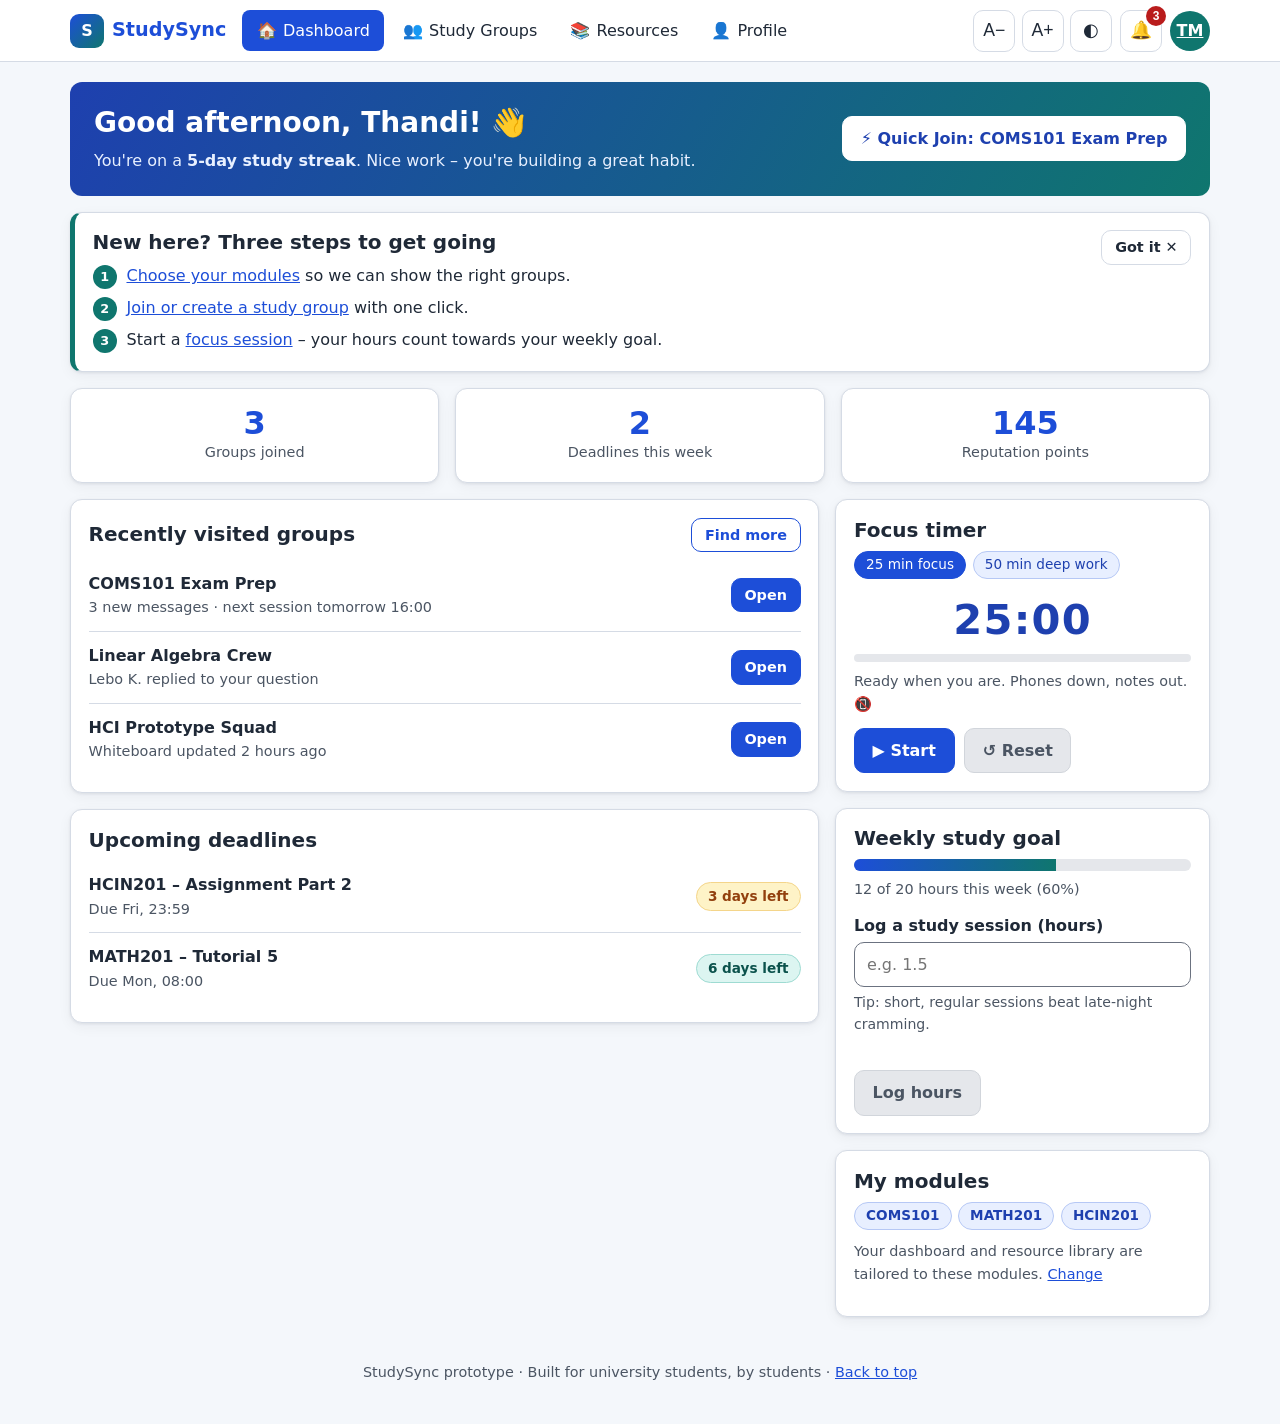
<file: index.html>
<!DOCTYPE html>
<html lang="en">
<head>
<meta charset="utf-8">
<meta name="viewport" content="width=device-width, initial-scale=1">
<title>Dashboard – StudySync</title>
<link rel="stylesheet" href="assets/styles.css">
</head>
<body>
<a class="skip-link" href="#main">Skip to main content</a>
<header class="site-header">
  <div class="header-inner">
    <a class="brand" href="index.html" aria-label="StudySync home"><span class="brand-mark" aria-hidden="true">S</span> StudySync</a>
    <button class="icon-btn menu-toggle" type="button" aria-expanded="false" aria-controls="main-nav" aria-label="Menu">☰</button>
    <nav class="main-nav" id="main-nav" aria-label="Main"><ul><li><a href="index.html" aria-current="page"><span aria-hidden="true">🏠</span> Dashboard</a></li><li><a href="groups.html"><span aria-hidden="true">👥</span> Study Groups</a></li><li><a href="resources.html"><span aria-hidden="true">📚</span> Resources</a></li><li><a href="profile.html"><span aria-hidden="true">👤</span> Profile</a></li></ul></nav>
    <div class="header-tools">
      <div class="a11y-bar" role="group" aria-label="Accessibility options">
        <button type="button" class="icon-btn" id="text-smaller" aria-label="Decrease text size" data-tip="Smaller text">A−</button>
        <button type="button" class="icon-btn" id="text-bigger" aria-label="Increase text size" data-tip="Larger text">A+</button>
        <button type="button" class="icon-btn" id="contrast" aria-pressed="false" aria-label="High contrast mode" data-tip="High contrast">◐</button>
      </div>
      <div class="tool-wrap">
        <button type="button" class="icon-btn" id="bell" aria-expanded="false" aria-controls="notif-pop" aria-label="Notifications, 3 new" data-tip="Notifications">🔔<span class="badge-dot" aria-hidden="true">3</span></button>
        <div class="popover" id="notif-pop" hidden>
          <h2>Notifications</h2>
          <ul>
            <li><b>Lebo K.</b> replied in <a href="group.html">Linear Algebra Crew</a></li>
            <li>Session tomorrow 16:00 – <b>COMS101 Exam Prep</b></li>
            <li>Your resource <b>MATH201 Past Paper 2024</b> was rated 5★ 🎉</li>
          </ul>
        </div>
      </div>
      <a href="profile.html" class="avatar" aria-label="Your profile: Thandi Mokoena">TM</a>
    </div>
  </div>
</header>
<main id="main" tabindex="-1">


<section class="welcome" aria-labelledby="welcome-h">
  <div>
    <h1 id="welcome-h">Good afternoon, Thandi! 👋</h1>
    <p>You're on a <b>5-day study streak</b>. Nice work – you're building a great habit.</p>
  </div>
  <a class="btn" href="group.html">⚡ Quick Join: COMS101 Exam Prep</a>
</section>

<section class="card onboard" id="onboard" aria-labelledby="onboard-h">
  <div>
    <h2 id="onboard-h">New here? Three steps to get going</h2>
    <ol class="steps">
      <li><span class="step-n" aria-hidden="true">1</span> <a href="profile.html">Choose your modules</a> so we can show the right groups.</li>
      <li><span class="step-n" aria-hidden="true">2</span> <a href="groups.html">Join or create a study group</a> with one click.</li>
      <li><span class="step-n" aria-hidden="true">3</span> Start a <a href="#timer-h">focus session</a> – your hours count towards your weekly goal.</li>
    </ol>
  </div>
  <button type="button" class="btn small ghost" id="onboard-close" aria-label="Dismiss getting started tips">Got it ✕</button>
</section>

<div class="grid cols-3" style="margin-bottom:1rem">
  <div class="card stat"><div class="num">3</div><div class="meta">Groups joined</div></div>
  <div class="card stat"><div class="num">2</div><div class="meta">Deadlines this week</div></div>
  <div class="card stat"><div class="num">145</div><div class="meta">Reputation points</div></div>
</div>

<div class="layout-2">
  <div class="grid">
    <section class="card" aria-labelledby="recent-h">
      <h2 id="recent-h">Recently visited groups <a class="btn small secondary" href="groups.html">Find more</a></h2>
      <ul class="list">
        <li><div><div class="item-title">COMS101 Exam Prep</div><div class="meta">3 new messages · next session tomorrow 16:00</div></div><a class="btn small" href="group.html">Open</a></li>
        <li><div><div class="item-title">Linear Algebra Crew</div><div class="meta">Lebo K. replied to your question</div></div><a class="btn small" href="group.html">Open</a></li>
        <li><div><div class="item-title">HCI Prototype Squad</div><div class="meta">Whiteboard updated 2 hours ago</div></div><a class="btn small" href="group.html">Open</a></li>
      </ul>
    </section>

    <section class="card" aria-labelledby="deadline-h">
      <h2 id="deadline-h">Upcoming deadlines</h2>
      <ul class="list">
        <li><div><div class="item-title">HCIN201 – Assignment Part 2</div><div class="meta">Due Fri, 23:59</div></div><span class="chip amber">3 days left</span></li>
        <li><div><div class="item-title">MATH201 – Tutorial 5</div><div class="meta">Due Mon, 08:00</div></div><span class="chip green">6 days left</span></li>
      </ul>
    </section>
  </div>

  <div class="grid">
    <section class="card timer-card" aria-labelledby="timer-h">
      <h2 id="timer-h">Focus timer</h2>
      <div class="timer-mode" role="group" aria-label="Session length">
        <button type="button" class="chip mode-chip" data-minutes="25" aria-pressed="true">25 min focus</button>
        <button type="button" class="chip mode-chip" data-minutes="50" aria-pressed="false">50 min deep work</button>
      </div>
      <div class="timer-face" id="timer-face" role="timer" aria-live="off" aria-label="Time remaining">25:00</div>
      <div class="progress small-bar" aria-hidden="true"><span id="timer-bar" style="width:0%"></span></div>
      <p class="meta" id="timer-status" role="status">Ready when you are. Phones down, notes out. 📵</p>
      <div class="form-actions" style="justify-content:flex-start">
        <button type="button" class="btn" id="timer-start">▶ Start</button>
        <button type="button" class="btn ghost" id="timer-reset" disabled>↺ Reset</button>
      </div>
    </section>
    <section class="card" aria-labelledby="goal-h">
      <h2 id="goal-h">Weekly study goal</h2>
      <div class="progress" id="hours-progress" role="progressbar" aria-valuemin="0" aria-valuemax="100" aria-valuenow="60" aria-labelledby="hours-text"><span id="hours-bar" style="width:60%"></span></div>
      <p id="hours-text" class="meta" style="margin-top:.4rem">12 of 20 hours this week (60%)</p>
      <form id="hours-form" novalidate>
        <div class="field">
          <label for="hours-input">Log a study session (hours)</label>
          <input type="number" id="hours-input" step="0.5" min="0.5" max="12" aria-describedby="hours-hint hours-err" placeholder="e.g. 1.5">
          <div class="hint" id="hours-hint">Tip: short, regular sessions beat late-night cramming.</div>
          <div class="error-msg" id="hours-err" role="alert"></div>
        </div>
        <button class="btn" type="submit" disabled>Log hours</button>
      </form>
    </section>
    <section class="card" aria-labelledby="mods-h">
      <h2 id="mods-h">My modules</h2>
      <div class="chips"><span class="chip">COMS101</span><span class="chip">MATH201</span><span class="chip">HCIN201</span></div>
      <p class="meta" style="margin-top:.6rem">Your dashboard and resource library are tailored to these modules. <a href="profile.html">Change</a></p>
    </section>
  </div>
</div>
</main>
<footer class="site-footer">StudySync prototype · Built for university students, by students · <a href="#main">Back to top</a></footer>
<script src="assets/app.js"></script>
</body>
</html>
</file>
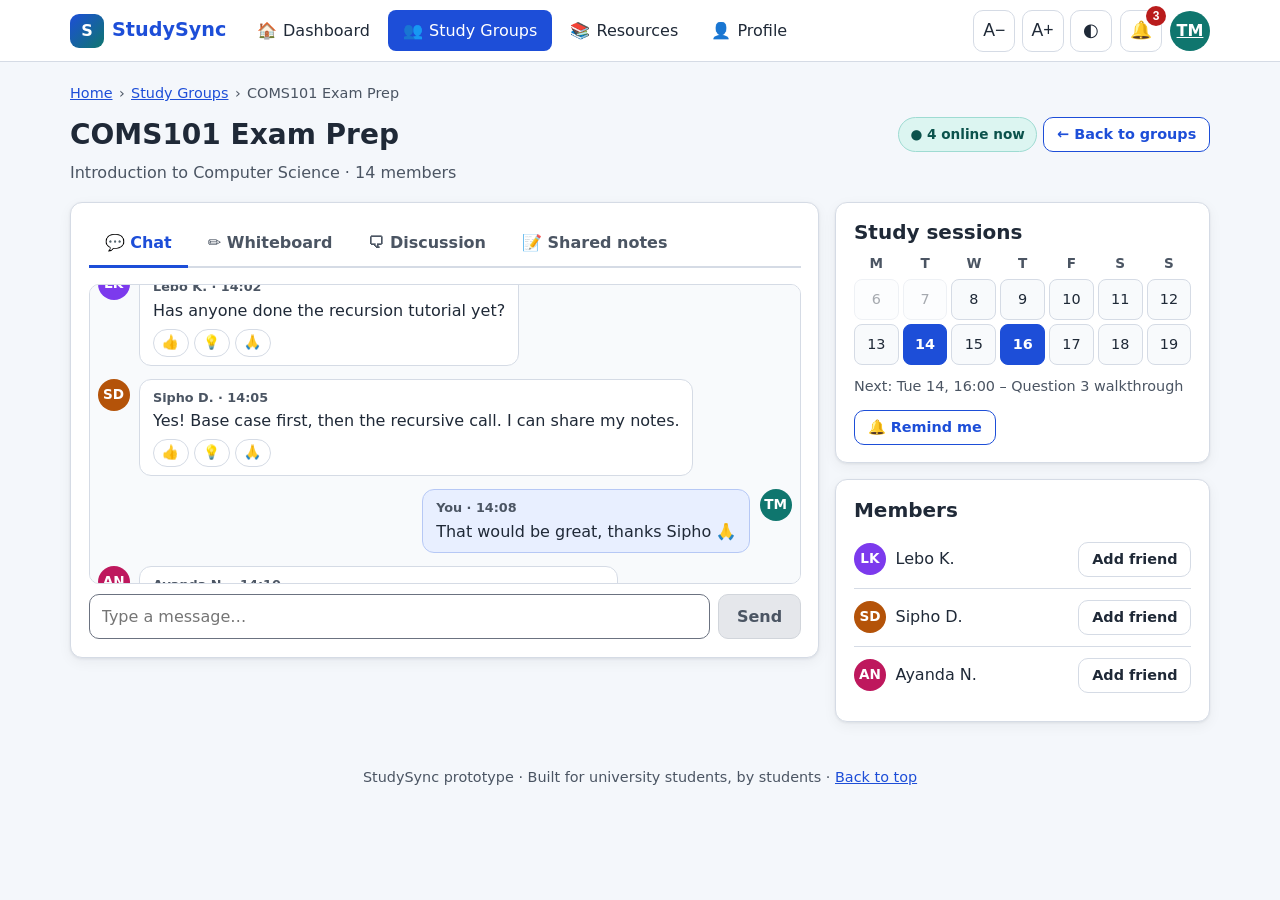
<file: group.html>
<!DOCTYPE html>
<html lang="en">
<head>
<meta charset="utf-8">
<meta name="viewport" content="width=device-width, initial-scale=1">
<title>COMS101 Exam Prep – StudySync</title>
<link rel="stylesheet" href="assets/styles.css">
</head>
<body>
<a class="skip-link" href="#main">Skip to main content</a>
<header class="site-header">
  <div class="header-inner">
    <a class="brand" href="index.html" aria-label="StudySync home"><span class="brand-mark" aria-hidden="true">S</span> StudySync</a>
    <button class="icon-btn menu-toggle" type="button" aria-expanded="false" aria-controls="main-nav" aria-label="Menu">☰</button>
    <nav class="main-nav" id="main-nav" aria-label="Main"><ul><li><a href="index.html"><span aria-hidden="true">🏠</span> Dashboard</a></li><li><a href="groups.html" aria-current="page"><span aria-hidden="true">👥</span> Study Groups</a></li><li><a href="resources.html"><span aria-hidden="true">📚</span> Resources</a></li><li><a href="profile.html"><span aria-hidden="true">👤</span> Profile</a></li></ul></nav>
    <div class="header-tools">
      <div class="a11y-bar" role="group" aria-label="Accessibility options">
        <button type="button" class="icon-btn" id="text-smaller" aria-label="Decrease text size" data-tip="Smaller text">A−</button>
        <button type="button" class="icon-btn" id="text-bigger" aria-label="Increase text size" data-tip="Larger text">A+</button>
        <button type="button" class="icon-btn" id="contrast" aria-pressed="false" aria-label="High contrast mode" data-tip="High contrast">◐</button>
      </div>
      <div class="tool-wrap">
        <button type="button" class="icon-btn" id="bell" aria-expanded="false" aria-controls="notif-pop" aria-label="Notifications, 3 new" data-tip="Notifications">🔔<span class="badge-dot" aria-hidden="true">3</span></button>
        <div class="popover" id="notif-pop" hidden>
          <h2>Notifications</h2>
          <ul>
            <li><b>Lebo K.</b> replied in <a href="group.html">Linear Algebra Crew</a></li>
            <li>Session tomorrow 16:00 – <b>COMS101 Exam Prep</b></li>
            <li>Your resource <b>MATH201 Past Paper 2024</b> was rated 5★ 🎉</li>
          </ul>
        </div>
      </div>
      <a href="profile.html" class="avatar" aria-label="Your profile: Thandi Mokoena">TM</a>
    </div>
  </div>
</header>
<main id="main" tabindex="-1">
<nav class="breadcrumb" aria-label="Breadcrumb"><ol><li><a href="index.html">Home</a></li><li><a href="groups.html">Study Groups</a></li><li aria-current="page">COMS101 Exam Prep</li></ol></nav>

<div class="page-head">
  <div><h1>COMS101 Exam Prep</h1><p>Introduction to Computer Science · 14 members</p></div>
  <div class="chips"><span class="chip green">● 4 online now</span><a class="btn secondary small" href="groups.html">← Back to groups</a></div>
</div>

<div class="layout-2">
  <section class="card" aria-label="Group workspace">
    <div class="tabs" role="tablist" aria-label="Group workspace sections">
      <button role="tab" id="t-chat" aria-selected="true" aria-controls="p-chat">💬 Chat</button>
      <button role="tab" id="t-board" aria-selected="false" tabindex="-1" aria-controls="p-board">✏️ Whiteboard</button>
      <button role="tab" id="t-disc" aria-selected="false" tabindex="-1" aria-controls="p-disc">🗨 Discussion</button>
      <button role="tab" id="t-notes" aria-selected="false" tabindex="-1" aria-controls="p-notes">📝 Shared notes</button>
    </div>

    <div role="tabpanel" id="p-chat" aria-labelledby="t-chat">
      <div class="chat-log" id="chat-log" role="log" aria-live="polite" aria-label="Group chat messages">
        <div class="msg"><span class="avatar sm c2" aria-hidden="true">LK</span><div class="bubble"><div class="who">Lebo K. · 14:02</div><div>Has anyone done the recursion tutorial yet?</div></div></div>
        <div class="msg"><span class="avatar sm c3" aria-hidden="true">SD</span><div class="bubble"><div class="who">Sipho D. · 14:05</div><div>Yes! Base case first, then the recursive call. I can share my notes.</div></div></div>
        <div class="msg me"><span class="avatar sm" aria-hidden="true">TM</span><div class="bubble"><div class="who">You · 14:08</div><div>That would be great, thanks Sipho 🙏</div></div></div>
        <div class="msg"><span class="avatar sm c4" aria-hidden="true">AN</span><div class="bubble"><div class="who">Ayanda N. · 14:10</div><div>Let's go through Question 3 on the whiteboard at 16:00.</div></div></div>
      </div>
      <form id="chat-form" class="chat-form">
        <label for="chat-input" class="sr-only">Type a message</label>
        <input type="text" id="chat-input" placeholder="Type a message…" autocomplete="off">
        <button class="btn" type="submit">Send</button>
      </form>
    </div>

    <div role="tabpanel" id="p-board" aria-labelledby="t-board" hidden>
      <div class="wb-tools" role="group" aria-label="Whiteboard tools">
        <span class="label" style="margin:0">Pen colour:</span>
        <button type="button" class="swatch" data-colour="#1d4ed8" style="background:#1d4ed8" aria-pressed="true" aria-label="Blue pen"></button>
        <button type="button" class="swatch" data-colour="#b91c1c" style="background:#b91c1c" aria-pressed="false" aria-label="Red pen"></button>
        <button type="button" class="swatch" data-colour="#0f766e" style="background:#0f766e" aria-pressed="false" aria-label="Green pen"></button>
        <button type="button" class="btn small danger" id="wb-clear" style="margin-left:auto">🗑 Clear board</button>
      </div>
      <canvas id="whiteboard" class="whiteboard" role="img" aria-label="Shared whiteboard. Current content: Question 3, show that the determinant of AB equals the product of determinants. Step 1 complete."></canvas>
      <p class="hint">Draw with your mouse or finger. Text summary of the board is also posted in the Discussion tab.</p>
    </div>

    <div role="tabpanel" id="p-disc" aria-labelledby="t-disc" hidden>
      <div class="post">
        <div class="post-head"><span><b>Ayanda N.</b> <span class="meta">· Yesterday</span></span><span class="chip">Question</span></div>
        <p>What's the difference between a compiler and an interpreter? I keep mixing them up.</p>
        <div class="post-actions">
          <button type="button" class="btn small ghost" data-report>⚑ Report</button>
        </div>
      </div>
      <div class="post">
        <div class="post-head"><span><b>You</b> <span class="meta">· 2 days ago</span></span><span class="chip green">Tip</span></div>
        <p>Past paper 2023 Section B is a great warm-up for Thursday's session.</p>
        <div class="post-actions">
          <button type="button" class="btn small ghost" data-delete-post><span aria-hidden="true">🗑</span> Delete</button>
        </div>
      </div>
    </div>
    <div role="tabpanel" id="p-notes" aria-labelledby="t-notes" hidden>
      <div class="presence" aria-label="People editing these notes">
        <span class="avatar sm" aria-hidden="true">TM</span><span class="avatar sm c3" aria-hidden="true">SD</span>
        <span class="meta" id="presence-text" role="status">You and Sipho D. are editing</span>
        <span class="save-state" id="save-state" role="status">✓ All changes saved</span>
      </div>
      <label for="notes-area" class="sr-only">Shared notes for COMS101 Exam Prep</label>
      <textarea id="notes-area" class="notes-area" aria-describedby="notes-hint">COMS101 – Recursion summary
• Every recursive function needs a BASE CASE that stops the calls.
• Each call must move closer to the base case.
</textarea>
      <p class="hint" id="notes-hint">Everyone in the group can edit these notes. Changes save automatically and show who is typing.</p>
    </div>
  </section>

  <aside class="grid" aria-label="Group details">
    <section class="card">
      <h2>Study sessions</h2>
      <div class="calendar" role="img" aria-label="Calendar: sessions on Tuesday 14 and Thursday 16">
        <div class="dow">M</div><div class="dow">T</div><div class="dow">W</div><div class="dow">T</div><div class="dow">F</div><div class="dow">S</div><div class="dow">S</div>
        <div class="day muted">6</div><div class="day muted">7</div><div class="day">8</div><div class="day">9</div><div class="day">10</div><div class="day">11</div><div class="day">12</div>
        <div class="day">13</div><div class="day event">14</div><div class="day">15</div><div class="day event">16</div><div class="day">17</div><div class="day">18</div><div class="day">19</div>
      </div>
      <p class="meta" style="margin-top:.6rem">Next: Tue 14, 16:00 – Question 3 walkthrough</p>
      <button type="button" class="btn small secondary" onclick="toast('Reminder set for 15:45. You can change it any time.', {type:'success'})">🔔 Remind me</button>
    </section>
    <section class="card">
      <h2>Members</h2>
      <ul class="list">
        <li><span style="display:flex;gap:.6rem;align-items:center"><span class="avatar sm c2" aria-hidden="true">LK</span>Lebo K.</span><button type="button" class="btn small ghost" data-friend="Lebo K." aria-pressed="false">Add friend</button></li>
        <li><span style="display:flex;gap:.6rem;align-items:center"><span class="avatar sm c3" aria-hidden="true">SD</span>Sipho D.</span><button type="button" class="btn small ghost" data-friend="Sipho D." aria-pressed="false">Add friend</button></li>
        <li><span style="display:flex;gap:.6rem;align-items:center"><span class="avatar sm c4" aria-hidden="true">AN</span>Ayanda N.</span><button type="button" class="btn small ghost" data-friend="Ayanda N." aria-pressed="false">Add friend</button></li>
      </ul>
    </section>
  </aside>
</div>

<dialog id="report-dialog" aria-labelledby="rep-h">
  <form method="dialog">
    <h2 id="rep-h">Report this content</h2>
    <div class="field">
      <label for="rep-reason">What's the problem?</label>
      <select id="rep-reason"><option>Inappropriate or disrespectful</option><option>Incorrect or misleading</option><option>Spam</option><option>Copyright concern</option></select>
    </div>
    <div class="form-actions"><button type="button" class="btn ghost" data-cancel>Cancel</button><button type="submit" class="btn">Send report</button></div>
  </form>
</dialog>
</main>
<footer class="site-footer">StudySync prototype · Built for university students, by students · <a href="#main">Back to top</a></footer>
<script src="assets/app.js"></script>
</body>
</html>
</file>
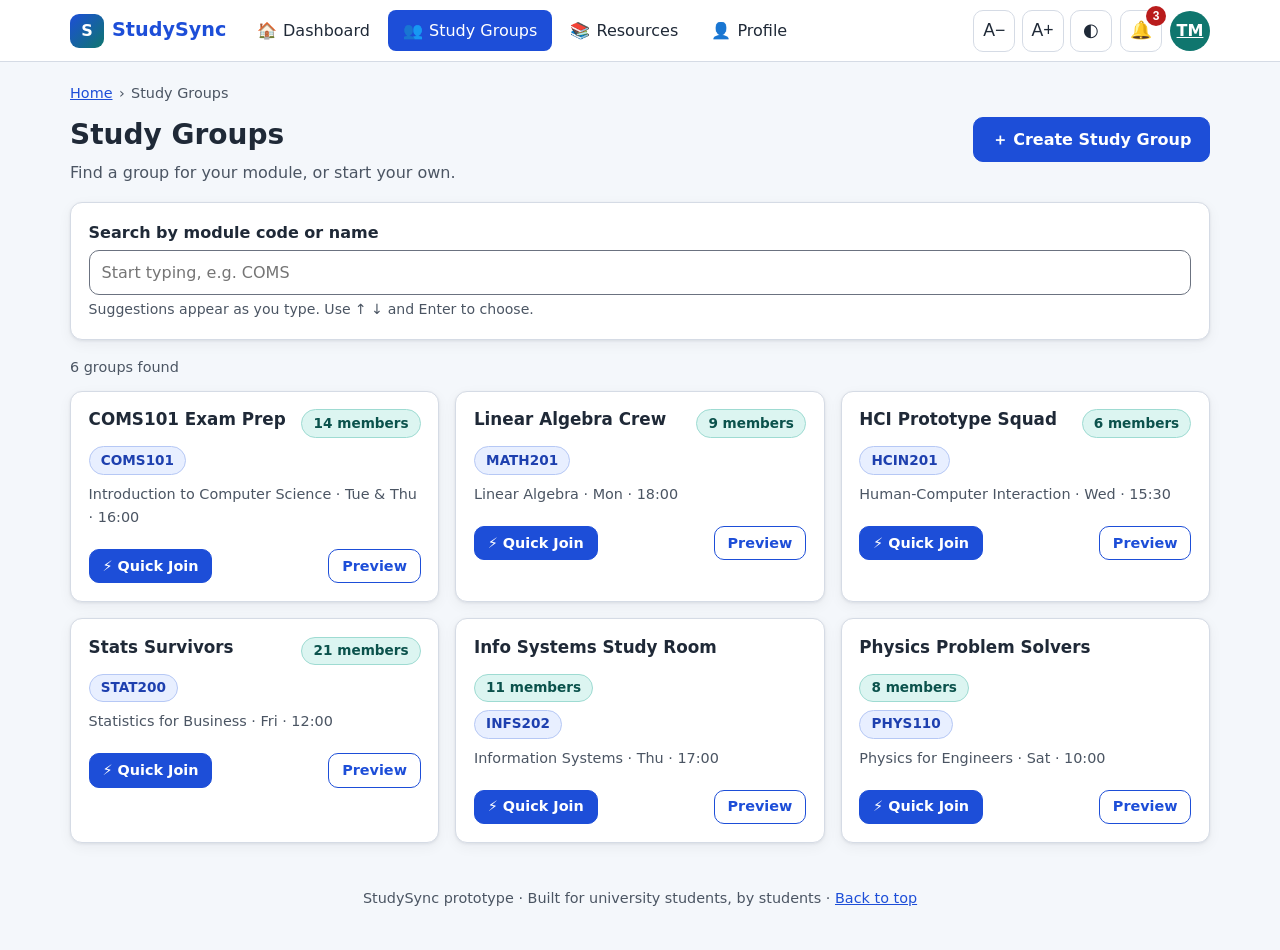
<file: groups.html>
<!DOCTYPE html>
<html lang="en">
<head>
<meta charset="utf-8">
<meta name="viewport" content="width=device-width, initial-scale=1">
<title>Study Groups – StudySync</title>
<link rel="stylesheet" href="assets/styles.css">
</head>
<body>
<a class="skip-link" href="#main">Skip to main content</a>
<header class="site-header">
  <div class="header-inner">
    <a class="brand" href="index.html" aria-label="StudySync home"><span class="brand-mark" aria-hidden="true">S</span> StudySync</a>
    <button class="icon-btn menu-toggle" type="button" aria-expanded="false" aria-controls="main-nav" aria-label="Menu">☰</button>
    <nav class="main-nav" id="main-nav" aria-label="Main"><ul><li><a href="index.html"><span aria-hidden="true">🏠</span> Dashboard</a></li><li><a href="groups.html" aria-current="page"><span aria-hidden="true">👥</span> Study Groups</a></li><li><a href="resources.html"><span aria-hidden="true">📚</span> Resources</a></li><li><a href="profile.html"><span aria-hidden="true">👤</span> Profile</a></li></ul></nav>
    <div class="header-tools">
      <div class="a11y-bar" role="group" aria-label="Accessibility options">
        <button type="button" class="icon-btn" id="text-smaller" aria-label="Decrease text size" data-tip="Smaller text">A−</button>
        <button type="button" class="icon-btn" id="text-bigger" aria-label="Increase text size" data-tip="Larger text">A+</button>
        <button type="button" class="icon-btn" id="contrast" aria-pressed="false" aria-label="High contrast mode" data-tip="High contrast">◐</button>
      </div>
      <div class="tool-wrap">
        <button type="button" class="icon-btn" id="bell" aria-expanded="false" aria-controls="notif-pop" aria-label="Notifications, 3 new" data-tip="Notifications">🔔<span class="badge-dot" aria-hidden="true">3</span></button>
        <div class="popover" id="notif-pop" hidden>
          <h2>Notifications</h2>
          <ul>
            <li><b>Lebo K.</b> replied in <a href="group.html">Linear Algebra Crew</a></li>
            <li>Session tomorrow 16:00 – <b>COMS101 Exam Prep</b></li>
            <li>Your resource <b>MATH201 Past Paper 2024</b> was rated 5★ 🎉</li>
          </ul>
        </div>
      </div>
      <a href="profile.html" class="avatar" aria-label="Your profile: Thandi Mokoena">TM</a>
    </div>
  </div>
</header>
<main id="main" tabindex="-1">
<nav class="breadcrumb" aria-label="Breadcrumb"><ol><li><a href="index.html">Home</a></li><li aria-current="page">Study Groups</li></ol></nav>

<div class="page-head">
  <div><h1>Study Groups</h1><p>Find a group for your module, or start your own.</p></div>
  <button type="button" class="btn" id="open-create">＋ Create Study Group</button>
</div>

<section class="card" style="margin-bottom:1rem" aria-label="Search study groups">
  <div class="field search-wrap" style="margin-bottom:0">
    <label for="module-search">Search by module code or name</label>
    <input type="search" id="module-search" role="combobox" aria-expanded="false" aria-controls="module-suggestions" aria-autocomplete="list" autocomplete="off" placeholder="Start typing, e.g. COMS" value="">
    <ul class="suggestions" id="module-suggestions" role="listbox" hidden></ul>
    <div class="hint">Suggestions appear as you type. Use ↑ ↓ and Enter to choose.</div>
  </div>
</section>

<p id="result-count" class="meta" role="status" aria-live="polite">6 groups found</p>
<div class="grid cols-3" id="group-grid">
<article class="card group-card" data-module="COMS101" data-title="COMS101 Exam Prep">
  <div class="row"><h3>COMS101 Exam Prep</h3><span class="chip green">14 members</span></div>
  <div class="chips"><span class="chip">COMS101</span></div>
  <p class="meta">Introduction to Computer Science · Tue & Thu · 16:00</p>
  <div class="row">
    <button type="button" class="btn small" data-join="COMS101 Exam Prep">⚡ Quick Join</button>
    <a class="btn small secondary" href="group.html">Preview</a>
  </div>
</article>
<article class="card group-card" data-module="MATH201" data-title="Linear Algebra Crew">
  <div class="row"><h3>Linear Algebra Crew</h3><span class="chip green">9 members</span></div>
  <div class="chips"><span class="chip">MATH201</span></div>
  <p class="meta">Linear Algebra · Mon · 18:00</p>
  <div class="row">
    <button type="button" class="btn small" data-join="Linear Algebra Crew">⚡ Quick Join</button>
    <a class="btn small secondary" href="group.html">Preview</a>
  </div>
</article>
<article class="card group-card" data-module="HCIN201" data-title="HCI Prototype Squad">
  <div class="row"><h3>HCI Prototype Squad</h3><span class="chip green">6 members</span></div>
  <div class="chips"><span class="chip">HCIN201</span></div>
  <p class="meta">Human-Computer Interaction · Wed · 15:30</p>
  <div class="row">
    <button type="button" class="btn small" data-join="HCI Prototype Squad">⚡ Quick Join</button>
    <a class="btn small secondary" href="group.html">Preview</a>
  </div>
</article>
<article class="card group-card" data-module="STAT200" data-title="Stats Survivors">
  <div class="row"><h3>Stats Survivors</h3><span class="chip green">21 members</span></div>
  <div class="chips"><span class="chip">STAT200</span></div>
  <p class="meta">Statistics for Business · Fri · 12:00</p>
  <div class="row">
    <button type="button" class="btn small" data-join="Stats Survivors">⚡ Quick Join</button>
    <a class="btn small secondary" href="group.html">Preview</a>
  </div>
</article>
<article class="card group-card" data-module="INFS202" data-title="Info Systems Study Room">
  <div class="row"><h3>Info Systems Study Room</h3><span class="chip green">11 members</span></div>
  <div class="chips"><span class="chip">INFS202</span></div>
  <p class="meta">Information Systems · Thu · 17:00</p>
  <div class="row">
    <button type="button" class="btn small" data-join="Info Systems Study Room">⚡ Quick Join</button>
    <a class="btn small secondary" href="group.html">Preview</a>
  </div>
</article>
<article class="card group-card" data-module="PHYS110" data-title="Physics Problem Solvers">
  <div class="row"><h3>Physics Problem Solvers</h3><span class="chip green">8 members</span></div>
  <div class="chips"><span class="chip">PHYS110</span></div>
  <p class="meta">Physics for Engineers · Sat · 10:00</p>
  <div class="row">
    <button type="button" class="btn small" data-join="Physics Problem Solvers">⚡ Quick Join</button>
    <a class="btn small secondary" href="group.html">Preview</a>
  </div>
</article></div>

<dialog id="create-dialog" aria-labelledby="create-h">
  <form method="dialog" novalidate>
    <h2 id="create-h">Create a study group</h2>
    <div class="field">
      <label for="g-name">Group name <span aria-hidden="true">*</span></label>
      <input type="text" id="g-name" required aria-describedby="g-name-err" placeholder="e.g. Databases Night Owls">
      <div class="error-msg" id="g-name-err" role="alert"></div>
    </div>
    <div class="field">
      <label for="g-module">Module <span aria-hidden="true">*</span></label>
      <select id="g-module" required>
        <option value="">Choose a module…</option>
        <option>COMS101</option><option>MATH201</option><option>HCIN201</option><option>INFS202</option><option>STAT200</option>
      </select>
    </div>
    <div class="hint" style="margin-bottom:1rem">The Create button unlocks once the required fields are complete.</div>
    <div class="form-actions">
      <button type="button" class="btn ghost" data-cancel>Cancel</button>
      <button type="submit" class="btn" disabled>Create Study Group</button>
    </div>
  </form>
</dialog>
</main>
<footer class="site-footer">StudySync prototype · Built for university students, by students · <a href="#main">Back to top</a></footer>
<script src="assets/app.js"></script>
</body>
</html>
</file>
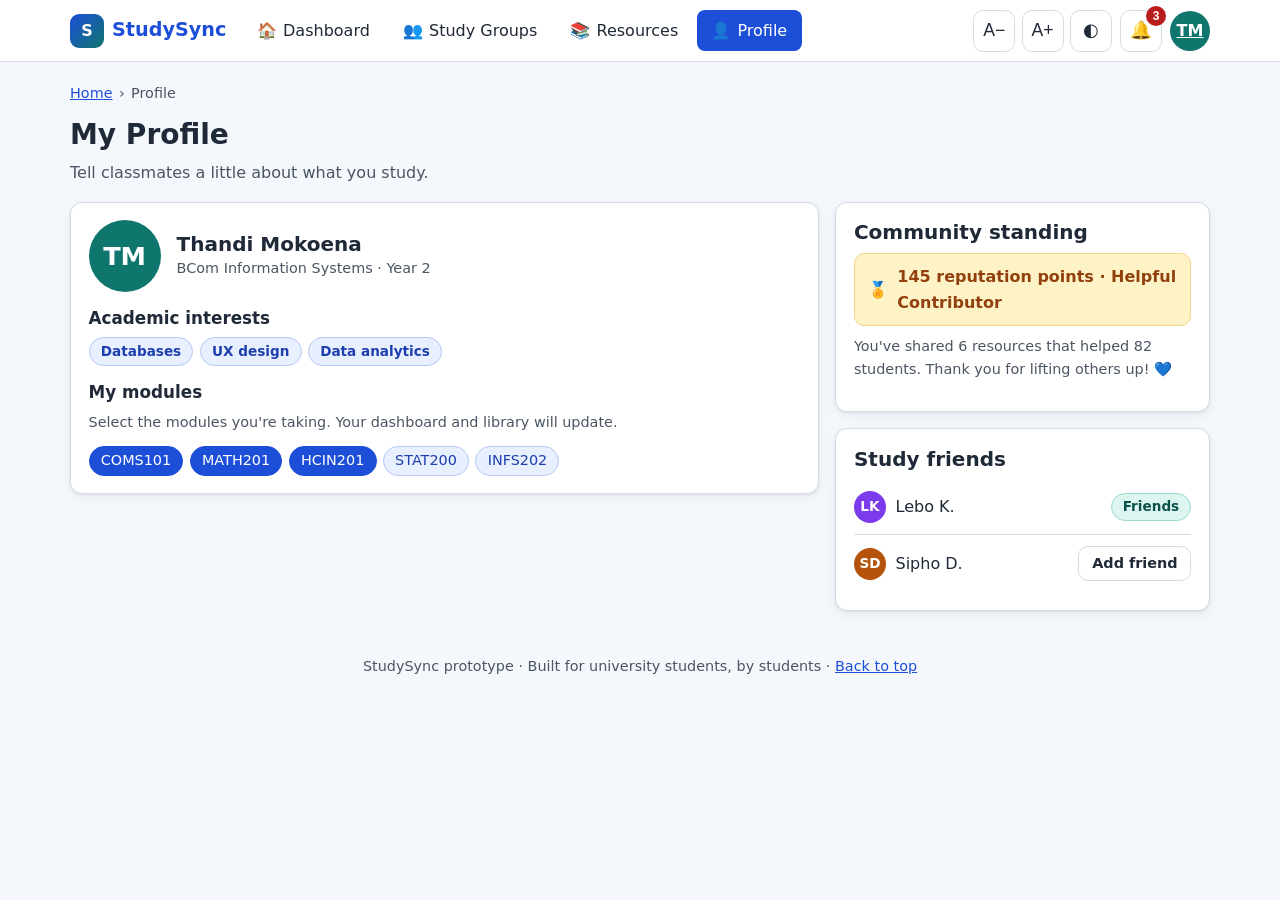
<file: profile.html>
<!DOCTYPE html>
<html lang="en">
<head>
<meta charset="utf-8">
<meta name="viewport" content="width=device-width, initial-scale=1">
<title>My Profile – StudySync</title>
<link rel="stylesheet" href="assets/styles.css">
</head>
<body>
<a class="skip-link" href="#main">Skip to main content</a>
<header class="site-header">
  <div class="header-inner">
    <a class="brand" href="index.html" aria-label="StudySync home"><span class="brand-mark" aria-hidden="true">S</span> StudySync</a>
    <button class="icon-btn menu-toggle" type="button" aria-expanded="false" aria-controls="main-nav" aria-label="Menu">☰</button>
    <nav class="main-nav" id="main-nav" aria-label="Main"><ul><li><a href="index.html"><span aria-hidden="true">🏠</span> Dashboard</a></li><li><a href="groups.html"><span aria-hidden="true">👥</span> Study Groups</a></li><li><a href="resources.html"><span aria-hidden="true">📚</span> Resources</a></li><li><a href="profile.html" aria-current="page"><span aria-hidden="true">👤</span> Profile</a></li></ul></nav>
    <div class="header-tools">
      <div class="a11y-bar" role="group" aria-label="Accessibility options">
        <button type="button" class="icon-btn" id="text-smaller" aria-label="Decrease text size" data-tip="Smaller text">A−</button>
        <button type="button" class="icon-btn" id="text-bigger" aria-label="Increase text size" data-tip="Larger text">A+</button>
        <button type="button" class="icon-btn" id="contrast" aria-pressed="false" aria-label="High contrast mode" data-tip="High contrast">◐</button>
      </div>
      <div class="tool-wrap">
        <button type="button" class="icon-btn" id="bell" aria-expanded="false" aria-controls="notif-pop" aria-label="Notifications, 3 new" data-tip="Notifications">🔔<span class="badge-dot" aria-hidden="true">3</span></button>
        <div class="popover" id="notif-pop" hidden>
          <h2>Notifications</h2>
          <ul>
            <li><b>Lebo K.</b> replied in <a href="group.html">Linear Algebra Crew</a></li>
            <li>Session tomorrow 16:00 – <b>COMS101 Exam Prep</b></li>
            <li>Your resource <b>MATH201 Past Paper 2024</b> was rated 5★ 🎉</li>
          </ul>
        </div>
      </div>
      <a href="profile.html" class="avatar" aria-label="Your profile: Thandi Mokoena">TM</a>
    </div>
  </div>
</header>
<main id="main" tabindex="-1">
<nav class="breadcrumb" aria-label="Breadcrumb"><ol><li><a href="index.html">Home</a></li><li aria-current="page">Profile</li></ol></nav>

<div class="page-head"><div><h1>My Profile</h1><p>Tell classmates a little about what you study.</p></div></div>
<div class="layout-2">
  <section class="card" aria-labelledby="me-h">
    <div style="display:flex;gap:1rem;align-items:center;margin-bottom:1rem">
      <span class="avatar" style="width:72px;height:72px;font-size:1.6rem" aria-hidden="true">TM</span>
      <div><h2 id="me-h" style="margin:0">Thandi Mokoena</h2><p class="meta" style="margin:0">BCom Information Systems · Year 2</p></div>
    </div>
    <h3>Academic interests</h3>
    <div class="chips" style="margin-bottom:1rem"><span class="chip">Databases</span><span class="chip">UX design</span><span class="chip">Data analytics</span></div>
    <h3>My modules</h3>
    <p class="meta">Select the modules you're taking. Your dashboard and library will update.</p>
    <div class="chips" role="group" aria-label="My modules">
      <button type="button" class="chip filter-chip" data-module-toggle="COMS101" aria-pressed="true">COMS101</button>
      <button type="button" class="chip filter-chip" data-module-toggle="MATH201" aria-pressed="true">MATH201</button>
      <button type="button" class="chip filter-chip" data-module-toggle="HCIN201" aria-pressed="true">HCIN201</button>
      <button type="button" class="chip filter-chip" data-module-toggle="STAT200" aria-pressed="false">STAT200</button>
      <button type="button" class="chip filter-chip" data-module-toggle="INFS202" aria-pressed="false">INFS202</button>
    </div>
  </section>
  <aside class="grid">
    <section class="card">
      <h2>Community standing</h2>
      <div class="reputation"><span aria-hidden="true">🏅</span> 145 reputation points · Helpful Contributor</div>
      <p class="meta" style="margin-top:.6rem">You've shared 6 resources that helped 82 students. Thank you for lifting others up! 💙</p>
    </section>
    <section class="card">
      <h2>Study friends</h2>
      <ul class="list">
        <li><span style="display:flex;gap:.6rem;align-items:center"><span class="avatar sm c2" aria-hidden="true">LK</span>Lebo K.</span><span class="chip green">Friends</span></li>
        <li><span style="display:flex;gap:.6rem;align-items:center"><span class="avatar sm c3" aria-hidden="true">SD</span>Sipho D.</span><button type="button" class="btn small ghost" data-friend="Sipho D." aria-pressed="false">Add friend</button></li>
      </ul>
    </section>
  </aside>
</div>
</main>
<footer class="site-footer">StudySync prototype · Built for university students, by students · <a href="#main">Back to top</a></footer>
<script src="assets/app.js"></script>
</body>
</html>
</file>
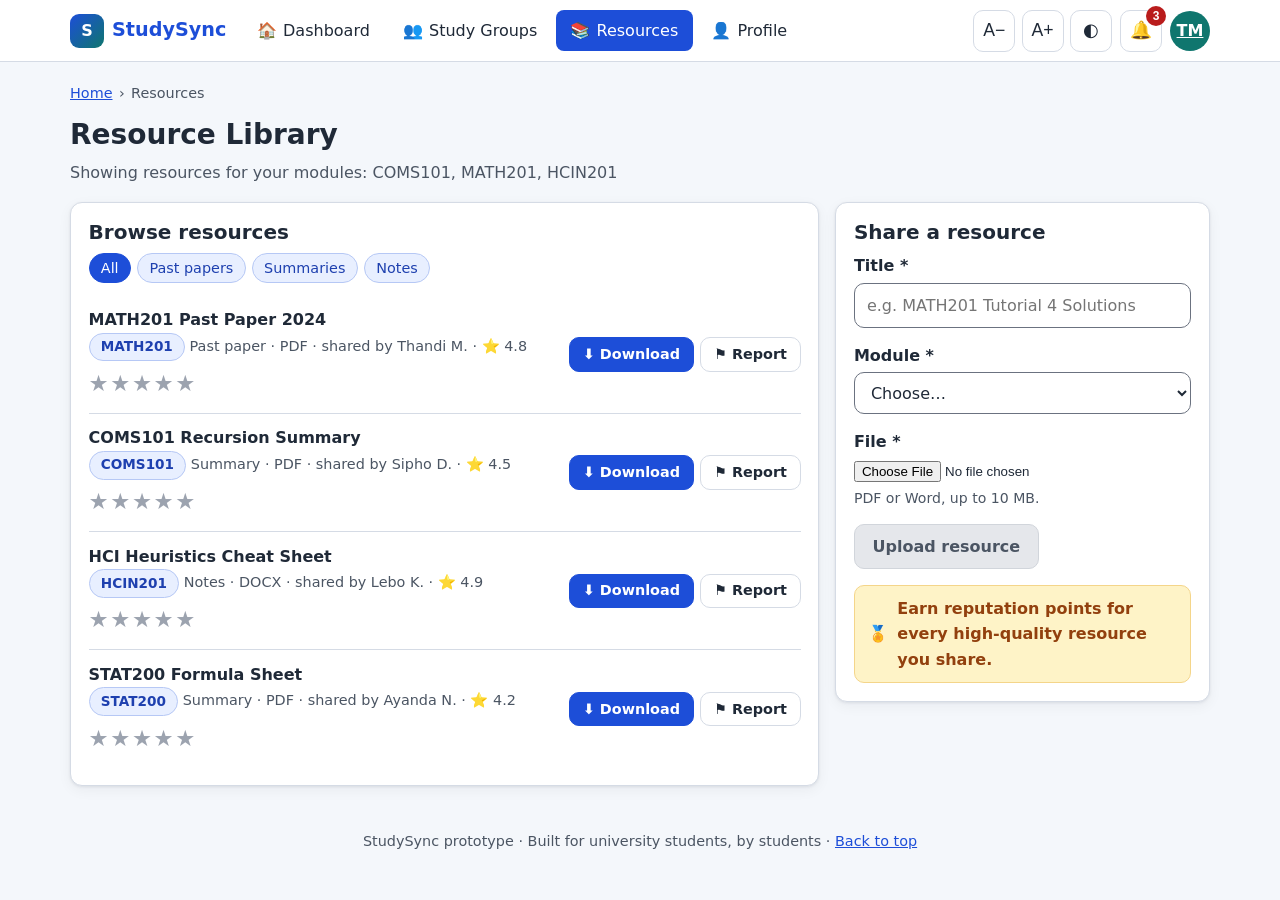
<file: resources.html>
<!DOCTYPE html>
<html lang="en">
<head>
<meta charset="utf-8">
<meta name="viewport" content="width=device-width, initial-scale=1">
<title>Resource Library – StudySync</title>
<link rel="stylesheet" href="assets/styles.css">
</head>
<body>
<a class="skip-link" href="#main">Skip to main content</a>
<header class="site-header">
  <div class="header-inner">
    <a class="brand" href="index.html" aria-label="StudySync home"><span class="brand-mark" aria-hidden="true">S</span> StudySync</a>
    <button class="icon-btn menu-toggle" type="button" aria-expanded="false" aria-controls="main-nav" aria-label="Menu">☰</button>
    <nav class="main-nav" id="main-nav" aria-label="Main"><ul><li><a href="index.html"><span aria-hidden="true">🏠</span> Dashboard</a></li><li><a href="groups.html"><span aria-hidden="true">👥</span> Study Groups</a></li><li><a href="resources.html" aria-current="page"><span aria-hidden="true">📚</span> Resources</a></li><li><a href="profile.html"><span aria-hidden="true">👤</span> Profile</a></li></ul></nav>
    <div class="header-tools">
      <div class="a11y-bar" role="group" aria-label="Accessibility options">
        <button type="button" class="icon-btn" id="text-smaller" aria-label="Decrease text size" data-tip="Smaller text">A−</button>
        <button type="button" class="icon-btn" id="text-bigger" aria-label="Increase text size" data-tip="Larger text">A+</button>
        <button type="button" class="icon-btn" id="contrast" aria-pressed="false" aria-label="High contrast mode" data-tip="High contrast">◐</button>
      </div>
      <div class="tool-wrap">
        <button type="button" class="icon-btn" id="bell" aria-expanded="false" aria-controls="notif-pop" aria-label="Notifications, 3 new" data-tip="Notifications">🔔<span class="badge-dot" aria-hidden="true">3</span></button>
        <div class="popover" id="notif-pop" hidden>
          <h2>Notifications</h2>
          <ul>
            <li><b>Lebo K.</b> replied in <a href="group.html">Linear Algebra Crew</a></li>
            <li>Session tomorrow 16:00 – <b>COMS101 Exam Prep</b></li>
            <li>Your resource <b>MATH201 Past Paper 2024</b> was rated 5★ 🎉</li>
          </ul>
        </div>
      </div>
      <a href="profile.html" class="avatar" aria-label="Your profile: Thandi Mokoena">TM</a>
    </div>
  </div>
</header>
<main id="main" tabindex="-1">
<nav class="breadcrumb" aria-label="Breadcrumb"><ol><li><a href="index.html">Home</a></li><li aria-current="page">Resources</li></ol></nav>

<div class="page-head"><div><h1>Resource Library</h1><p>Showing resources for your modules: COMS101, MATH201, HCIN201</p></div></div>
<div class="layout-2">
  <section class="card" aria-labelledby="lib-h">
    <h2 id="lib-h">Browse resources</h2>
    <div class="chips" role="group" aria-label="Filter by type" data-filter-group style="margin-bottom:.8rem">
      <button type="button" class="chip filter-chip" data-filter="all" aria-pressed="true">All</button>
      <button type="button" class="chip filter-chip" data-filter="Past paper" aria-pressed="false">Past papers</button>
      <button type="button" class="chip filter-chip" data-filter="Summary" aria-pressed="false">Summaries</button>
      <button type="button" class="chip filter-chip" data-filter="Notes" aria-pressed="false">Notes</button>
    </div>
    <p id="filter-status" class="sr-only" role="status" aria-live="polite"></p>
    <ul class="list">
<li data-type="Past paper">
  <div style="flex:1">
    <div class="item-title">MATH201 Past Paper 2024</div>
    <div class="meta"><span class="chip">MATH201</span> Past paper · PDF · shared by Thandi M. · ⭐ 4.8</div>
    <fieldset style="border:0;padding:0;margin:.3rem 0 0">
      <legend class="sr-only">Rate MATH201 Past Paper 2024</legend>
      <div class="stars">
        <input type="radio" name="rate0" id="r0-5" value="5"><label for="r0-5" aria-label="5 stars">★</label><input type="radio" name="rate0" id="r0-4" value="4"><label for="r0-4" aria-label="4 stars">★</label><input type="radio" name="rate0" id="r0-3" value="3"><label for="r0-3" aria-label="3 stars">★</label><input type="radio" name="rate0" id="r0-2" value="2"><label for="r0-2" aria-label="2 stars">★</label><input type="radio" name="rate0" id="r0-1" value="1"><label for="r0-1" aria-label="1 star">★</label>
      </div>
    </fieldset>
  </div>
  <div style="display:flex;gap:.4rem;flex-wrap:wrap">
    <button type="button" class="btn small" onclick="toast('Downloading MATH201 Past Paper 2024…')">⬇ Download</button>
    <button type="button" class="btn small ghost" data-report>⚑ Report</button>
  </div>
</li>
<li data-type="Summary">
  <div style="flex:1">
    <div class="item-title">COMS101 Recursion Summary</div>
    <div class="meta"><span class="chip">COMS101</span> Summary · PDF · shared by Sipho D. · ⭐ 4.5</div>
    <fieldset style="border:0;padding:0;margin:.3rem 0 0">
      <legend class="sr-only">Rate COMS101 Recursion Summary</legend>
      <div class="stars">
        <input type="radio" name="rate1" id="r1-5" value="5"><label for="r1-5" aria-label="5 stars">★</label><input type="radio" name="rate1" id="r1-4" value="4"><label for="r1-4" aria-label="4 stars">★</label><input type="radio" name="rate1" id="r1-3" value="3"><label for="r1-3" aria-label="3 stars">★</label><input type="radio" name="rate1" id="r1-2" value="2"><label for="r1-2" aria-label="2 stars">★</label><input type="radio" name="rate1" id="r1-1" value="1"><label for="r1-1" aria-label="1 star">★</label>
      </div>
    </fieldset>
  </div>
  <div style="display:flex;gap:.4rem;flex-wrap:wrap">
    <button type="button" class="btn small" onclick="toast('Downloading COMS101 Recursion Summary…')">⬇ Download</button>
    <button type="button" class="btn small ghost" data-report>⚑ Report</button>
  </div>
</li>
<li data-type="Notes">
  <div style="flex:1">
    <div class="item-title">HCI Heuristics Cheat Sheet</div>
    <div class="meta"><span class="chip">HCIN201</span> Notes · DOCX · shared by Lebo K. · ⭐ 4.9</div>
    <fieldset style="border:0;padding:0;margin:.3rem 0 0">
      <legend class="sr-only">Rate HCI Heuristics Cheat Sheet</legend>
      <div class="stars">
        <input type="radio" name="rate2" id="r2-5" value="5"><label for="r2-5" aria-label="5 stars">★</label><input type="radio" name="rate2" id="r2-4" value="4"><label for="r2-4" aria-label="4 stars">★</label><input type="radio" name="rate2" id="r2-3" value="3"><label for="r2-3" aria-label="3 stars">★</label><input type="radio" name="rate2" id="r2-2" value="2"><label for="r2-2" aria-label="2 stars">★</label><input type="radio" name="rate2" id="r2-1" value="1"><label for="r2-1" aria-label="1 star">★</label>
      </div>
    </fieldset>
  </div>
  <div style="display:flex;gap:.4rem;flex-wrap:wrap">
    <button type="button" class="btn small" onclick="toast('Downloading HCI Heuristics Cheat Sheet…')">⬇ Download</button>
    <button type="button" class="btn small ghost" data-report>⚑ Report</button>
  </div>
</li>
<li data-type="Summary">
  <div style="flex:1">
    <div class="item-title">STAT200 Formula Sheet</div>
    <div class="meta"><span class="chip">STAT200</span> Summary · PDF · shared by Ayanda N. · ⭐ 4.2</div>
    <fieldset style="border:0;padding:0;margin:.3rem 0 0">
      <legend class="sr-only">Rate STAT200 Formula Sheet</legend>
      <div class="stars">
        <input type="radio" name="rate3" id="r3-5" value="5"><label for="r3-5" aria-label="5 stars">★</label><input type="radio" name="rate3" id="r3-4" value="4"><label for="r3-4" aria-label="4 stars">★</label><input type="radio" name="rate3" id="r3-3" value="3"><label for="r3-3" aria-label="3 stars">★</label><input type="radio" name="rate3" id="r3-2" value="2"><label for="r3-2" aria-label="2 stars">★</label><input type="radio" name="rate3" id="r3-1" value="1"><label for="r3-1" aria-label="1 star">★</label>
      </div>
    </fieldset>
  </div>
  <div style="display:flex;gap:.4rem;flex-wrap:wrap">
    <button type="button" class="btn small" onclick="toast('Downloading STAT200 Formula Sheet…')">⬇ Download</button>
    <button type="button" class="btn small ghost" data-report>⚑ Report</button>
  </div>
</li></ul>
  </section>

  <section class="card" aria-labelledby="up-h">
    <h2 id="up-h">Share a resource</h2>
    <form id="upload-form" novalidate>
      <div class="field"><label for="u-title">Title <span aria-hidden="true">*</span></label><input type="text" id="u-title" placeholder="e.g. MATH201 Tutorial 4 Solutions"></div>
      <div class="field"><label for="u-module">Module <span aria-hidden="true">*</span></label>
        <select id="u-module"><option value="">Choose…</option><option>COMS101</option><option>MATH201</option><option>HCIN201</option></select></div>
      <div class="field"><label for="u-file">File <span aria-hidden="true">*</span></label><input type="file" id="u-file" accept=".pdf,.doc,.docx"><div class="hint">PDF or Word, up to 10 MB.</div></div>
      <div class="progress" id="upload-progress" role="progressbar" aria-valuemin="0" aria-valuemax="100" aria-valuenow="0" aria-label="Upload progress" hidden><span id="upload-bar" style="width:0"></span></div>
      <p id="upload-status" class="ok-msg" role="status" aria-live="polite"></p>
      <button class="btn" type="submit" disabled>Upload resource</button>
    </form>
    <div class="reputation" style="margin-top:1rem"><span aria-hidden="true">🏅</span> Earn reputation points for every high-quality resource you share.</div>
  </section>
</div>
<dialog id="report-dialog" aria-labelledby="rep-h">
  <form method="dialog">
    <h2 id="rep-h">Report this content</h2>
    <div class="field"><label for="rep-reason">What's the problem?</label>
      <select id="rep-reason"><option>Inappropriate or disrespectful</option><option>Incorrect or misleading</option><option>Spam</option><option>Copyright concern</option></select></div>
    <div class="form-actions"><button type="button" class="btn ghost" data-cancel>Cancel</button><button type="submit" class="btn">Send report</button></div>
  </form>
</dialog>
</main>
<footer class="site-footer">StudySync prototype · Built for university students, by students · <a href="#main">Back to top</a></footer>
<script src="assets/app.js"></script>
</body>
</html>
</file>
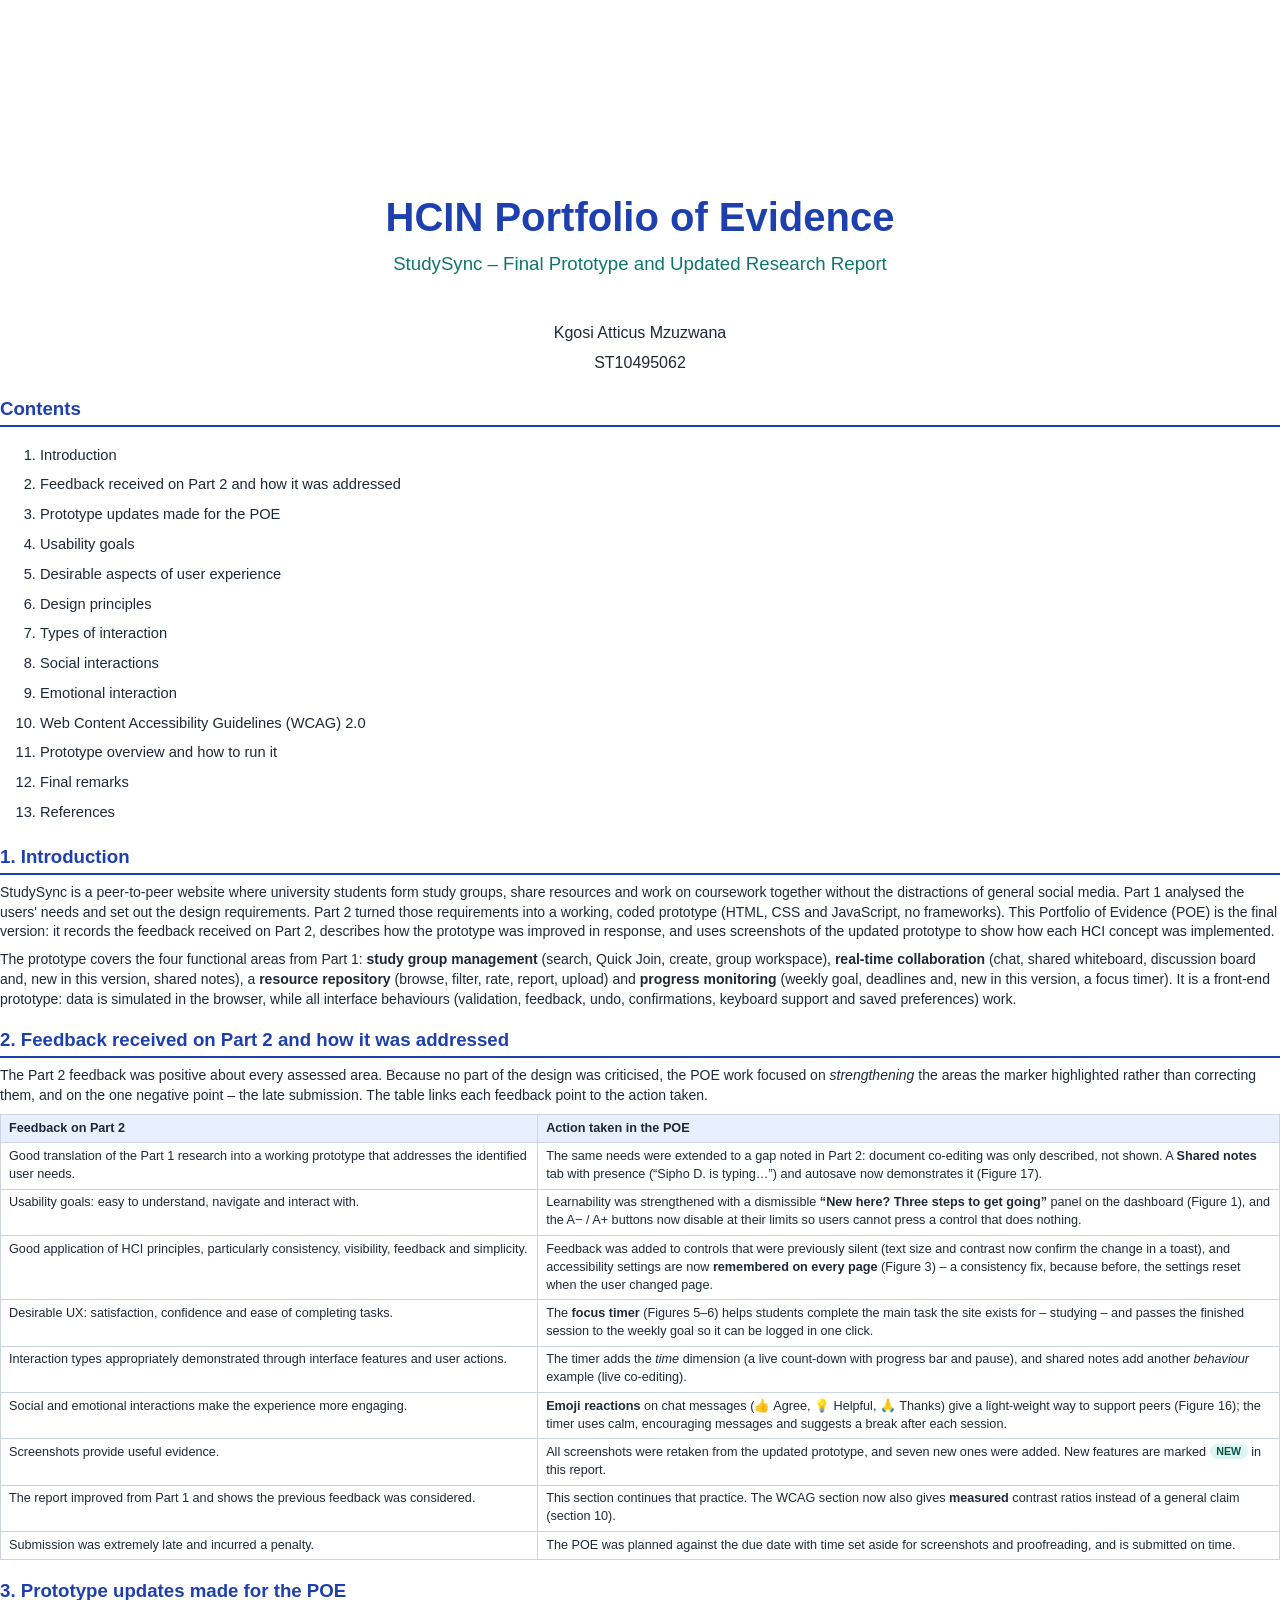
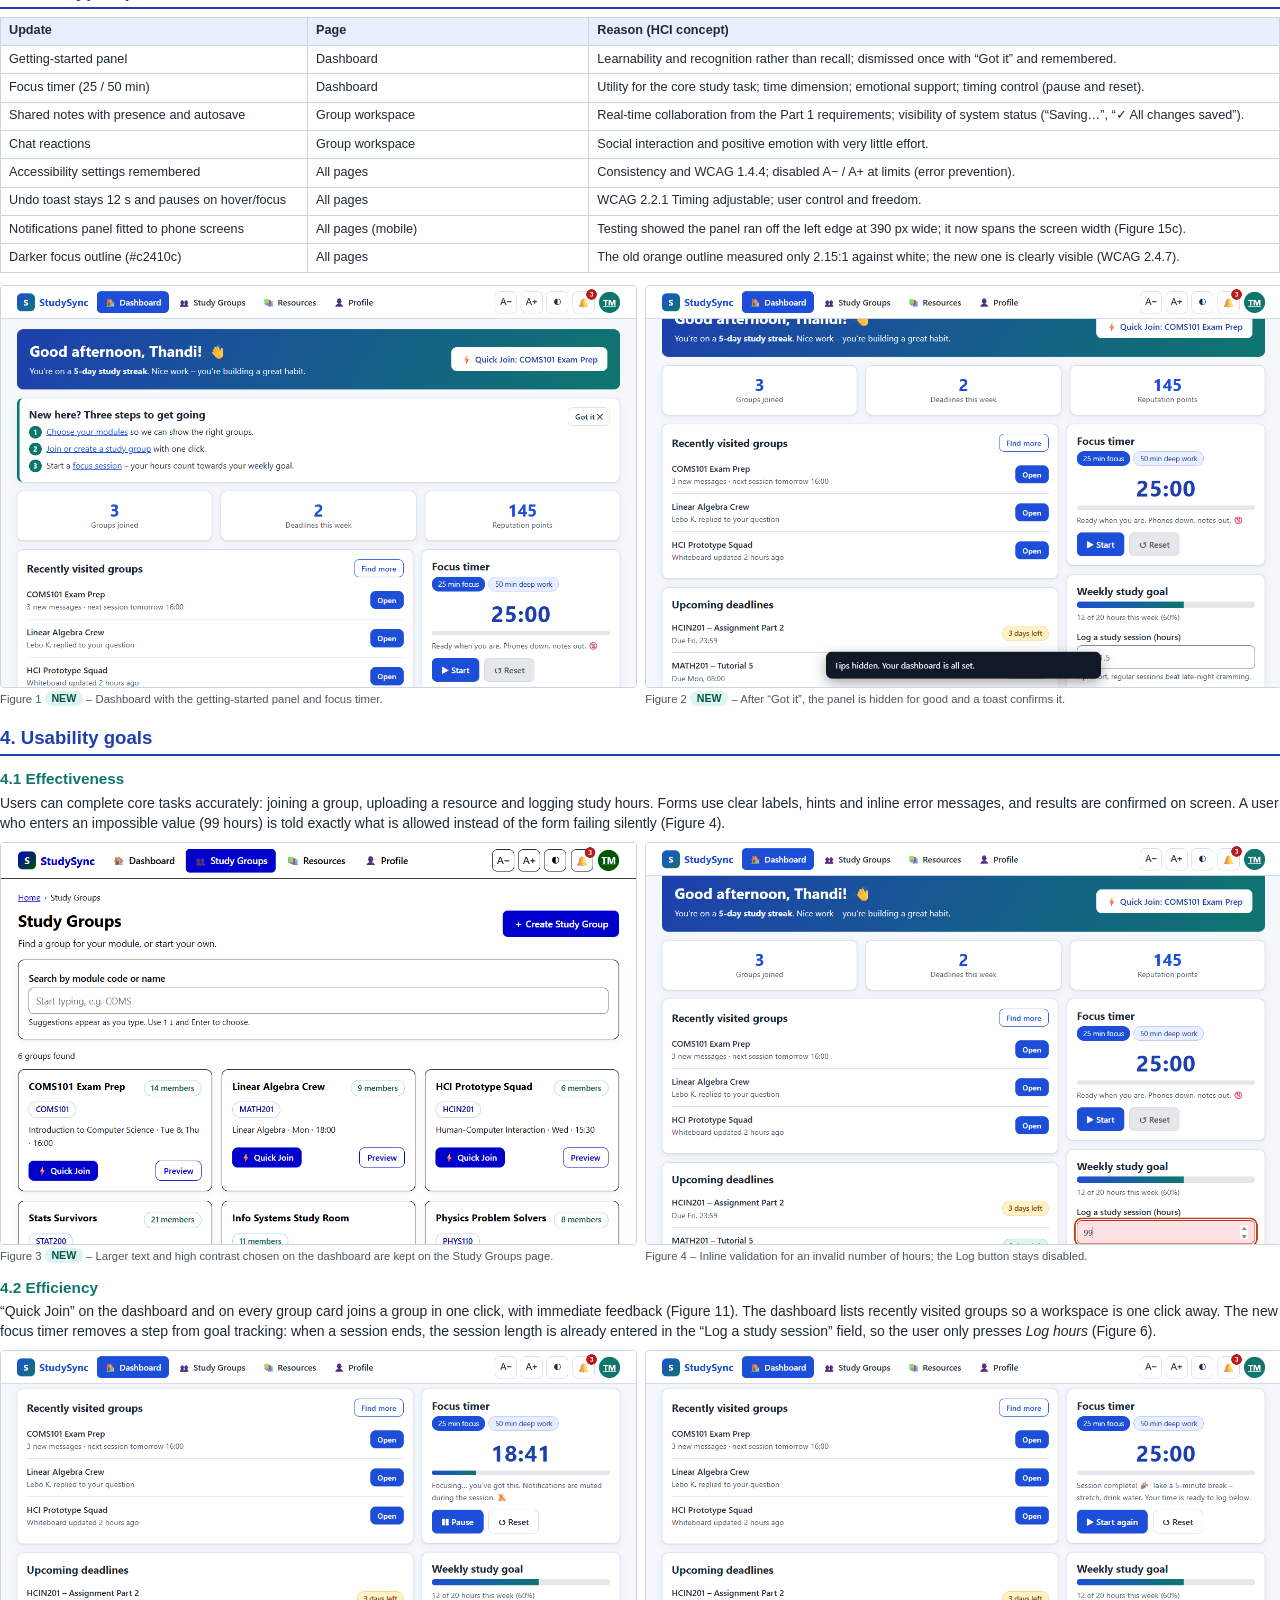
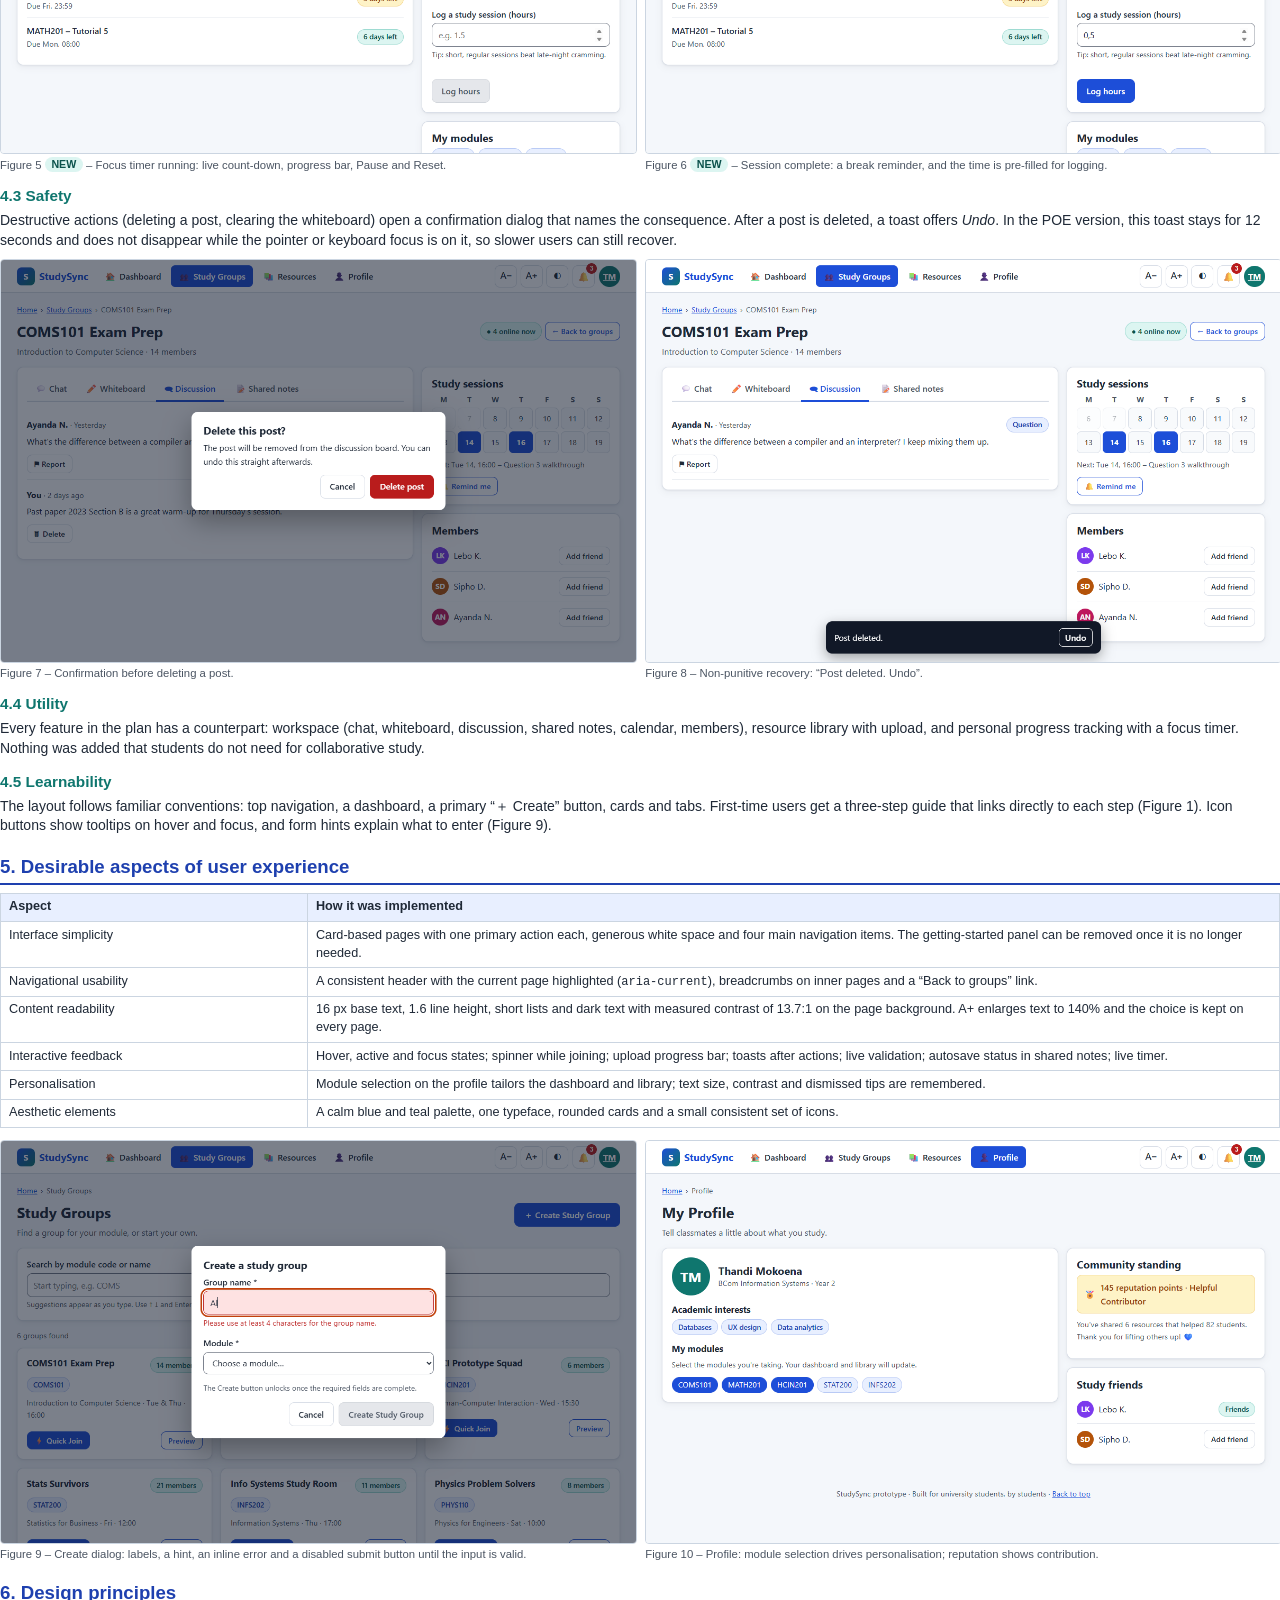
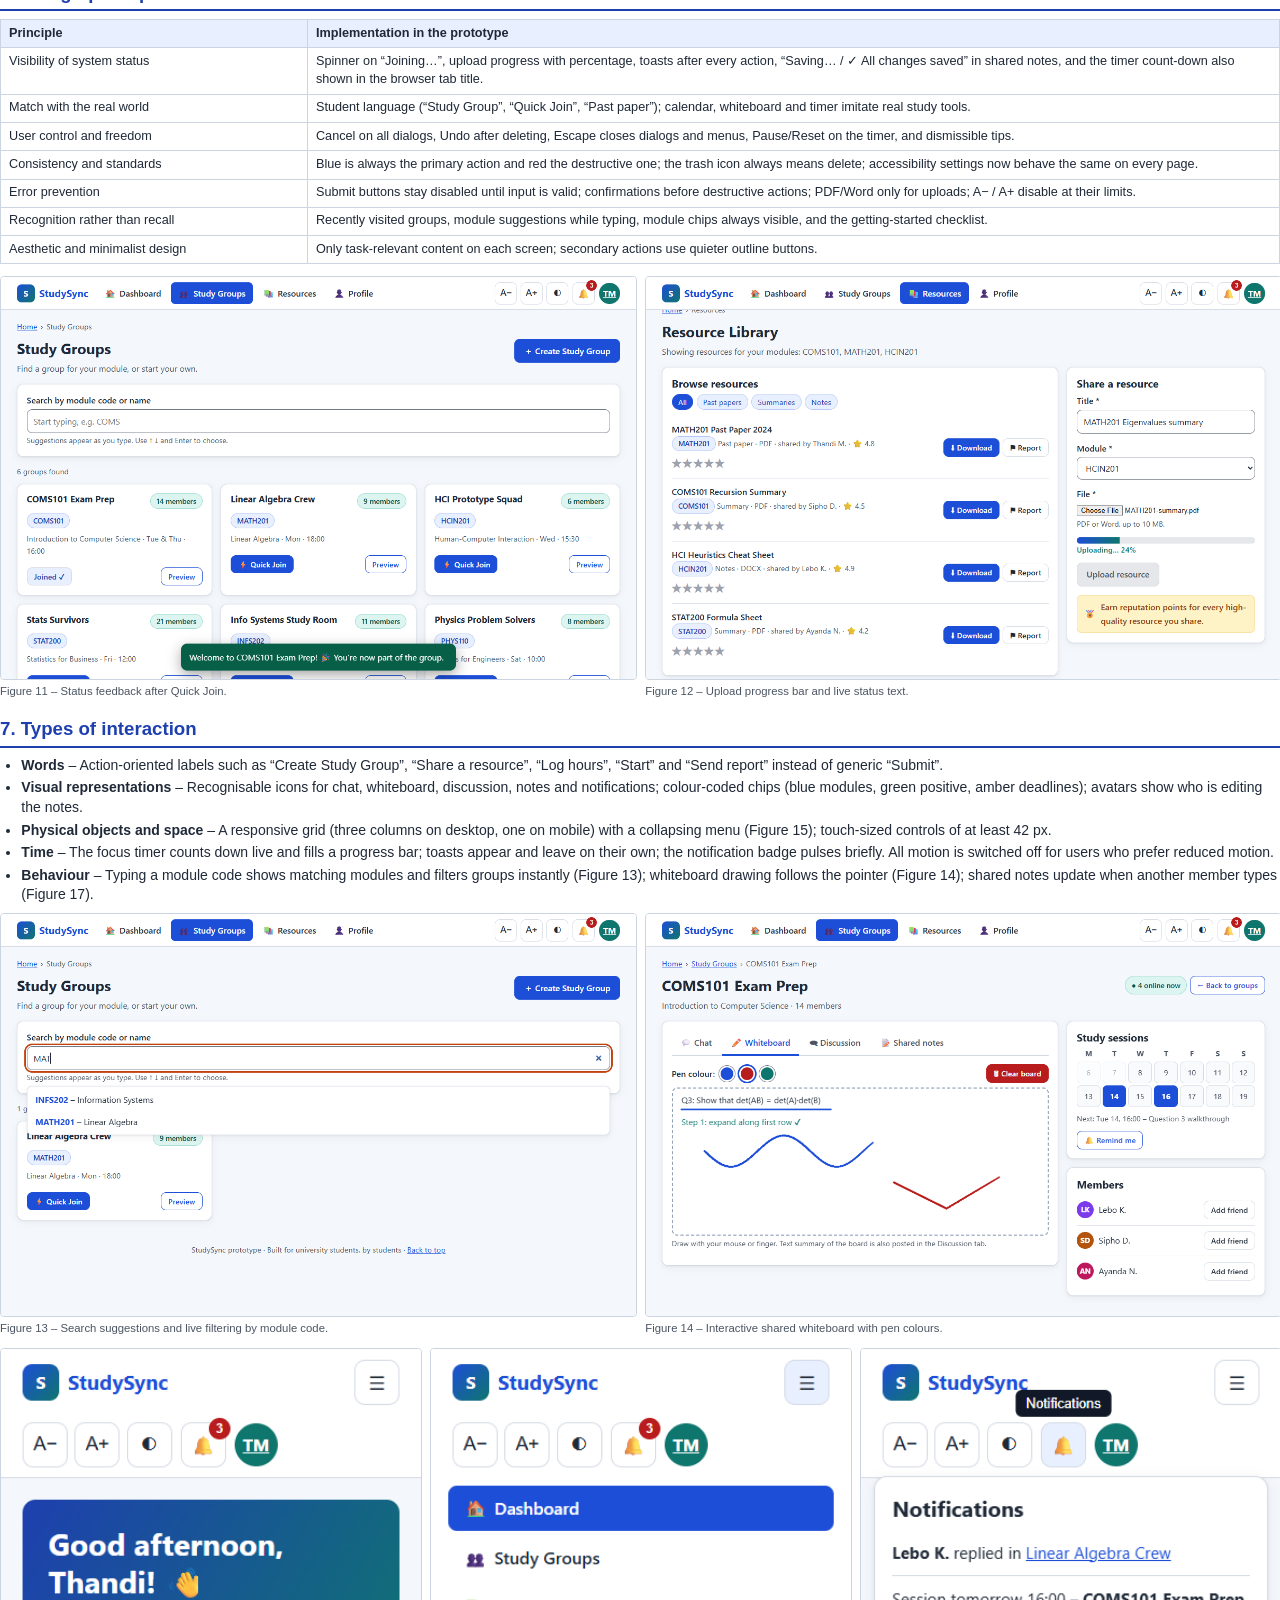
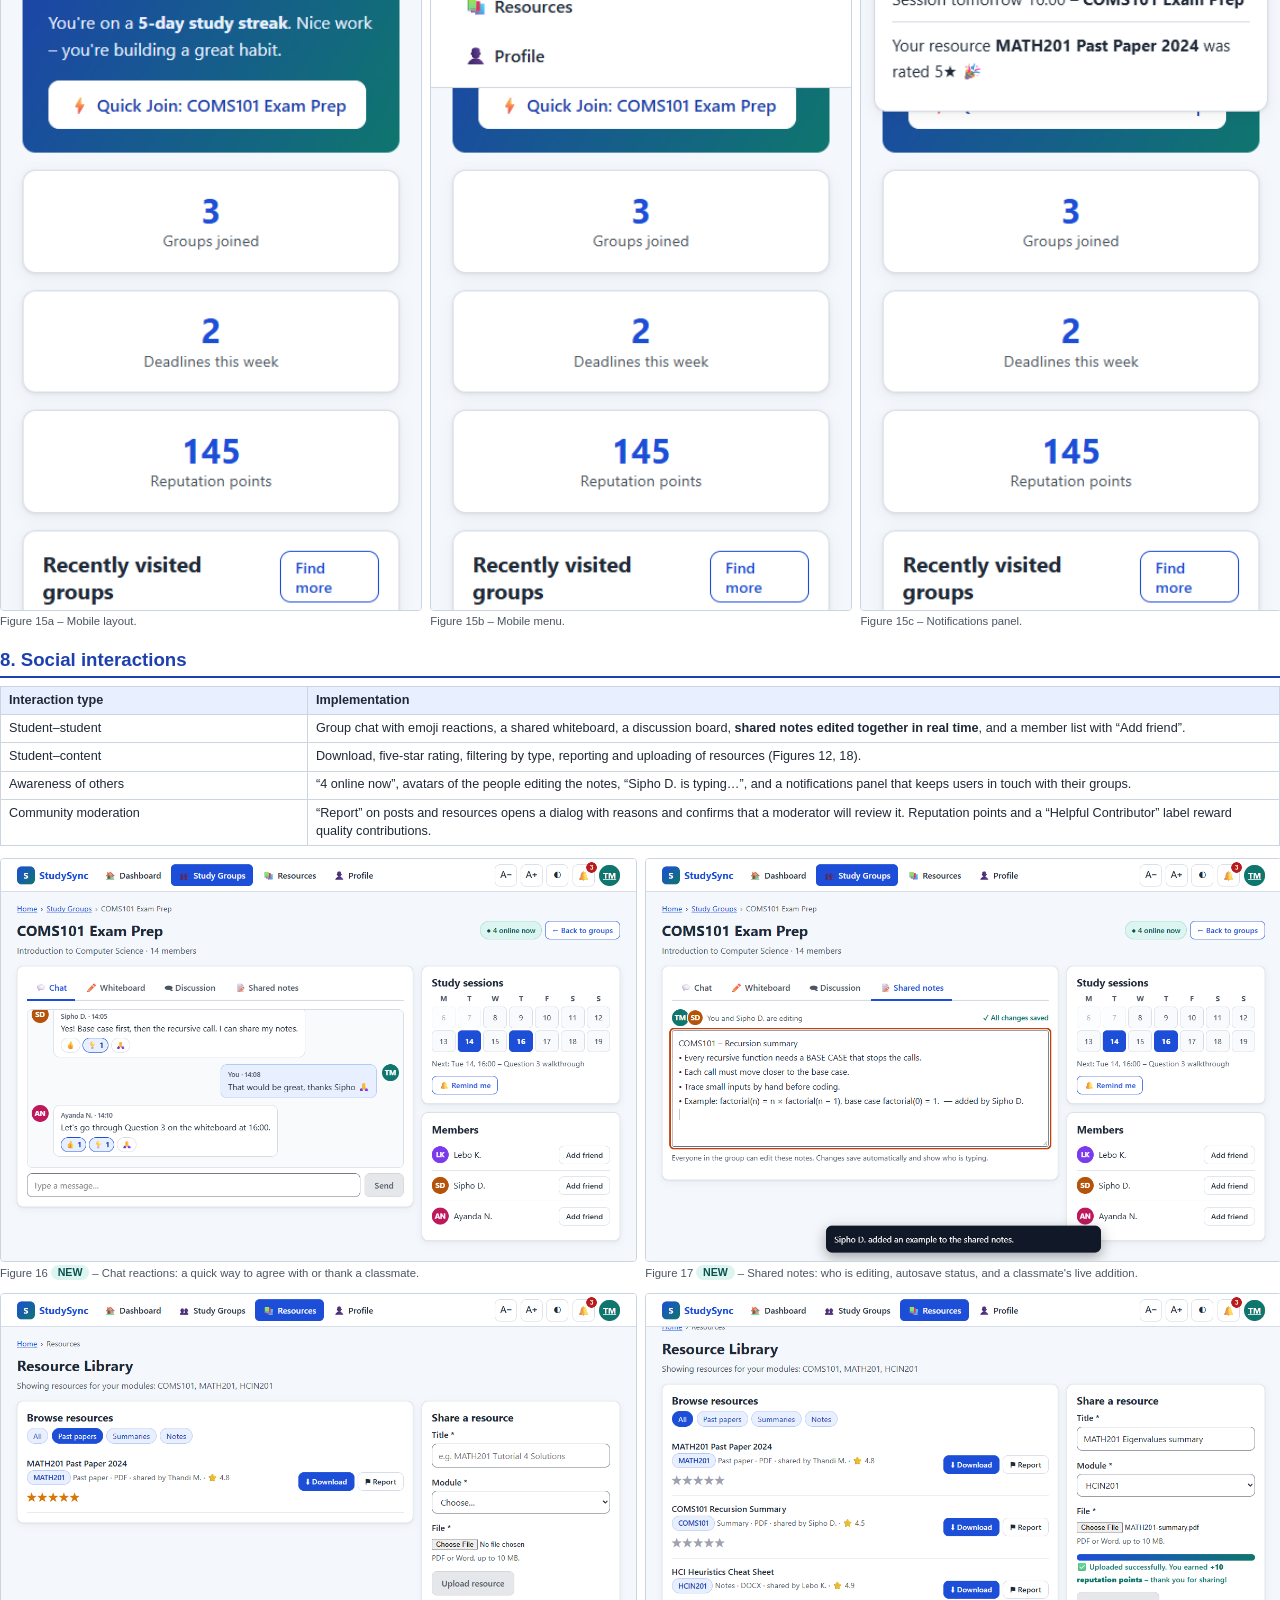
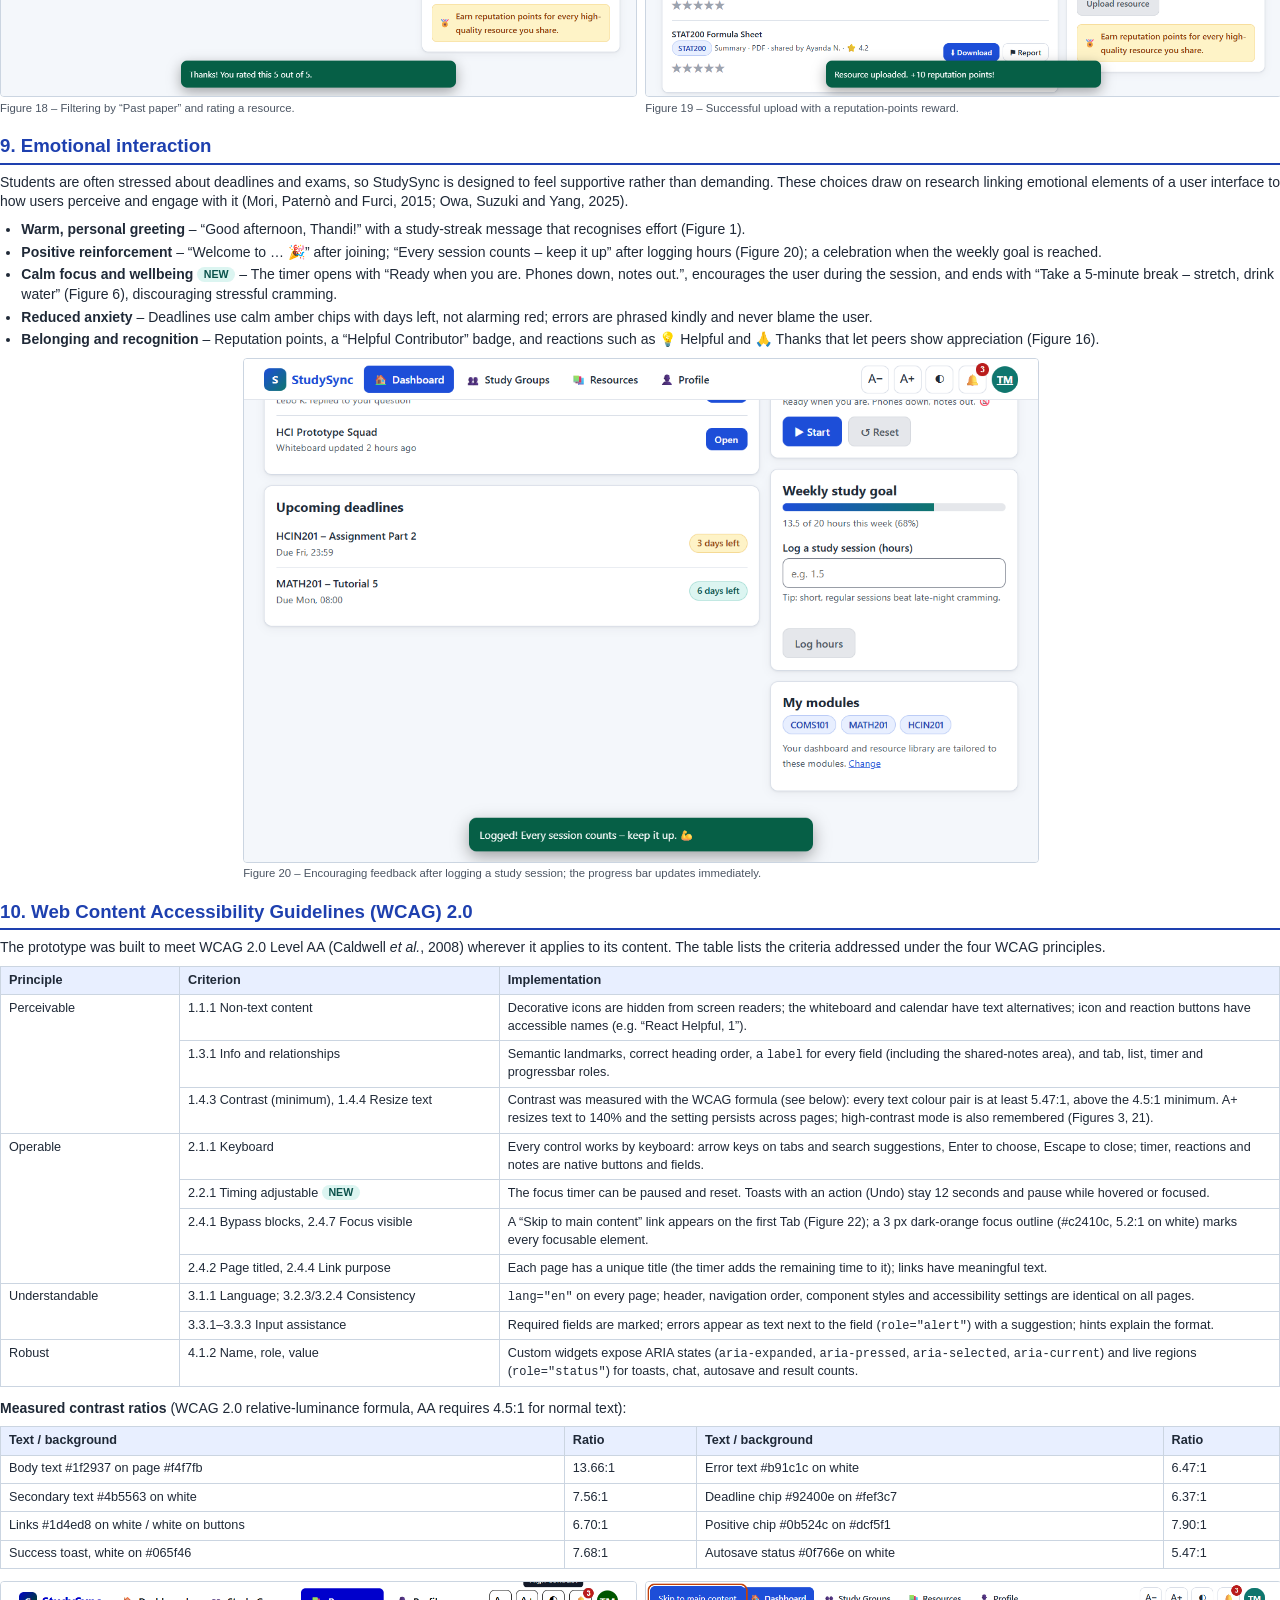
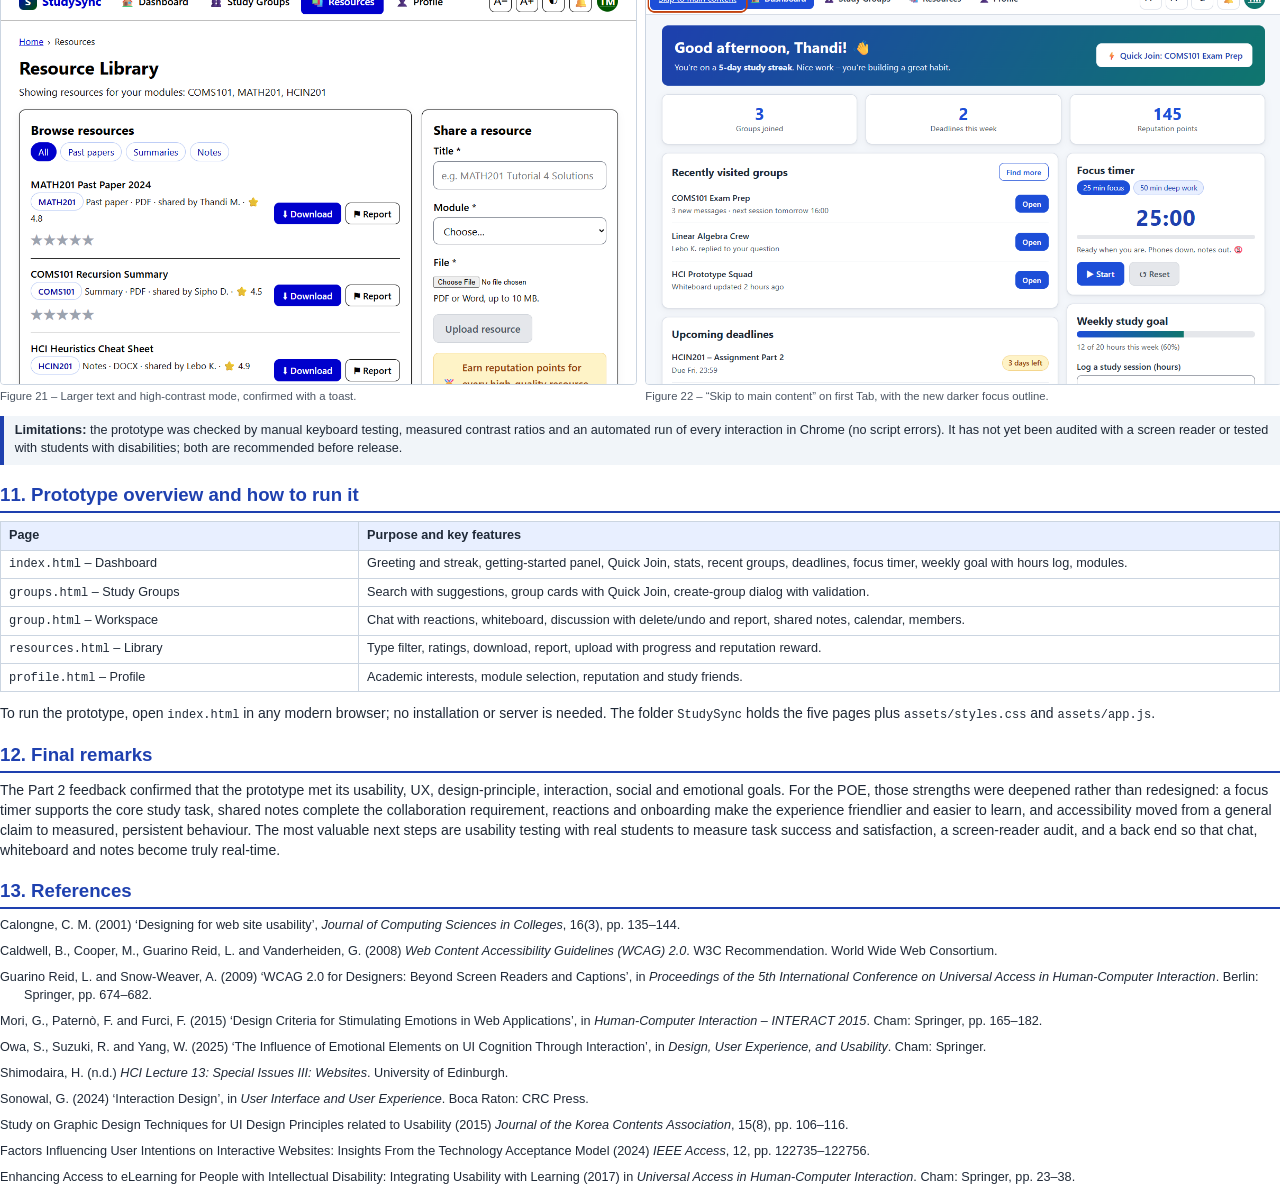
<file: report/report.html>
<!DOCTYPE html>
<html lang="en">
<head>
<meta charset="utf-8">
<title>HCIN POE – StudySync Final Prototype and Research Report</title>
<style>
  @page { size: A4; margin: 16mm 15mm 16mm 15mm; }
  body { font-family: "Segoe UI", Arial, sans-serif; font-size: 10.5pt; line-height: 1.42; color: #1f2937; margin: 0; }
  h1 { font-size: 20pt; color: #1e40af; margin: 0 0 4pt; }
  h2 { font-size: 14pt; color: #1e40af; border-bottom: 2px solid #1e40af; padding-bottom: 2pt; margin: 13pt 0 6pt; break-after: avoid; }
  h3 { font-size: 11.5pt; color: #0f766e; margin: 9pt 0 3pt; break-after: avoid; }
  p { margin: 0 0 6pt; }
  .cover { text-align: center; padding-top: 50mm; break-after: page; }
  .cover h1 { font-size: 30pt; }
  .cover .sub { font-size: 14pt; color: #0f766e; margin-bottom: 30pt; }
  .cover .who { font-size: 12pt; line-height: 1.9; }
  .toc { break-after: page; }
  .toc ol { line-height: 1.85; font-size: 11pt; }
  figure { margin: 5pt 0 9pt; break-inside: avoid; }
  figure img { width: 100%; border: 1px solid #cbd5e1; border-radius: 4px; display: block; }
  figcaption { font-size: 8.5pt; color: #4b5563; margin-top: 2pt; }
  .pair { display: grid; grid-template-columns: 1fr 1fr; gap: 8pt; break-inside: avoid; margin: 5pt 0 9pt; }
  .pair figure { margin: 0; }
  .pair.three { grid-template-columns: 1fr 1fr 1fr; }
  .single { width: 62%; margin-left: auto; margin-right: auto; }
  table { border-collapse: collapse; width: 100%; font-size: 9.5pt; margin: 5pt 0 9pt; }
  th, td { border: 1px solid #cbd5e1; padding: 3.5pt 6pt; vertical-align: top; text-align: left; }
  th { background: #e8efff; }
  tr { break-inside: avoid; }
  ul { margin: 2pt 0 6pt 16pt; padding: 0; }
  li { margin-bottom: 2pt; }
  .new { display: inline-block; background: #dcf5f1; color: #0b524c; border-radius: 8pt; padding: 0 5pt; font-size: 8pt; font-weight: 700; vertical-align: 1pt; }
  .note { background: #f1f5f9; border-left: 4px solid #1e40af; padding: 5pt 8pt; margin: 6pt 0 10pt; font-size: 9.5pt; }
  .refs p { padding-left: 18pt; text-indent: -18pt; font-size: 9.5pt; }
  code { font-size: 9pt; }
</style>
</head>
<body>

<section class="cover">
  <h1>HCIN Portfolio of Evidence</h1>
  <div class="sub">StudySync – Final Prototype and Updated Research Report</div>
  <div class="who">Kgosi Atticus Mzuzwana<br>ST10495062</div>
</section>

<section class="toc">
  <h2>Contents</h2>
  <ol>
    <li>Introduction</li>
    <li>Feedback received on Part 2 and how it was addressed</li>
    <li>Prototype updates made for the POE</li>
    <li>Usability goals</li>
    <li>Desirable aspects of user experience</li>
    <li>Design principles</li>
    <li>Types of interaction</li>
    <li>Social interactions</li>
    <li>Emotional interaction</li>
    <li>Web Content Accessibility Guidelines (WCAG) 2.0</li>
    <li>Prototype overview and how to run it</li>
    <li>Final remarks</li>
    <li>References</li>
  </ol>
</section>

<h2>1. Introduction</h2>
<p>StudySync is a peer-to-peer website where university students form study groups, share resources and work on coursework together without the distractions of general social media. Part 1 analysed the users' needs and set out the design requirements. Part 2 turned those requirements into a working, coded prototype (HTML, CSS and JavaScript, no frameworks). This Portfolio of Evidence (POE) is the final version: it records the feedback received on Part 2, describes how the prototype was improved in response, and uses screenshots of the updated prototype to show how each HCI concept was implemented.</p>
<p>The prototype covers the four functional areas from Part 1: <b>study group management</b> (search, Quick Join, create, group workspace), <b>real-time collaboration</b> (chat, shared whiteboard, discussion board and, new in this version, shared notes), a <b>resource repository</b> (browse, filter, rate, report, upload) and <b>progress monitoring</b> (weekly goal, deadlines and, new in this version, a focus timer). It is a front-end prototype: data is simulated in the browser, while all interface behaviours (validation, feedback, undo, confirmations, keyboard support and saved preferences) work.</p>

<h2>2. Feedback received on Part 2 and how it was addressed</h2>
<p>The Part 2 feedback was positive about every assessed area. Because no part of the design was criticised, the POE work focused on <i>strengthening</i> the areas the marker highlighted rather than correcting them, and on the one negative point – the late submission. The table links each feedback point to the action taken.</p>
<table>
  <tr><th style="width:42%">Feedback on Part 2</th><th>Action taken in the POE</th></tr>
  <tr><td>Good translation of the Part 1 research into a working prototype that addresses the identified user needs.</td><td>The same needs were extended to a gap noted in Part 2: document co-editing was only described, not shown. A <b>Shared notes</b> tab with presence (“Sipho D. is typing…”) and autosave now demonstrates it (Figure 17).</td></tr>
  <tr><td>Usability goals: easy to understand, navigate and interact with.</td><td>Learnability was strengthened with a dismissible <b>“New here? Three steps to get going”</b> panel on the dashboard (Figure 1), and the A− / A+ buttons now disable at their limits so users cannot press a control that does nothing.</td></tr>
  <tr><td>Good application of HCI principles, particularly consistency, visibility, feedback and simplicity.</td><td>Feedback was added to controls that were previously silent (text size and contrast now confirm the change in a toast), and accessibility settings are now <b>remembered on every page</b> (Figure 3) – a consistency fix, because before, the settings reset when the user changed page.</td></tr>
  <tr><td>Desirable UX: satisfaction, confidence and ease of completing tasks.</td><td>The <b>focus timer</b> (Figures 5–6) helps students complete the main task the site exists for – studying – and passes the finished session to the weekly goal so it can be logged in one click.</td></tr>
  <tr><td>Interaction types appropriately demonstrated through interface features and user actions.</td><td>The timer adds the <i>time</i> dimension (a live count-down with progress bar and pause), and shared notes add another <i>behaviour</i> example (live co-editing).</td></tr>
  <tr><td>Social and emotional interactions make the experience more engaging.</td><td><b>Emoji reactions</b> on chat messages (👍 Agree, 💡 Helpful, 🙏 Thanks) give a light-weight way to support peers (Figure 16); the timer uses calm, encouraging messages and suggests a break after each session.</td></tr>
  <tr><td>Screenshots provide useful evidence.</td><td>All screenshots were retaken from the updated prototype, and seven new ones were added. New features are marked <span class="new">NEW</span> in this report.</td></tr>
  <tr><td>The report improved from Part 1 and shows the previous feedback was considered.</td><td>This section continues that practice. The WCAG section now also gives <b>measured</b> contrast ratios instead of a general claim (section 10).</td></tr>
  <tr><td>Submission was extremely late and incurred a penalty.</td><td>The POE was planned against the due date with time set aside for screenshots and proofreading, and is submitted on time.</td></tr>
</table>

<h2>3. Prototype updates made for the POE</h2>
<table>
  <tr><th style="width:24%">Update</th><th style="width:22%">Page</th><th>Reason (HCI concept)</th></tr>
  <tr><td>Getting-started panel</td><td>Dashboard</td><td>Learnability and recognition rather than recall; dismissed once with “Got it” and remembered.</td></tr>
  <tr><td>Focus timer (25 / 50 min)</td><td>Dashboard</td><td>Utility for the core study task; time dimension; emotional support; timing control (pause and reset).</td></tr>
  <tr><td>Shared notes with presence and autosave</td><td>Group workspace</td><td>Real-time collaboration from the Part 1 requirements; visibility of system status (“Saving…”, “✓ All changes saved”).</td></tr>
  <tr><td>Chat reactions</td><td>Group workspace</td><td>Social interaction and positive emotion with very little effort.</td></tr>
  <tr><td>Accessibility settings remembered</td><td>All pages</td><td>Consistency and WCAG 1.4.4; disabled A− / A+ at limits (error prevention).</td></tr>
  <tr><td>Undo toast stays 12 s and pauses on hover/focus</td><td>All pages</td><td>WCAG 2.2.1 Timing adjustable; user control and freedom.</td></tr>
  <tr><td>Notifications panel fitted to phone screens</td><td>All pages (mobile)</td><td>Testing showed the panel ran off the left edge at 390 px wide; it now spans the screen width (Figure 15c).</td></tr>
  <tr><td>Darker focus outline (#c2410c)</td><td>All pages</td><td>The old orange outline measured only 2.15:1 against white; the new one is clearly visible (WCAG 2.4.7).</td></tr>
</table>
<div class="pair">
  <figure><img src="../screens/01-dashboard.png" alt="Dashboard with getting-started panel and focus timer"><figcaption>Figure 1 <span class="new">NEW</span> – Dashboard with the getting-started panel and focus timer.</figcaption></figure>
  <figure><img src="../screens/26-onboarding-dismissed.png" alt="Dashboard after dismissing the tips"><figcaption>Figure 2 <span class="new">NEW</span> – After “Got it”, the panel is hidden for good and a toast confirms it.</figcaption></figure>
</div>

<h2>4. Usability goals</h2>
<h3>4.1 Effectiveness</h3>
<p>Users can complete core tasks accurately: joining a group, uploading a resource and logging study hours. Forms use clear labels, hints and inline error messages, and results are confirmed on screen. A user who enters an impossible value (99 hours) is told exactly what is allowed instead of the form failing silently (Figure 4).</p>
<div class="pair">
  <figure><img src="../screens/25-settings-remembered.png" alt="Study groups page with larger text and high contrast carried over"><figcaption>Figure 3 <span class="new">NEW</span> – Larger text and high contrast chosen on the dashboard are kept on the Study Groups page.</figcaption></figure>
  <figure><img src="../screens/03-dashboard-validation.png" alt="Inline validation message"><figcaption>Figure 4 – Inline validation for an invalid number of hours; the Log button stays disabled.</figcaption></figure>
</div>
<h3>4.2 Efficiency</h3>
<p>“Quick Join” on the dashboard and on every group card joins a group in one click, with immediate feedback (Figure 11). The dashboard lists recently visited groups so a workspace is one click away. The new focus timer removes a step from goal tracking: when a session ends, the session length is already entered in the “Log a study session” field, so the user only presses <i>Log hours</i> (Figure 6).</p>
<div class="pair">
  <figure><img src="../screens/21-timer-running.png" alt="Focus timer counting down"><figcaption>Figure 5 <span class="new">NEW</span> – Focus timer running: live count-down, progress bar, Pause and Reset.</figcaption></figure>
  <figure><img src="../screens/22-timer-complete.png" alt="Focus session complete"><figcaption>Figure 6 <span class="new">NEW</span> – Session complete: a break reminder, and the time is pre-filled for logging.</figcaption></figure>
</div>
<h3>4.3 Safety</h3>
<p>Destructive actions (deleting a post, clearing the whiteboard) open a confirmation dialog that names the consequence. After a post is deleted, a toast offers <i>Undo</i>. In the POE version, this toast stays for 12 seconds and does not disappear while the pointer or keyboard focus is on it, so slower users can still recover.</p>
<div class="pair">
  <figure><img src="../screens/10-confirm-delete.png" alt="Delete confirmation"><figcaption>Figure 7 – Confirmation before deleting a post.</figcaption></figure>
  <figure><img src="../screens/11-undo-toast.png" alt="Undo toast"><figcaption>Figure 8 – Non-punitive recovery: “Post deleted. Undo”.</figcaption></figure>
</div>
<h3>4.4 Utility</h3>
<p>Every feature in the plan has a counterpart: workspace (chat, whiteboard, discussion, shared notes, calendar, members), resource library with upload, and personal progress tracking with a focus timer. Nothing was added that students do not need for collaborative study.</p>
<h3>4.5 Learnability</h3>
<p>The layout follows familiar conventions: top navigation, a dashboard, a primary “＋ Create” button, cards and tabs. First-time users get a three-step guide that links directly to each step (Figure 1). Icon buttons show tooltips on hover and focus, and form hints explain what to enter (Figure 9).</p>

<h2>5. Desirable aspects of user experience</h2>
<table>
  <tr><th style="width:24%">Aspect</th><th>How it was implemented</th></tr>
  <tr><td>Interface simplicity</td><td>Card-based pages with one primary action each, generous white space and four main navigation items. The getting-started panel can be removed once it is no longer needed.</td></tr>
  <tr><td>Navigational usability</td><td>A consistent header with the current page highlighted (<code>aria-current</code>), breadcrumbs on inner pages and a “Back to groups” link.</td></tr>
  <tr><td>Content readability</td><td>16 px base text, 1.6 line height, short lists and dark text with measured contrast of 13.7:1 on the page background. A+ enlarges text to 140% and the choice is kept on every page.</td></tr>
  <tr><td>Interactive feedback</td><td>Hover, active and focus states; spinner while joining; upload progress bar; toasts after actions; live validation; autosave status in shared notes; live timer.</td></tr>
  <tr><td>Personalisation</td><td>Module selection on the profile tailors the dashboard and library; text size, contrast and dismissed tips are remembered.</td></tr>
  <tr><td>Aesthetic elements</td><td>A calm blue and teal palette, one typeface, rounded cards and a small consistent set of icons.</td></tr>
</table>
<div class="pair">
  <figure><img src="../screens/07-create-dialog.png" alt="Create group dialog"><figcaption>Figure 9 – Create dialog: labels, a hint, an inline error and a disabled submit button until the input is valid.</figcaption></figure>
  <figure><img src="../screens/16-profile.png" alt="Profile page"><figcaption>Figure 10 – Profile: module selection drives personalisation; reputation shows contribution.</figcaption></figure>
</div>

<h2>6. Design principles</h2>
<table>
  <tr><th style="width:24%">Principle</th><th>Implementation in the prototype</th></tr>
  <tr><td>Visibility of system status</td><td>Spinner on “Joining…”, upload progress with percentage, toasts after every action, “Saving… / ✓ All changes saved” in shared notes, and the timer count-down also shown in the browser tab title.</td></tr>
  <tr><td>Match with the real world</td><td>Student language (“Study Group”, “Quick Join”, “Past paper”); calendar, whiteboard and timer imitate real study tools.</td></tr>
  <tr><td>User control and freedom</td><td>Cancel on all dialogs, Undo after deleting, Escape closes dialogs and menus, Pause/Reset on the timer, and dismissible tips.</td></tr>
  <tr><td>Consistency and standards</td><td>Blue is always the primary action and red the destructive one; the trash icon always means delete; accessibility settings now behave the same on every page.</td></tr>
  <tr><td>Error prevention</td><td>Submit buttons stay disabled until input is valid; confirmations before destructive actions; PDF/Word only for uploads; A− / A+ disable at their limits.</td></tr>
  <tr><td>Recognition rather than recall</td><td>Recently visited groups, module suggestions while typing, module chips always visible, and the getting-started checklist.</td></tr>
  <tr><td>Aesthetic and minimalist design</td><td>Only task-relevant content on each screen; secondary actions use quieter outline buttons.</td></tr>
</table>
<div class="pair">
  <figure><img src="../screens/06-quick-join.png" alt="Quick join feedback"><figcaption>Figure 11 – Status feedback after Quick Join.</figcaption></figure>
  <figure><img src="../screens/14-upload-progress.png" alt="Upload progress"><figcaption>Figure 12 – Upload progress bar and live status text.</figcaption></figure>
</div>

<h2>7. Types of interaction</h2>
<ul>
  <li><b>Words</b> – Action-oriented labels such as “Create Study Group”, “Share a resource”, “Log hours”, “Start” and “Send report” instead of generic “Submit”.</li>
  <li><b>Visual representations</b> – Recognisable icons for chat, whiteboard, discussion, notes and notifications; colour-coded chips (blue modules, green positive, amber deadlines); avatars show who is editing the notes.</li>
  <li><b>Physical objects and space</b> – A responsive grid (three columns on desktop, one on mobile) with a collapsing menu (Figure 15); touch-sized controls of at least 42 px.</li>
  <li><b>Time</b> – The focus timer counts down live and fills a progress bar; toasts appear and leave on their own; the notification badge pulses briefly. All motion is switched off for users who prefer reduced motion.</li>
  <li><b>Behaviour</b> – Typing a module code shows matching modules and filters groups instantly (Figure 13); whiteboard drawing follows the pointer (Figure 14); shared notes update when another member types (Figure 17).</li>
</ul>
<div class="pair">
  <figure><img src="../screens/05-groups-search.png" alt="Search suggestions"><figcaption>Figure 13 – Search suggestions and live filtering by module code.</figcaption></figure>
  <figure><img src="../screens/09-whiteboard.png" alt="Whiteboard"><figcaption>Figure 14 – Interactive shared whiteboard with pen colours.</figcaption></figure>
</div>
<div class="pair three">
  <figure><img src="../screens/18-mobile.png" alt="Mobile layout"><figcaption>Figure 15a – Mobile layout.</figcaption></figure>
  <figure><img src="../screens/19-mobile-menu.png" alt="Mobile menu"><figcaption>Figure 15b – Mobile menu.</figcaption></figure>
  <figure><img src="../screens/27-mobile-notifications.png" alt="Notifications panel on mobile"><figcaption>Figure 15c – Notifications panel.</figcaption></figure>
</div>

<h2>8. Social interactions</h2>
<table>
  <tr><th style="width:24%">Interaction type</th><th>Implementation</th></tr>
  <tr><td>Student–student</td><td>Group chat with emoji reactions, a shared whiteboard, a discussion board, <b>shared notes edited together in real time</b>, and a member list with “Add friend”.</td></tr>
  <tr><td>Student–content</td><td>Download, five-star rating, filtering by type, reporting and uploading of resources (Figures 12, 18).</td></tr>
  <tr><td>Awareness of others</td><td>“4 online now”, avatars of the people editing the notes, “Sipho D. is typing…”, and a notifications panel that keeps users in touch with their groups.</td></tr>
  <tr><td>Community moderation</td><td>“Report” on posts and resources opens a dialog with reasons and confirms that a moderator will review it. Reputation points and a “Helpful Contributor” label reward quality contributions.</td></tr>
</table>
<div class="pair">
  <figure><img src="../screens/24-chat-reactions.png" alt="Chat with reactions"><figcaption>Figure 16 <span class="new">NEW</span> – Chat reactions: a quick way to agree with or thank a classmate.</figcaption></figure>
  <figure><img src="../screens/23-shared-notes.png" alt="Shared notes"><figcaption>Figure 17 <span class="new">NEW</span> – Shared notes: who is editing, autosave status, and a classmate's live addition.</figcaption></figure>
</div>
<div class="pair">
  <figure><img src="../screens/13-resource-filter-rating.png" alt="Filter and rating"><figcaption>Figure 18 – Filtering by “Past paper” and rating a resource.</figcaption></figure>
  <figure><img src="../screens/15-upload-done.png" alt="Upload complete"><figcaption>Figure 19 – Successful upload with a reputation-points reward.</figcaption></figure>
</div>

<h2>9. Emotional interaction</h2>
<p>Students are often stressed about deadlines and exams, so StudySync is designed to feel supportive rather than demanding. These choices draw on research linking emotional elements of a user interface to how users perceive and engage with it (Mori, Paternò and Furci, 2015; Owa, Suzuki and Yang, 2025).</p>
<ul>
  <li><b>Warm, personal greeting</b> – “Good afternoon, Thandi!” with a study-streak message that recognises effort (Figure 1).</li>
  <li><b>Positive reinforcement</b> – “Welcome to … 🎉” after joining; “Every session counts – keep it up” after logging hours (Figure 20); a celebration when the weekly goal is reached.</li>
  <li><b>Calm focus and wellbeing</b> <span class="new">NEW</span> – The timer opens with “Ready when you are. Phones down, notes out.”, encourages the user during the session, and ends with “Take a 5-minute break – stretch, drink water” (Figure 6), discouraging stressful cramming.</li>
  <li><b>Reduced anxiety</b> – Deadlines use calm amber chips with days left, not alarming red; errors are phrased kindly and never blame the user.</li>
  <li><b>Belonging and recognition</b> – Reputation points, a “Helpful Contributor” badge, and reactions such as 💡 Helpful and 🙏 Thanks that let peers show appreciation (Figure 16).</li>
</ul>
<figure class="single"><img src="../screens/02-dashboard-logged.png" alt="Encouraging feedback after logging"><figcaption>Figure 20 – Encouraging feedback after logging a study session; the progress bar updates immediately.</figcaption></figure>

<h2>10. Web Content Accessibility Guidelines (WCAG) 2.0</h2>
<p>The prototype was built to meet WCAG 2.0 Level AA (Caldwell <i>et al.</i>, 2008) wherever it applies to its content. The table lists the criteria addressed under the four WCAG principles.</p>
<table>
  <tr><th style="width:14%">Principle</th><th style="width:25%">Criterion</th><th>Implementation</th></tr>
  <tr><td rowspan="3">Perceivable</td><td>1.1.1 Non-text content</td><td>Decorative icons are hidden from screen readers; the whiteboard and calendar have text alternatives; icon and reaction buttons have accessible names (e.g. “React Helpful, 1”).</td></tr>
  <tr><td>1.3.1 Info and relationships</td><td>Semantic landmarks, correct heading order, a <code>label</code> for every field (including the shared-notes area), and tab, list, timer and progressbar roles.</td></tr>
  <tr><td>1.4.3 Contrast (minimum), 1.4.4 Resize text</td><td>Contrast was measured with the WCAG formula (see below): every text colour pair is at least 5.47:1, above the 4.5:1 minimum. A+ resizes text to 140% and the setting persists across pages; high-contrast mode is also remembered (Figures 3, 21).</td></tr>
  <tr><td rowspan="4">Operable</td><td>2.1.1 Keyboard</td><td>Every control works by keyboard: arrow keys on tabs and search suggestions, Enter to choose, Escape to close; timer, reactions and notes are native buttons and fields.</td></tr>
  <tr><td>2.2.1 Timing adjustable <span class="new">NEW</span></td><td>The focus timer can be paused and reset. Toasts with an action (Undo) stay 12 seconds and pause while hovered or focused.</td></tr>
  <tr><td>2.4.1 Bypass blocks, 2.4.7 Focus visible</td><td>A “Skip to main content” link appears on the first Tab (Figure 22); a 3 px dark-orange focus outline (#c2410c, 5.2:1 on white) marks every focusable element.</td></tr>
  <tr><td>2.4.2 Page titled, 2.4.4 Link purpose</td><td>Each page has a unique title (the timer adds the remaining time to it); links have meaningful text.</td></tr>
  <tr><td rowspan="2">Understandable</td><td>3.1.1 Language; 3.2.3/3.2.4 Consistency</td><td><code>lang="en"</code> on every page; header, navigation order, component styles and accessibility settings are identical on all pages.</td></tr>
  <tr><td>3.3.1–3.3.3 Input assistance</td><td>Required fields are marked; errors appear as text next to the field (<code>role="alert"</code>) with a suggestion; hints explain the format.</td></tr>
  <tr><td>Robust</td><td>4.1.2 Name, role, value</td><td>Custom widgets expose ARIA states (<code>aria-expanded</code>, <code>aria-pressed</code>, <code>aria-selected</code>, <code>aria-current</code>) and live regions (<code>role="status"</code>) for toasts, chat, autosave and result counts.</td></tr>
</table>
<p><b>Measured contrast ratios</b> (WCAG 2.0 relative-luminance formula, AA requires 4.5:1 for normal text):</p>
<table>
  <tr><th>Text / background</th><th>Ratio</th><th>Text / background</th><th>Ratio</th></tr>
  <tr><td>Body text #1f2937 on page #f4f7fb</td><td>13.66:1</td><td>Error text #b91c1c on white</td><td>6.47:1</td></tr>
  <tr><td>Secondary text #4b5563 on white</td><td>7.56:1</td><td>Deadline chip #92400e on #fef3c7</td><td>6.37:1</td></tr>
  <tr><td>Links #1d4ed8 on white / white on buttons</td><td>6.70:1</td><td>Positive chip #0b524c on #dcf5f1</td><td>7.90:1</td></tr>
  <tr><td>Success toast, white on #065f46</td><td>7.68:1</td><td>Autosave status #0f766e on white</td><td>5.47:1</td></tr>
</table>
<div class="pair">
  <figure><img src="../screens/17-accessibility.png" alt="Accessibility mode"><figcaption>Figure 21 – Larger text and high-contrast mode, confirmed with a toast.</figcaption></figure>
  <figure><img src="../screens/20-skip-link-focus.png" alt="Skip link"><figcaption>Figure 22 – “Skip to main content” on first Tab, with the new darker focus outline.</figcaption></figure>
</div>
<p class="note"><b>Limitations:</b> the prototype was checked by manual keyboard testing, measured contrast ratios and an automated run of every interaction in Chrome (no script errors). It has not yet been audited with a screen reader or tested with students with disabilities; both are recommended before release.</p>

<h2>11. Prototype overview and how to run it</h2>
<table>
  <tr><th style="width:28%">Page</th><th>Purpose and key features</th></tr>
  <tr><td><code>index.html</code> – Dashboard</td><td>Greeting and streak, getting-started panel, Quick Join, stats, recent groups, deadlines, focus timer, weekly goal with hours log, modules.</td></tr>
  <tr><td><code>groups.html</code> – Study Groups</td><td>Search with suggestions, group cards with Quick Join, create-group dialog with validation.</td></tr>
  <tr><td><code>group.html</code> – Workspace</td><td>Chat with reactions, whiteboard, discussion with delete/undo and report, shared notes, calendar, members.</td></tr>
  <tr><td><code>resources.html</code> – Library</td><td>Type filter, ratings, download, report, upload with progress and reputation reward.</td></tr>
  <tr><td><code>profile.html</code> – Profile</td><td>Academic interests, module selection, reputation and study friends.</td></tr>
</table>
<p>To run the prototype, open <code>index.html</code> in any modern browser; no installation or server is needed. The folder <code>StudySync</code> holds the five pages plus <code>assets/styles.css</code> and <code>assets/app.js</code>.</p>

<h2>12. Final remarks</h2>
<p>The Part 2 feedback confirmed that the prototype met its usability, UX, design-principle, interaction, social and emotional goals. For the POE, those strengths were deepened rather than redesigned: a focus timer supports the core study task, shared notes complete the collaboration requirement, reactions and onboarding make the experience friendlier and easier to learn, and accessibility moved from a general claim to measured, persistent behaviour. The most valuable next steps are usability testing with real students to measure task success and satisfaction, a screen-reader audit, and a back end so that chat, whiteboard and notes become truly real-time.</p>

<h2>13. References</h2>
<div class="refs">
<p>Calongne, C. M. (2001) ‘Designing for web site usability’, <i>Journal of Computing Sciences in Colleges</i>, 16(3), pp. 135–144.</p>
<p>Caldwell, B., Cooper, M., Guarino Reid, L. and Vanderheiden, G. (2008) <i>Web Content Accessibility Guidelines (WCAG) 2.0</i>. W3C Recommendation. World Wide Web Consortium.</p>
<p>Guarino Reid, L. and Snow-Weaver, A. (2009) ‘WCAG 2.0 for Designers: Beyond Screen Readers and Captions’, in <i>Proceedings of the 5th International Conference on Universal Access in Human-Computer Interaction</i>. Berlin: Springer, pp. 674–682.</p>
<p>Mori, G., Paternò, F. and Furci, F. (2015) ‘Design Criteria for Stimulating Emotions in Web Applications’, in <i>Human-Computer Interaction – INTERACT 2015</i>. Cham: Springer, pp. 165–182.</p>
<p>Owa, S., Suzuki, R. and Yang, W. (2025) ‘The Influence of Emotional Elements on UI Cognition Through Interaction’, in <i>Design, User Experience, and Usability</i>. Cham: Springer.</p>
<p>Shimodaira, H. (n.d.) <i>HCI Lecture 13: Special Issues III: Websites</i>. University of Edinburgh.</p>
<p>Sonowal, G. (2024) ‘Interaction Design’, in <i>User Interface and User Experience</i>. Boca Raton: CRC Press.</p>
<p>Study on Graphic Design Techniques for UI Design Principles related to Usability (2015) <i>Journal of the Korea Contents Association</i>, 15(8), pp. 106–116.</p>
<p>Factors Influencing User Intentions on Interactive Websites: Insights From the Technology Acceptance Model (2024) <i>IEEE Access</i>, 12, pp. 122735–122756.</p>
<p>Enhancing Access to eLearning for People with Intellectual Disability: Integrating Usability with Learning (2017) in <i>Universal Access in Human-Computer Interaction</i>. Cham: Springer, pp. 23–38.</p>
</div>
</body>
</html>
</file>
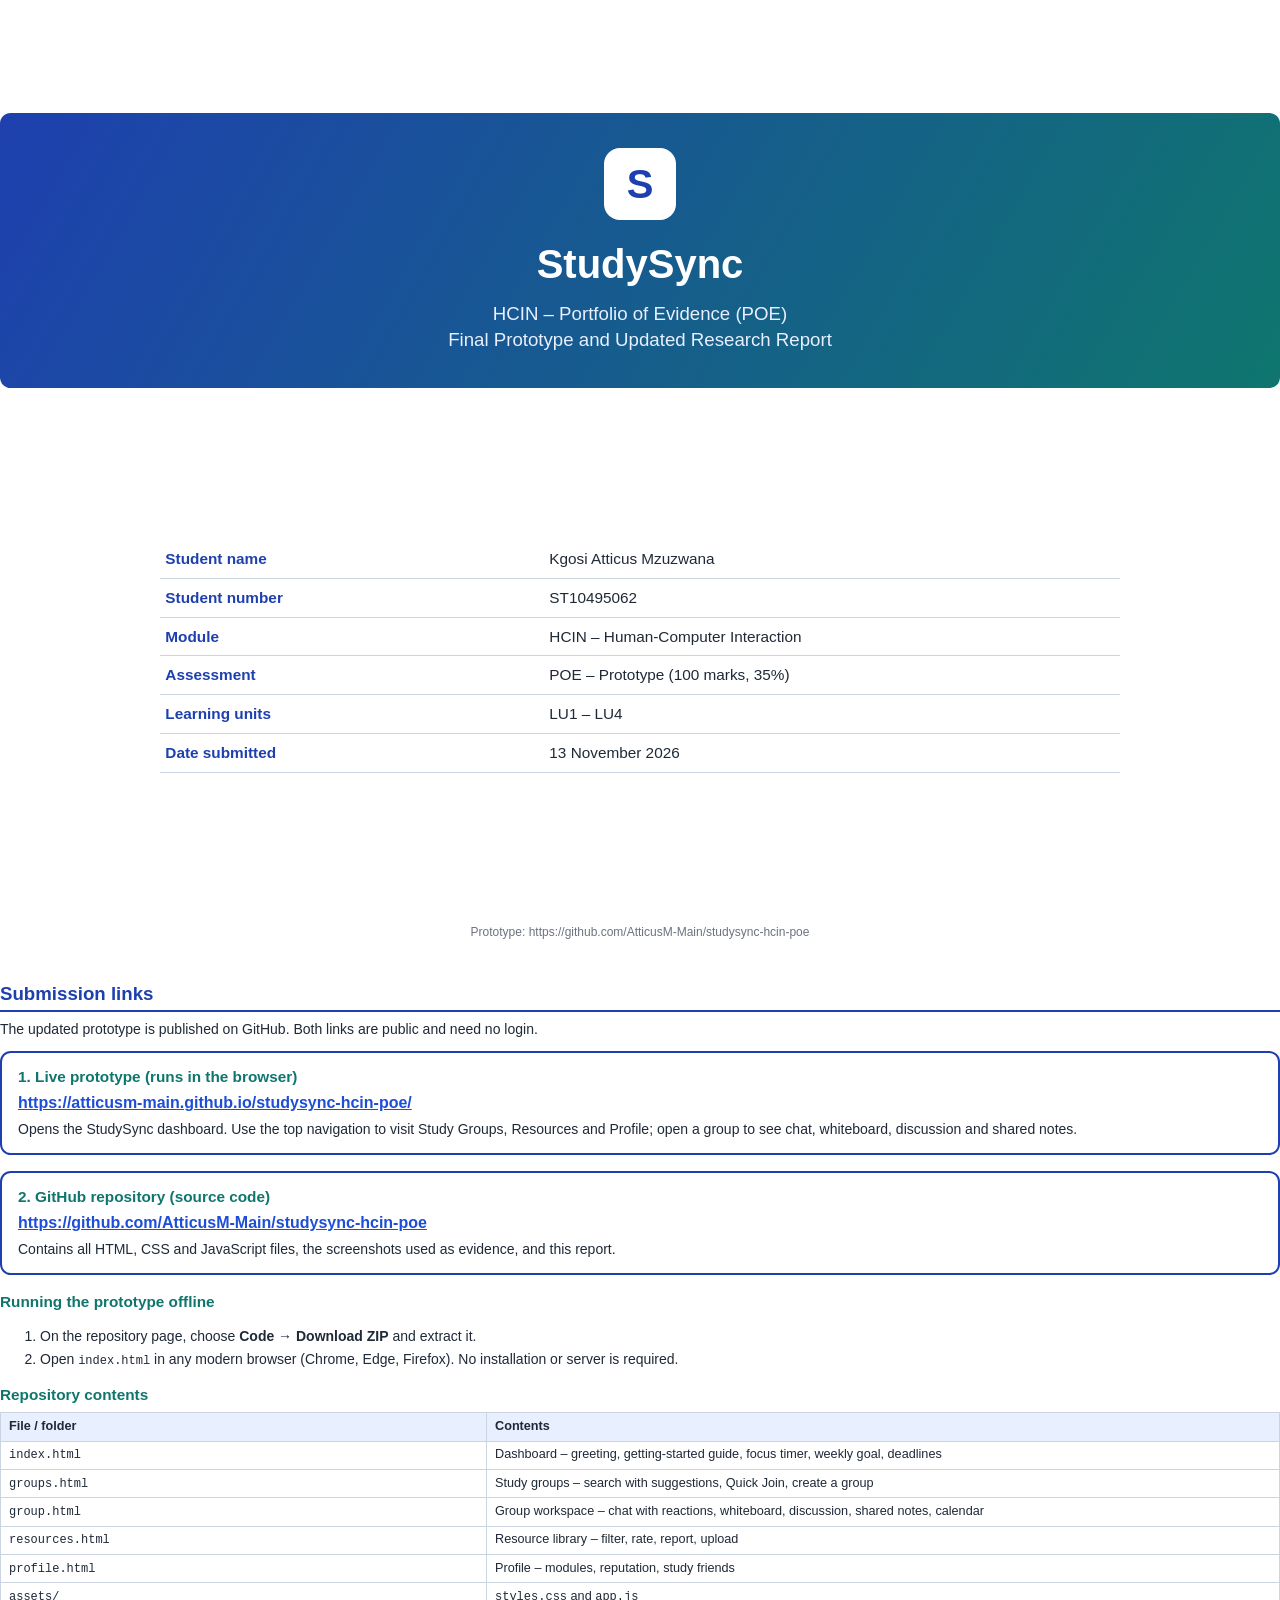
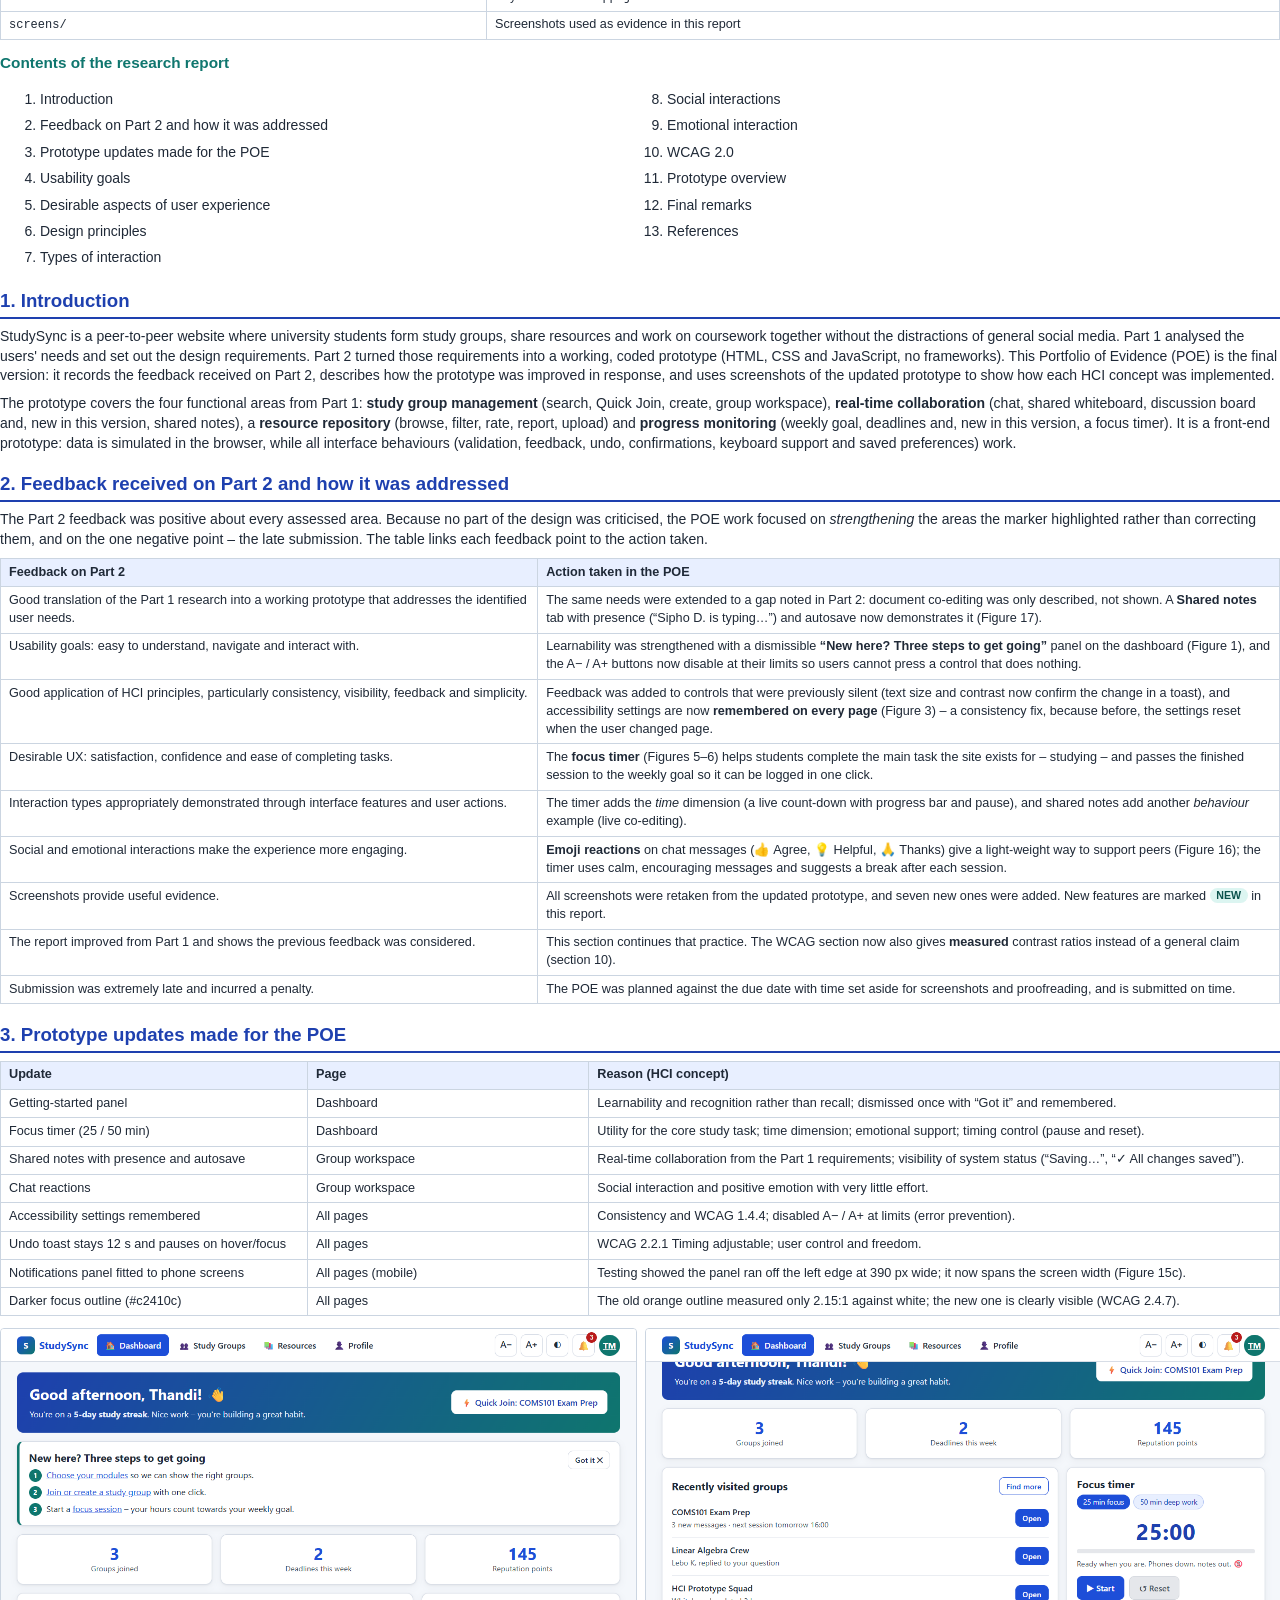
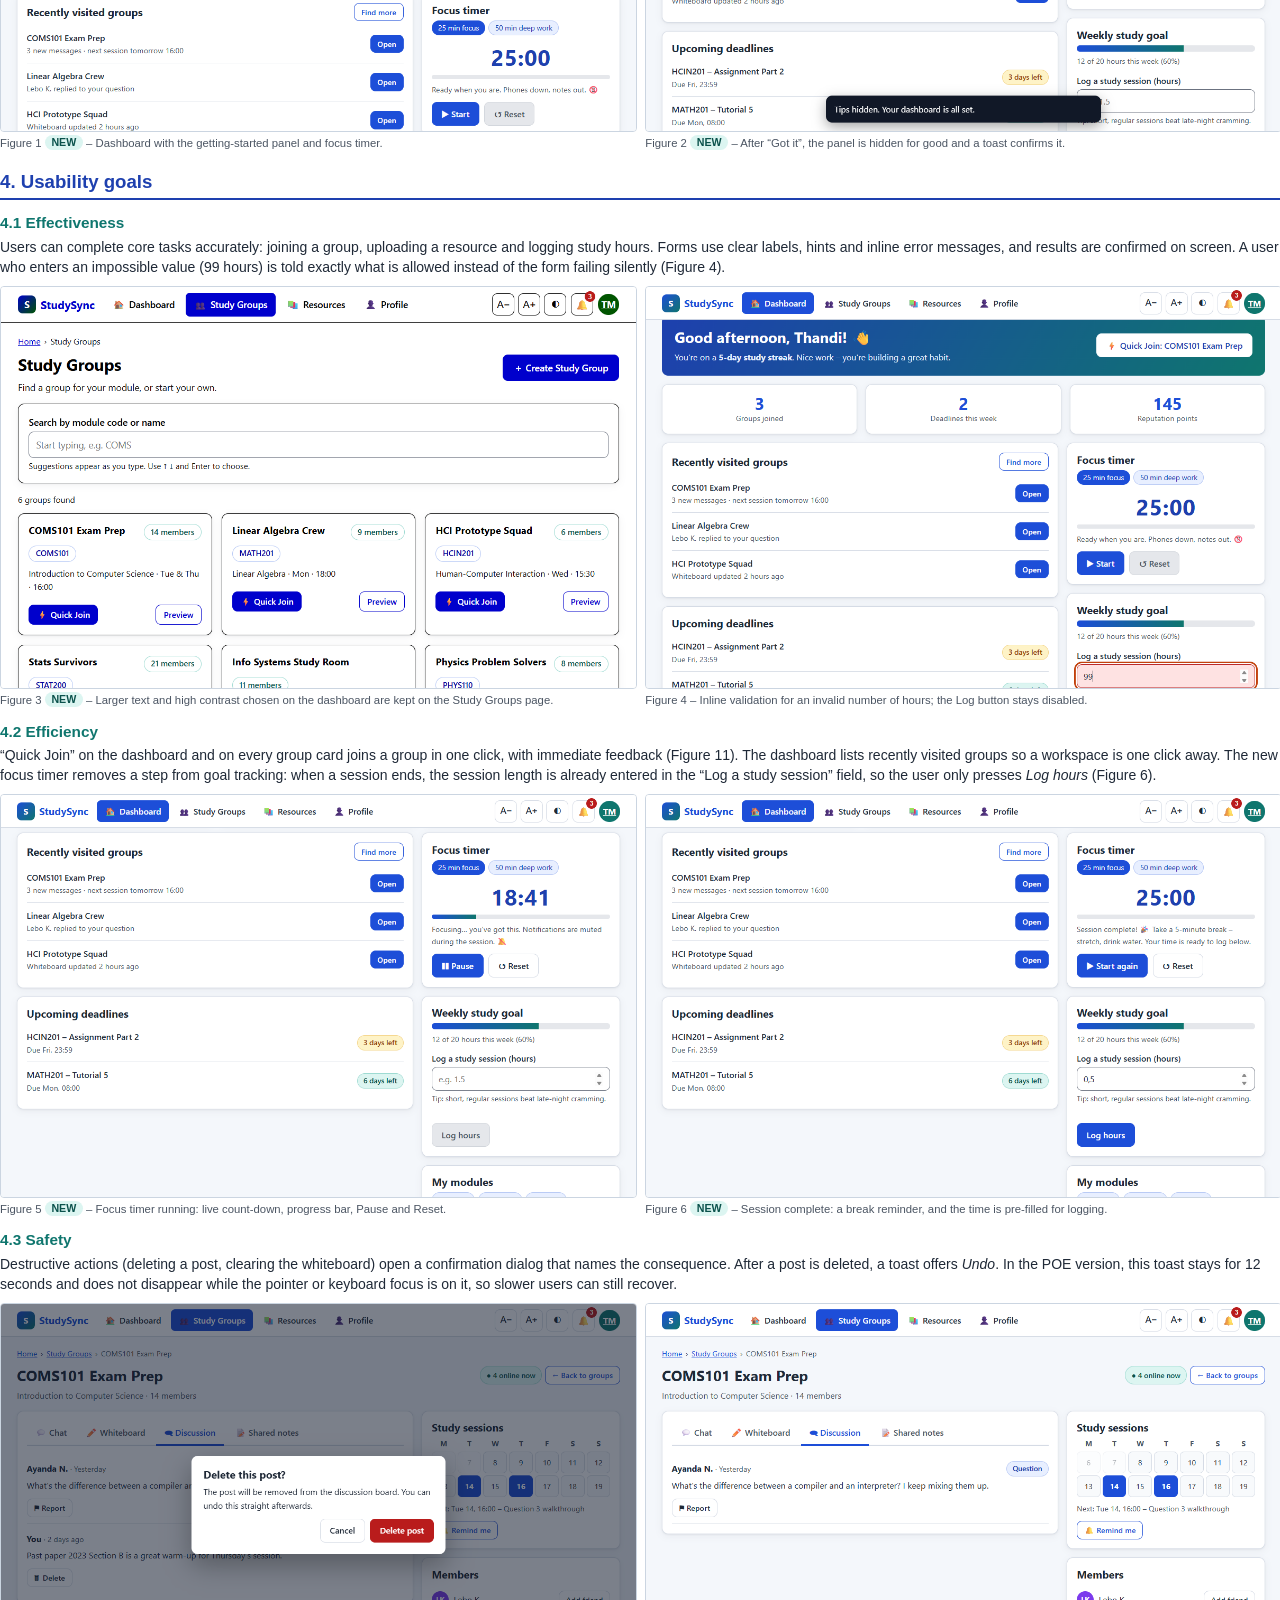
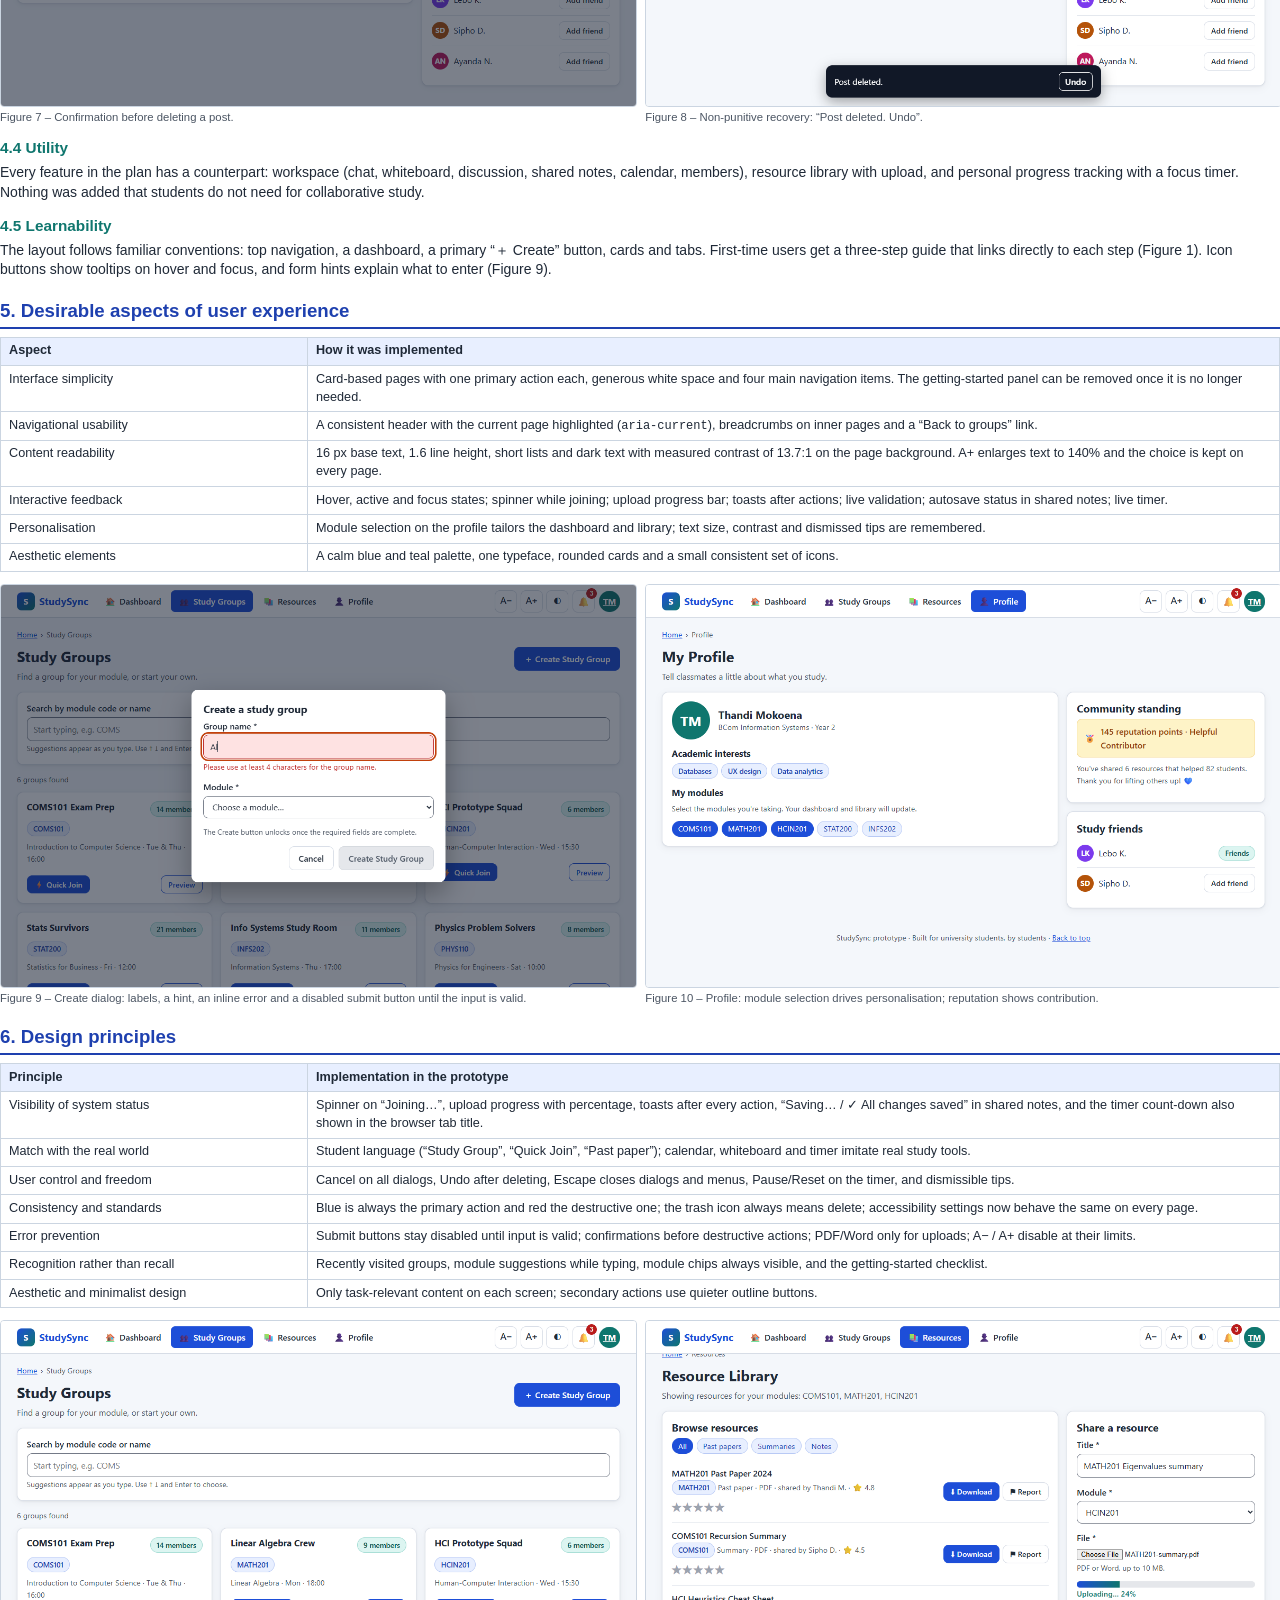
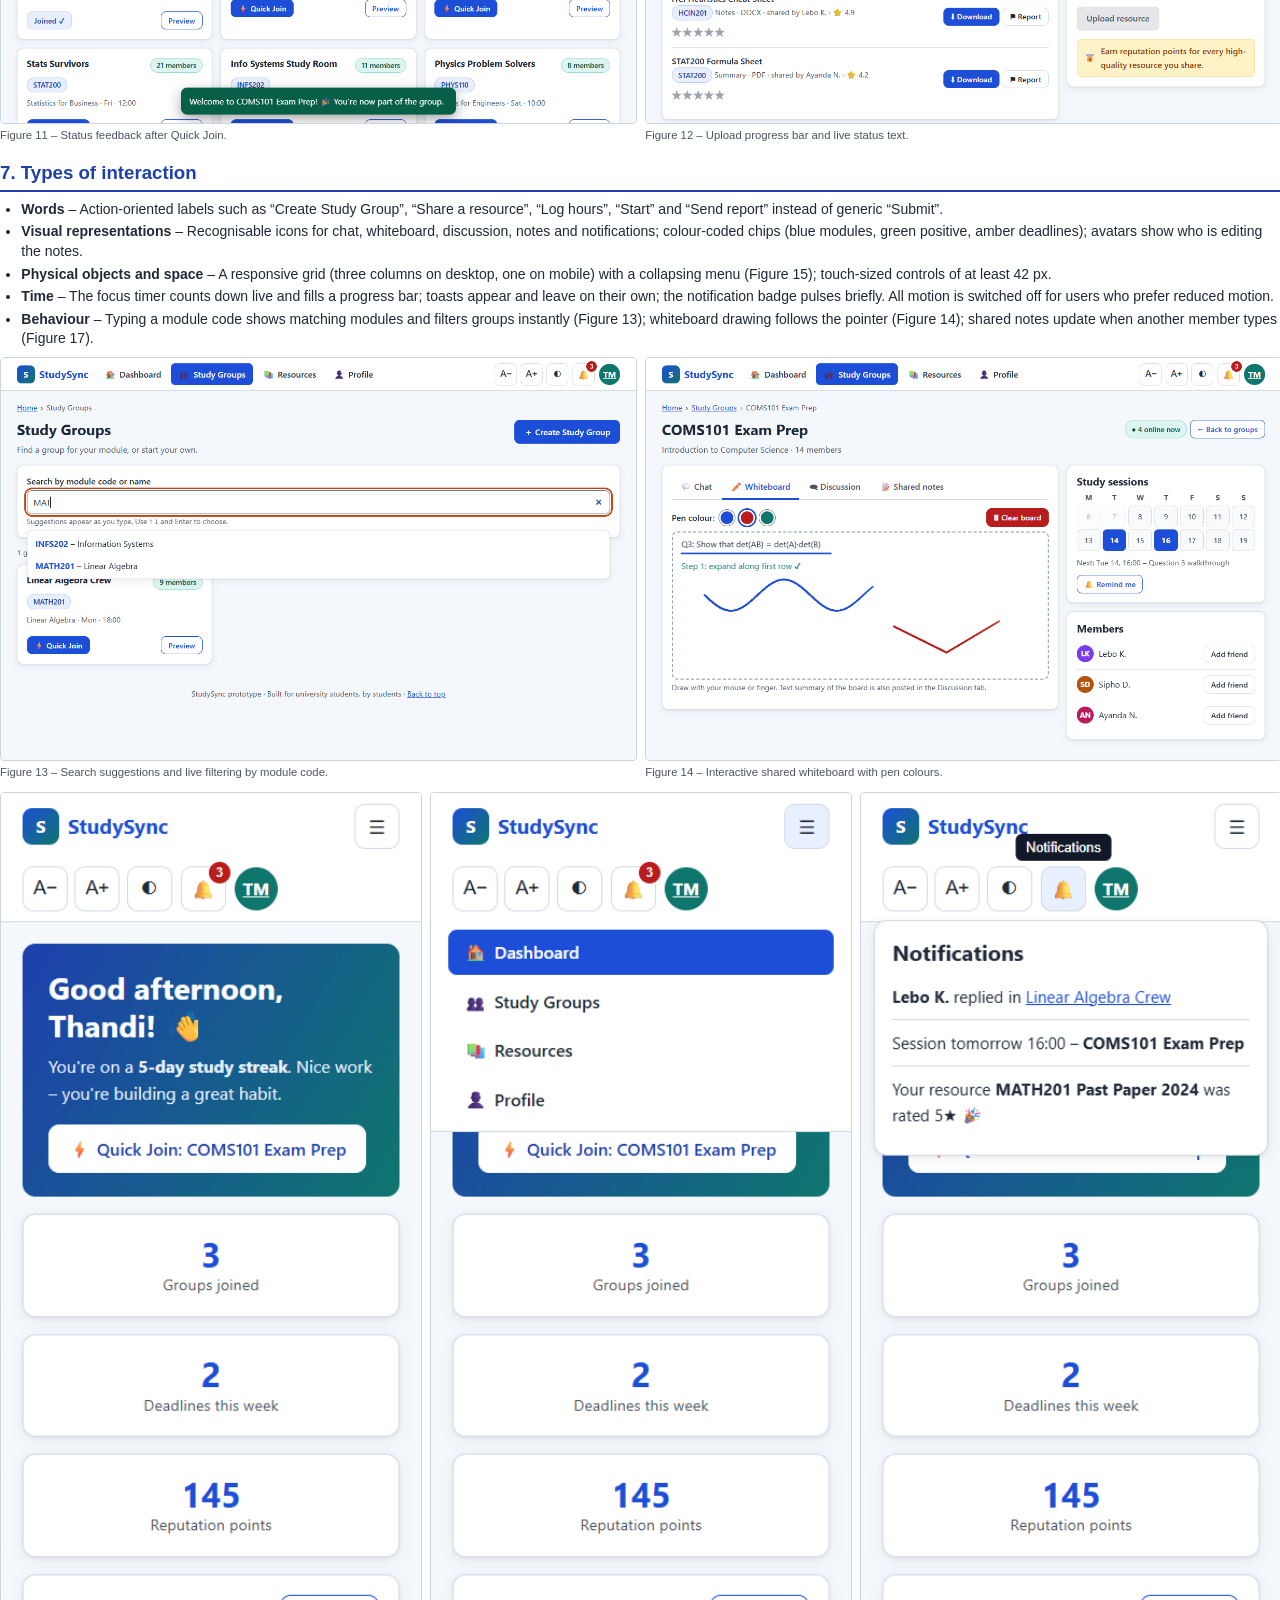
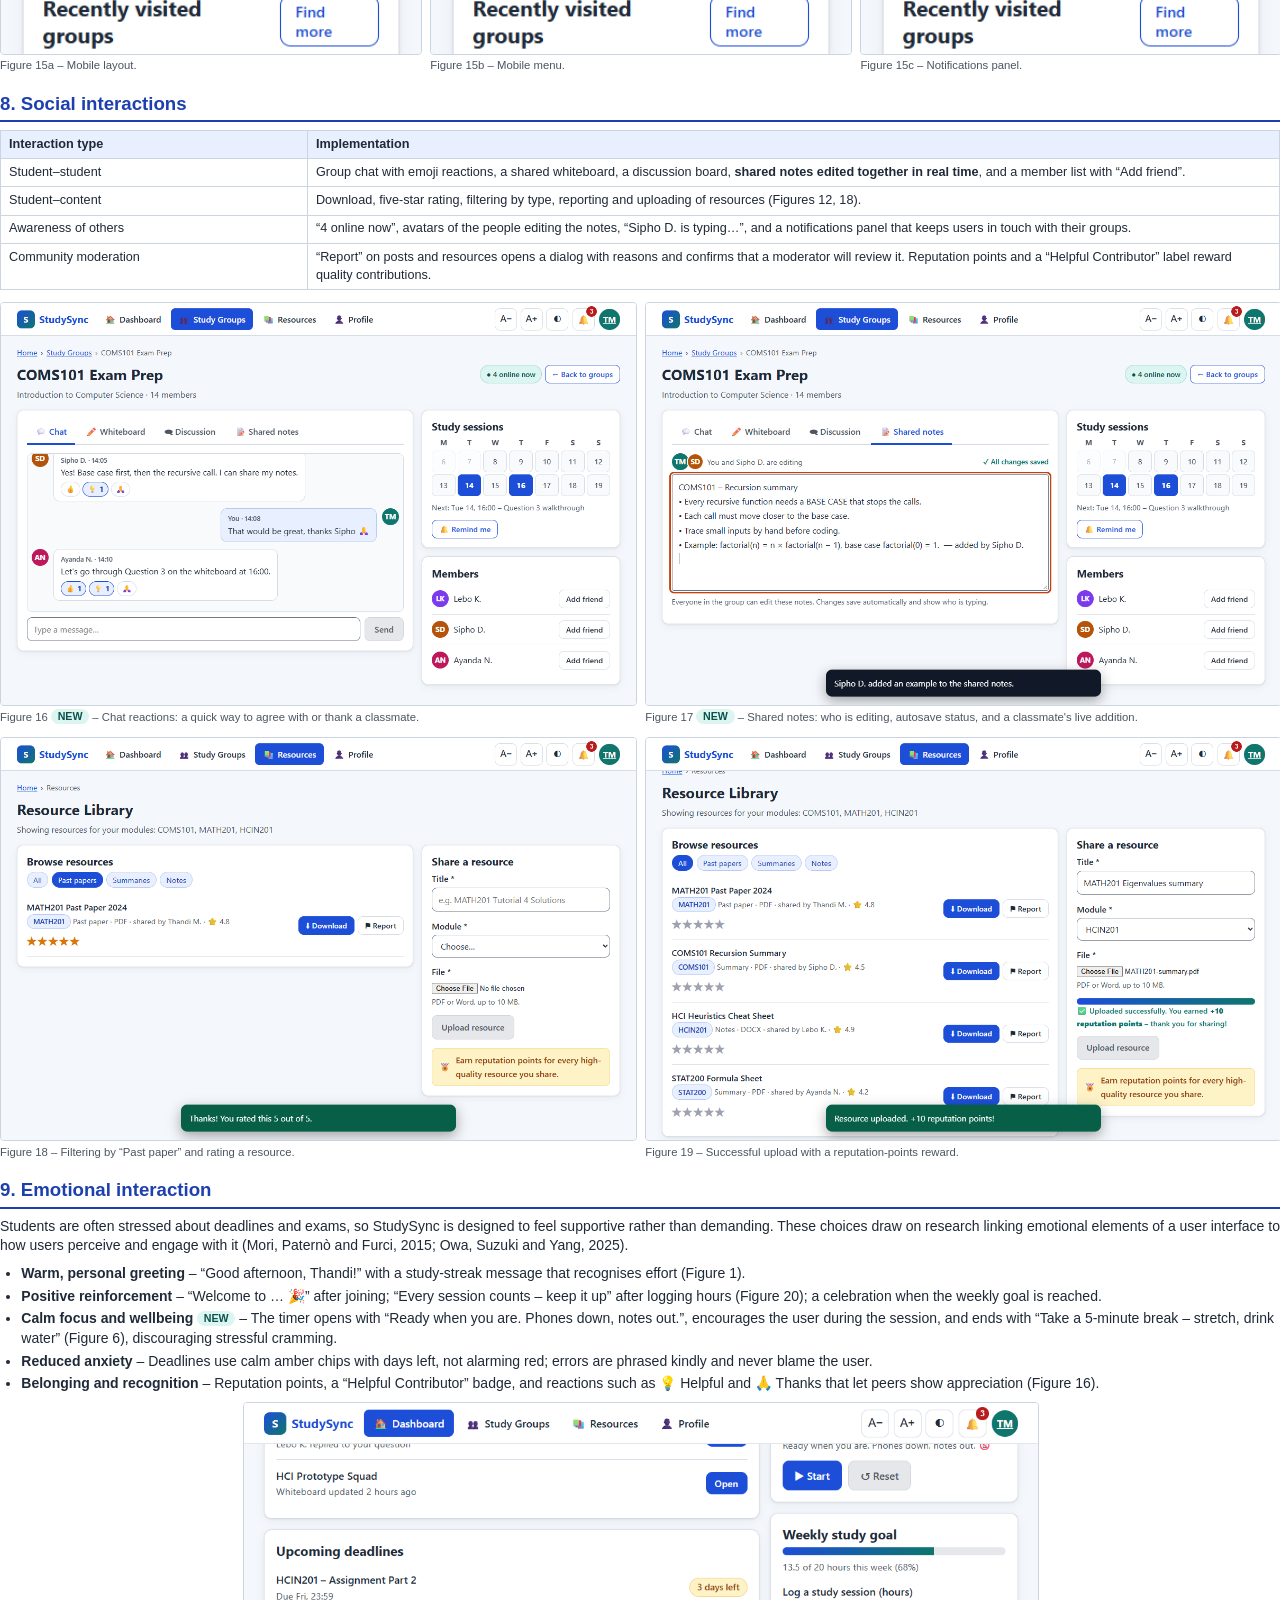
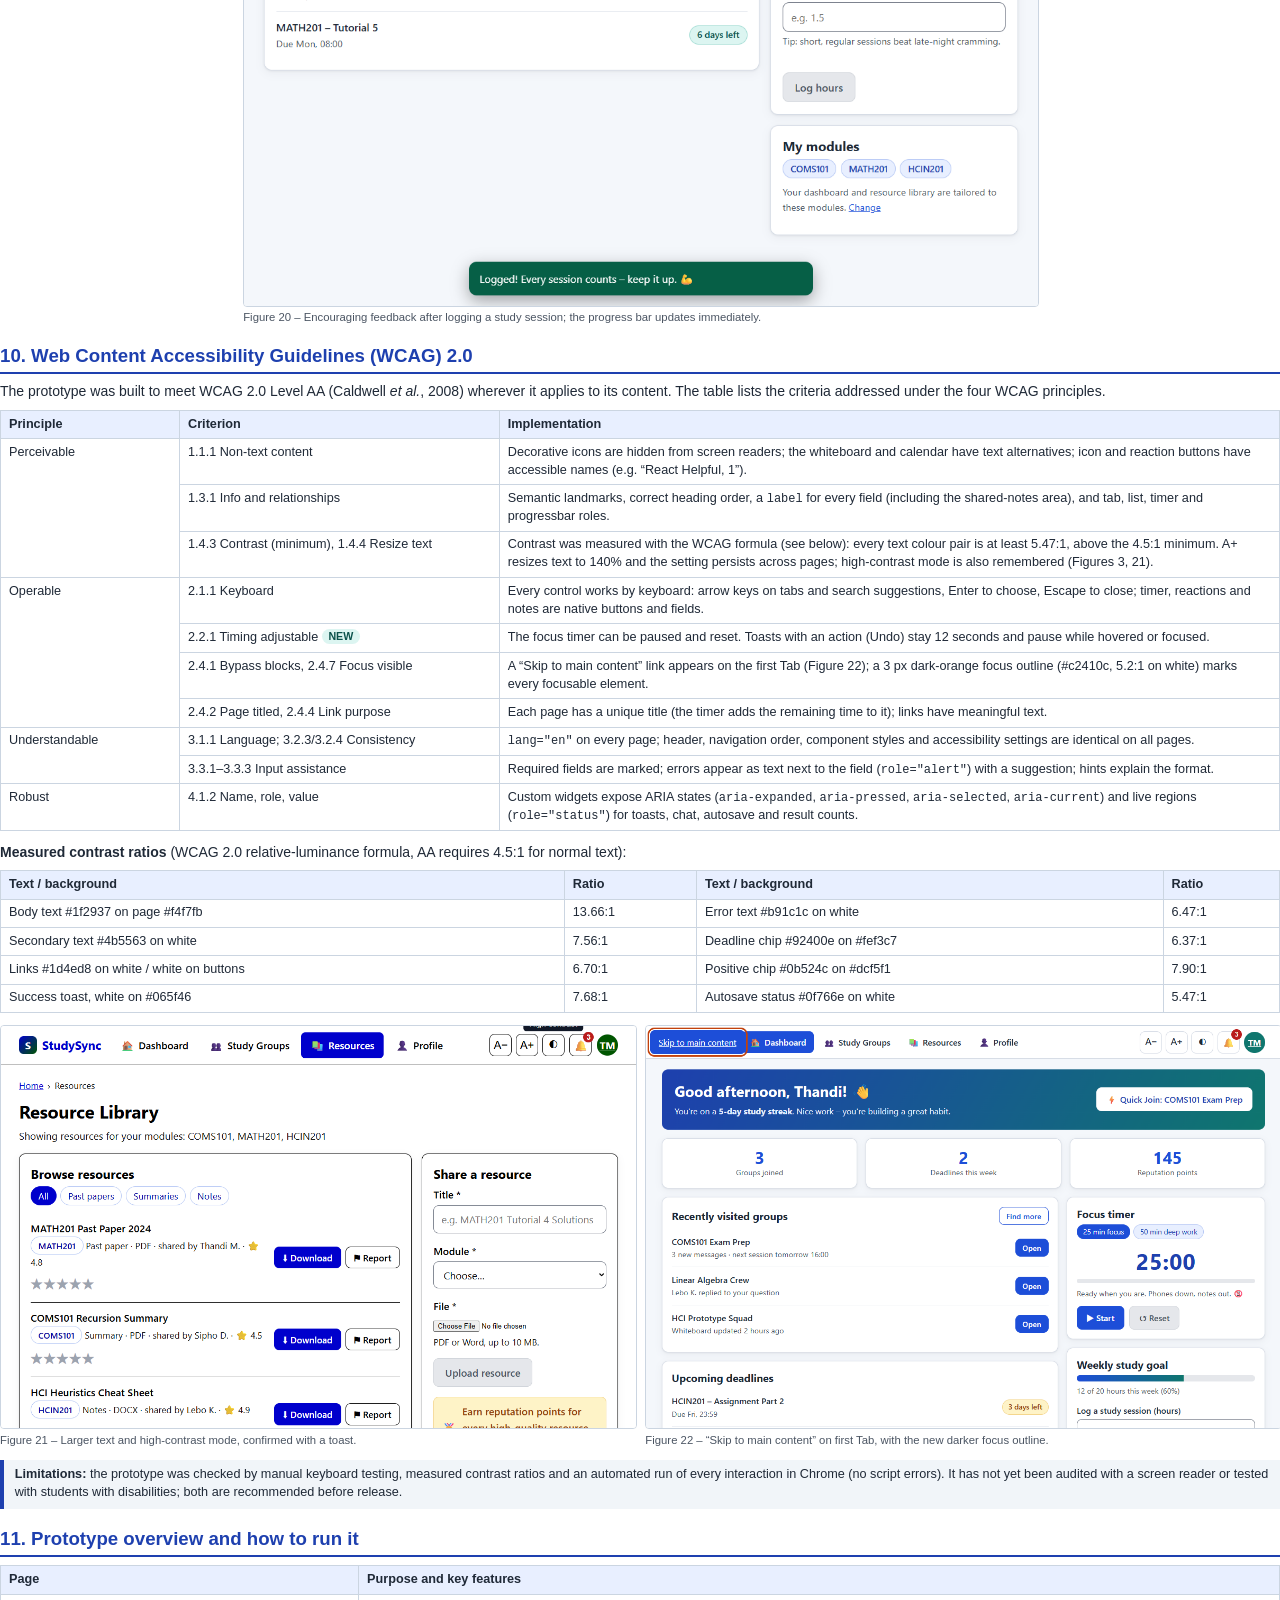
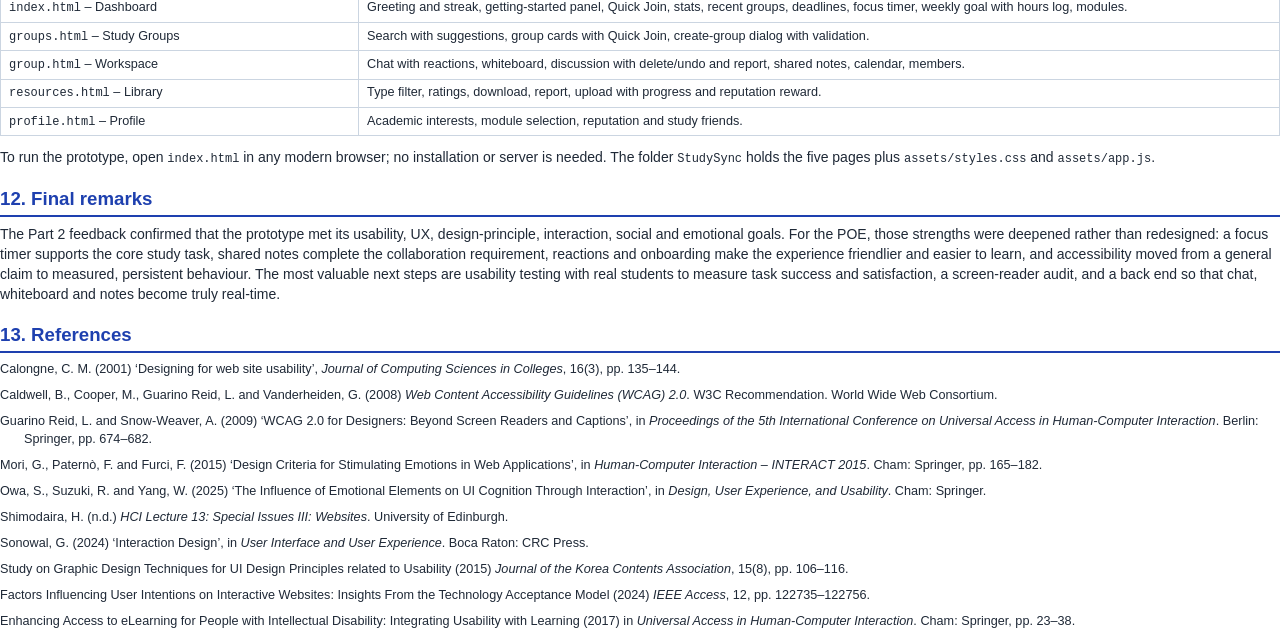
<file: report/submission.html>
<!DOCTYPE html>
<html lang="en">
<head>
<meta charset="utf-8">
<title>HCIN POE Submission – StudySync</title>
<style>
  @page { size: A4; margin: 16mm 15mm 16mm 15mm; }
  body { font-family: "Segoe UI", Arial, sans-serif; font-size: 10.5pt; line-height: 1.42; color: #1f2937; margin: 0; }
  h1 { font-size: 20pt; color: #1e40af; margin: 0 0 4pt; }
  h2 { font-size: 14pt; color: #1e40af; border-bottom: 2px solid #1e40af; padding-bottom: 2pt; margin: 13pt 0 6pt; break-after: avoid; }
  h3 { font-size: 11.5pt; color: #0f766e; margin: 9pt 0 3pt; break-after: avoid; }
  p { margin: 0 0 6pt; }
  .cover { text-align: center; padding-top: 50mm; break-after: page; }
  .cover h1 { font-size: 30pt; }
  .cover .sub { font-size: 14pt; color: #0f766e; margin-bottom: 30pt; }
  .cover .who { font-size: 12pt; line-height: 1.9; }
  .toc { break-after: page; }
  .toc ol { line-height: 1.85; font-size: 11pt; }
  figure { margin: 5pt 0 9pt; break-inside: avoid; }
  figure img { width: 100%; border: 1px solid #cbd5e1; border-radius: 4px; display: block; }
  figcaption { font-size: 8.5pt; color: #4b5563; margin-top: 2pt; }
  .pair { display: grid; grid-template-columns: 1fr 1fr; gap: 8pt; break-inside: avoid; margin: 5pt 0 9pt; }
  .pair figure { margin: 0; }
  .pair.three { grid-template-columns: 1fr 1fr 1fr; }
  .single { width: 62%; margin-left: auto; margin-right: auto; }
  table { border-collapse: collapse; width: 100%; font-size: 9.5pt; margin: 5pt 0 9pt; }
  th, td { border: 1px solid #cbd5e1; padding: 3.5pt 6pt; vertical-align: top; text-align: left; }
  th { background: #e8efff; }
  tr { break-inside: avoid; }
  ul { margin: 2pt 0 6pt 16pt; padding: 0; }
  li { margin-bottom: 2pt; }
  .new { display: inline-block; background: #dcf5f1; color: #0b524c; border-radius: 8pt; padding: 0 5pt; font-size: 8pt; font-weight: 700; vertical-align: 1pt; }
  .note { background: #f1f5f9; border-left: 4px solid #1e40af; padding: 5pt 8pt; margin: 6pt 0 10pt; font-size: 9.5pt; }
  .refs p { padding-left: 18pt; text-indent: -18pt; font-size: 9.5pt; }
  code { font-size: 9pt; }

  .cover2 { break-after: page; height: 255mm; display: flex; flex-direction: column; justify-content: space-between; text-align: center; }
  .cover2 .band { background: linear-gradient(120deg,#1e40af,#0f766e); color:#fff; border-radius: 8pt; padding: 26pt 18pt; margin-top: 30mm; }
  .cover2 .band h1 { color:#fff; font-size: 30pt; margin: 0 0 6pt; }
  .cover2 .band p { color:#e8f0ff; font-size: 14pt; margin: 0; }
  .cover2 .logo { width: 54pt; height: 54pt; border-radius: 12pt; background:#fff; color:#1e40af; font-size: 30pt; font-weight: 700; display:inline-grid; place-items:center; margin-bottom: 12pt; }
  .cover2 table.meta { width: 75%; margin: 0 auto; font-size: 11.5pt; }
  .cover2 table.meta td { border: 0; border-bottom: 1px solid #cbd5e1; padding: 6pt 4pt; }
  .cover2 table.meta td:first-child { font-weight: 700; color:#1e40af; width: 40%; }
  .cover2 .foot { font-size: 9pt; color:#6b7280; margin-bottom: 6mm; }
  .links { break-after: page; }
  .linkbox { border: 2px solid #1e40af; border-radius: 8pt; padding: 10pt 12pt; margin: 8pt 0 12pt; }
  .linkbox h3 { margin-top: 0; }
  .linkbox a { font-size: 12pt; font-weight: 700; color: #1d4ed8; word-break: break-all; }
</style>
</head>
<body>


<section class="cover2">
  <div class="band"><div class="logo">S</div><h1>StudySync</h1><p>HCIN – Portfolio of Evidence (POE)<br>Final Prototype and Updated Research Report</p></div>
  <table class="meta">
    <tr><td>Student name</td><td>Kgosi Atticus Mzuzwana</td></tr>
    <tr><td>Student number</td><td>ST10495062</td></tr>
    <tr><td>Module</td><td>HCIN – Human-Computer Interaction</td></tr>
    <tr><td>Assessment</td><td>POE – Prototype (100 marks, 35%)</td></tr>
    <tr><td>Learning units</td><td>LU1 – LU4</td></tr>
    <tr><td>Date submitted</td><td>13 November 2026</td></tr>
  </table>
  <div class="foot">Prototype: https://github.com/AtticusM-Main/studysync-hcin-poe</div>
</section>
<section class="links">
  <h2>Submission links</h2>
  <p>The updated prototype is published on GitHub. Both links are public and need no login.</p>
  <div class="linkbox"><h3>1. Live prototype (runs in the browser)</h3><a href="https://atticusm-main.github.io/studysync-hcin-poe/">https://atticusm-main.github.io/studysync-hcin-poe/</a>
    <p class="meta" style="margin:4pt 0 0">Opens the StudySync dashboard. Use the top navigation to visit Study Groups, Resources and Profile; open a group to see chat, whiteboard, discussion and shared notes.</p></div>
  <div class="linkbox"><h3>2. GitHub repository (source code)</h3><a href="https://github.com/AtticusM-Main/studysync-hcin-poe">https://github.com/AtticusM-Main/studysync-hcin-poe</a>
    <p class="meta" style="margin:4pt 0 0">Contains all HTML, CSS and JavaScript files, the screenshots used as evidence, and this report.</p></div>
  <h3>Running the prototype offline</h3>
  <ol><li>On the repository page, choose <b>Code → Download ZIP</b> and extract it.</li><li>Open <code>index.html</code> in any modern browser (Chrome, Edge, Firefox). No installation or server is required.</li></ol>
  <h3>Repository contents</h3>
  <table>
    <tr><th style="width:38%">File / folder</th><th>Contents</th></tr>
    <tr><td><code>index.html</code></td><td>Dashboard – greeting, getting-started guide, focus timer, weekly goal, deadlines</td></tr>
    <tr><td><code>groups.html</code></td><td>Study groups – search with suggestions, Quick Join, create a group</td></tr>
    <tr><td><code>group.html</code></td><td>Group workspace – chat with reactions, whiteboard, discussion, shared notes, calendar</td></tr>
    <tr><td><code>resources.html</code></td><td>Resource library – filter, rate, report, upload</td></tr>
    <tr><td><code>profile.html</code></td><td>Profile – modules, reputation, study friends</td></tr>
    <tr><td><code>assets/</code></td><td><code>styles.css</code> and <code>app.js</code></td></tr>
    <tr><td><code>screens/</code></td><td>Screenshots used as evidence in this report</td></tr>
  </table>
  <h3>Contents of the research report</h3>
  <ol style="columns:2;line-height:1.7"><li>Introduction</li><li>Feedback on Part 2 and how it was addressed</li><li>Prototype updates made for the POE</li><li>Usability goals</li><li>Desirable aspects of user experience</li><li>Design principles</li><li>Types of interaction</li><li>Social interactions</li><li>Emotional interaction</li><li>WCAG 2.0</li><li>Prototype overview</li><li>Final remarks</li><li>References</li></ol>
</section>

<h2>1. Introduction</h2>
<p>StudySync is a peer-to-peer website where university students form study groups, share resources and work on coursework together without the distractions of general social media. Part 1 analysed the users' needs and set out the design requirements. Part 2 turned those requirements into a working, coded prototype (HTML, CSS and JavaScript, no frameworks). This Portfolio of Evidence (POE) is the final version: it records the feedback received on Part 2, describes how the prototype was improved in response, and uses screenshots of the updated prototype to show how each HCI concept was implemented.</p>
<p>The prototype covers the four functional areas from Part 1: <b>study group management</b> (search, Quick Join, create, group workspace), <b>real-time collaboration</b> (chat, shared whiteboard, discussion board and, new in this version, shared notes), a <b>resource repository</b> (browse, filter, rate, report, upload) and <b>progress monitoring</b> (weekly goal, deadlines and, new in this version, a focus timer). It is a front-end prototype: data is simulated in the browser, while all interface behaviours (validation, feedback, undo, confirmations, keyboard support and saved preferences) work.</p>

<h2>2. Feedback received on Part 2 and how it was addressed</h2>
<p>The Part 2 feedback was positive about every assessed area. Because no part of the design was criticised, the POE work focused on <i>strengthening</i> the areas the marker highlighted rather than correcting them, and on the one negative point – the late submission. The table links each feedback point to the action taken.</p>
<table>
  <tr><th style="width:42%">Feedback on Part 2</th><th>Action taken in the POE</th></tr>
  <tr><td>Good translation of the Part 1 research into a working prototype that addresses the identified user needs.</td><td>The same needs were extended to a gap noted in Part 2: document co-editing was only described, not shown. A <b>Shared notes</b> tab with presence (“Sipho D. is typing…”) and autosave now demonstrates it (Figure 17).</td></tr>
  <tr><td>Usability goals: easy to understand, navigate and interact with.</td><td>Learnability was strengthened with a dismissible <b>“New here? Three steps to get going”</b> panel on the dashboard (Figure 1), and the A− / A+ buttons now disable at their limits so users cannot press a control that does nothing.</td></tr>
  <tr><td>Good application of HCI principles, particularly consistency, visibility, feedback and simplicity.</td><td>Feedback was added to controls that were previously silent (text size and contrast now confirm the change in a toast), and accessibility settings are now <b>remembered on every page</b> (Figure 3) – a consistency fix, because before, the settings reset when the user changed page.</td></tr>
  <tr><td>Desirable UX: satisfaction, confidence and ease of completing tasks.</td><td>The <b>focus timer</b> (Figures 5–6) helps students complete the main task the site exists for – studying – and passes the finished session to the weekly goal so it can be logged in one click.</td></tr>
  <tr><td>Interaction types appropriately demonstrated through interface features and user actions.</td><td>The timer adds the <i>time</i> dimension (a live count-down with progress bar and pause), and shared notes add another <i>behaviour</i> example (live co-editing).</td></tr>
  <tr><td>Social and emotional interactions make the experience more engaging.</td><td><b>Emoji reactions</b> on chat messages (👍 Agree, 💡 Helpful, 🙏 Thanks) give a light-weight way to support peers (Figure 16); the timer uses calm, encouraging messages and suggests a break after each session.</td></tr>
  <tr><td>Screenshots provide useful evidence.</td><td>All screenshots were retaken from the updated prototype, and seven new ones were added. New features are marked <span class="new">NEW</span> in this report.</td></tr>
  <tr><td>The report improved from Part 1 and shows the previous feedback was considered.</td><td>This section continues that practice. The WCAG section now also gives <b>measured</b> contrast ratios instead of a general claim (section 10).</td></tr>
  <tr><td>Submission was extremely late and incurred a penalty.</td><td>The POE was planned against the due date with time set aside for screenshots and proofreading, and is submitted on time.</td></tr>
</table>

<h2>3. Prototype updates made for the POE</h2>
<table>
  <tr><th style="width:24%">Update</th><th style="width:22%">Page</th><th>Reason (HCI concept)</th></tr>
  <tr><td>Getting-started panel</td><td>Dashboard</td><td>Learnability and recognition rather than recall; dismissed once with “Got it” and remembered.</td></tr>
  <tr><td>Focus timer (25 / 50 min)</td><td>Dashboard</td><td>Utility for the core study task; time dimension; emotional support; timing control (pause and reset).</td></tr>
  <tr><td>Shared notes with presence and autosave</td><td>Group workspace</td><td>Real-time collaboration from the Part 1 requirements; visibility of system status (“Saving…”, “✓ All changes saved”).</td></tr>
  <tr><td>Chat reactions</td><td>Group workspace</td><td>Social interaction and positive emotion with very little effort.</td></tr>
  <tr><td>Accessibility settings remembered</td><td>All pages</td><td>Consistency and WCAG 1.4.4; disabled A− / A+ at limits (error prevention).</td></tr>
  <tr><td>Undo toast stays 12 s and pauses on hover/focus</td><td>All pages</td><td>WCAG 2.2.1 Timing adjustable; user control and freedom.</td></tr>
  <tr><td>Notifications panel fitted to phone screens</td><td>All pages (mobile)</td><td>Testing showed the panel ran off the left edge at 390 px wide; it now spans the screen width (Figure 15c).</td></tr>
  <tr><td>Darker focus outline (#c2410c)</td><td>All pages</td><td>The old orange outline measured only 2.15:1 against white; the new one is clearly visible (WCAG 2.4.7).</td></tr>
</table>
<div class="pair">
  <figure><img src="../screens/01-dashboard.png" alt="Dashboard with getting-started panel and focus timer"><figcaption>Figure 1 <span class="new">NEW</span> – Dashboard with the getting-started panel and focus timer.</figcaption></figure>
  <figure><img src="../screens/26-onboarding-dismissed.png" alt="Dashboard after dismissing the tips"><figcaption>Figure 2 <span class="new">NEW</span> – After “Got it”, the panel is hidden for good and a toast confirms it.</figcaption></figure>
</div>

<h2>4. Usability goals</h2>
<h3>4.1 Effectiveness</h3>
<p>Users can complete core tasks accurately: joining a group, uploading a resource and logging study hours. Forms use clear labels, hints and inline error messages, and results are confirmed on screen. A user who enters an impossible value (99 hours) is told exactly what is allowed instead of the form failing silently (Figure 4).</p>
<div class="pair">
  <figure><img src="../screens/25-settings-remembered.png" alt="Study groups page with larger text and high contrast carried over"><figcaption>Figure 3 <span class="new">NEW</span> – Larger text and high contrast chosen on the dashboard are kept on the Study Groups page.</figcaption></figure>
  <figure><img src="../screens/03-dashboard-validation.png" alt="Inline validation message"><figcaption>Figure 4 – Inline validation for an invalid number of hours; the Log button stays disabled.</figcaption></figure>
</div>
<h3>4.2 Efficiency</h3>
<p>“Quick Join” on the dashboard and on every group card joins a group in one click, with immediate feedback (Figure 11). The dashboard lists recently visited groups so a workspace is one click away. The new focus timer removes a step from goal tracking: when a session ends, the session length is already entered in the “Log a study session” field, so the user only presses <i>Log hours</i> (Figure 6).</p>
<div class="pair">
  <figure><img src="../screens/21-timer-running.png" alt="Focus timer counting down"><figcaption>Figure 5 <span class="new">NEW</span> – Focus timer running: live count-down, progress bar, Pause and Reset.</figcaption></figure>
  <figure><img src="../screens/22-timer-complete.png" alt="Focus session complete"><figcaption>Figure 6 <span class="new">NEW</span> – Session complete: a break reminder, and the time is pre-filled for logging.</figcaption></figure>
</div>
<h3>4.3 Safety</h3>
<p>Destructive actions (deleting a post, clearing the whiteboard) open a confirmation dialog that names the consequence. After a post is deleted, a toast offers <i>Undo</i>. In the POE version, this toast stays for 12 seconds and does not disappear while the pointer or keyboard focus is on it, so slower users can still recover.</p>
<div class="pair">
  <figure><img src="../screens/10-confirm-delete.png" alt="Delete confirmation"><figcaption>Figure 7 – Confirmation before deleting a post.</figcaption></figure>
  <figure><img src="../screens/11-undo-toast.png" alt="Undo toast"><figcaption>Figure 8 – Non-punitive recovery: “Post deleted. Undo”.</figcaption></figure>
</div>
<h3>4.4 Utility</h3>
<p>Every feature in the plan has a counterpart: workspace (chat, whiteboard, discussion, shared notes, calendar, members), resource library with upload, and personal progress tracking with a focus timer. Nothing was added that students do not need for collaborative study.</p>
<h3>4.5 Learnability</h3>
<p>The layout follows familiar conventions: top navigation, a dashboard, a primary “＋ Create” button, cards and tabs. First-time users get a three-step guide that links directly to each step (Figure 1). Icon buttons show tooltips on hover and focus, and form hints explain what to enter (Figure 9).</p>

<h2>5. Desirable aspects of user experience</h2>
<table>
  <tr><th style="width:24%">Aspect</th><th>How it was implemented</th></tr>
  <tr><td>Interface simplicity</td><td>Card-based pages with one primary action each, generous white space and four main navigation items. The getting-started panel can be removed once it is no longer needed.</td></tr>
  <tr><td>Navigational usability</td><td>A consistent header with the current page highlighted (<code>aria-current</code>), breadcrumbs on inner pages and a “Back to groups” link.</td></tr>
  <tr><td>Content readability</td><td>16 px base text, 1.6 line height, short lists and dark text with measured contrast of 13.7:1 on the page background. A+ enlarges text to 140% and the choice is kept on every page.</td></tr>
  <tr><td>Interactive feedback</td><td>Hover, active and focus states; spinner while joining; upload progress bar; toasts after actions; live validation; autosave status in shared notes; live timer.</td></tr>
  <tr><td>Personalisation</td><td>Module selection on the profile tailors the dashboard and library; text size, contrast and dismissed tips are remembered.</td></tr>
  <tr><td>Aesthetic elements</td><td>A calm blue and teal palette, one typeface, rounded cards and a small consistent set of icons.</td></tr>
</table>
<div class="pair">
  <figure><img src="../screens/07-create-dialog.png" alt="Create group dialog"><figcaption>Figure 9 – Create dialog: labels, a hint, an inline error and a disabled submit button until the input is valid.</figcaption></figure>
  <figure><img src="../screens/16-profile.png" alt="Profile page"><figcaption>Figure 10 – Profile: module selection drives personalisation; reputation shows contribution.</figcaption></figure>
</div>

<h2>6. Design principles</h2>
<table>
  <tr><th style="width:24%">Principle</th><th>Implementation in the prototype</th></tr>
  <tr><td>Visibility of system status</td><td>Spinner on “Joining…”, upload progress with percentage, toasts after every action, “Saving… / ✓ All changes saved” in shared notes, and the timer count-down also shown in the browser tab title.</td></tr>
  <tr><td>Match with the real world</td><td>Student language (“Study Group”, “Quick Join”, “Past paper”); calendar, whiteboard and timer imitate real study tools.</td></tr>
  <tr><td>User control and freedom</td><td>Cancel on all dialogs, Undo after deleting, Escape closes dialogs and menus, Pause/Reset on the timer, and dismissible tips.</td></tr>
  <tr><td>Consistency and standards</td><td>Blue is always the primary action and red the destructive one; the trash icon always means delete; accessibility settings now behave the same on every page.</td></tr>
  <tr><td>Error prevention</td><td>Submit buttons stay disabled until input is valid; confirmations before destructive actions; PDF/Word only for uploads; A− / A+ disable at their limits.</td></tr>
  <tr><td>Recognition rather than recall</td><td>Recently visited groups, module suggestions while typing, module chips always visible, and the getting-started checklist.</td></tr>
  <tr><td>Aesthetic and minimalist design</td><td>Only task-relevant content on each screen; secondary actions use quieter outline buttons.</td></tr>
</table>
<div class="pair">
  <figure><img src="../screens/06-quick-join.png" alt="Quick join feedback"><figcaption>Figure 11 – Status feedback after Quick Join.</figcaption></figure>
  <figure><img src="../screens/14-upload-progress.png" alt="Upload progress"><figcaption>Figure 12 – Upload progress bar and live status text.</figcaption></figure>
</div>

<h2>7. Types of interaction</h2>
<ul>
  <li><b>Words</b> – Action-oriented labels such as “Create Study Group”, “Share a resource”, “Log hours”, “Start” and “Send report” instead of generic “Submit”.</li>
  <li><b>Visual representations</b> – Recognisable icons for chat, whiteboard, discussion, notes and notifications; colour-coded chips (blue modules, green positive, amber deadlines); avatars show who is editing the notes.</li>
  <li><b>Physical objects and space</b> – A responsive grid (three columns on desktop, one on mobile) with a collapsing menu (Figure 15); touch-sized controls of at least 42 px.</li>
  <li><b>Time</b> – The focus timer counts down live and fills a progress bar; toasts appear and leave on their own; the notification badge pulses briefly. All motion is switched off for users who prefer reduced motion.</li>
  <li><b>Behaviour</b> – Typing a module code shows matching modules and filters groups instantly (Figure 13); whiteboard drawing follows the pointer (Figure 14); shared notes update when another member types (Figure 17).</li>
</ul>
<div class="pair">
  <figure><img src="../screens/05-groups-search.png" alt="Search suggestions"><figcaption>Figure 13 – Search suggestions and live filtering by module code.</figcaption></figure>
  <figure><img src="../screens/09-whiteboard.png" alt="Whiteboard"><figcaption>Figure 14 – Interactive shared whiteboard with pen colours.</figcaption></figure>
</div>
<div class="pair three">
  <figure><img src="../screens/18-mobile.png" alt="Mobile layout"><figcaption>Figure 15a – Mobile layout.</figcaption></figure>
  <figure><img src="../screens/19-mobile-menu.png" alt="Mobile menu"><figcaption>Figure 15b – Mobile menu.</figcaption></figure>
  <figure><img src="../screens/27-mobile-notifications.png" alt="Notifications panel on mobile"><figcaption>Figure 15c – Notifications panel.</figcaption></figure>
</div>

<h2>8. Social interactions</h2>
<table>
  <tr><th style="width:24%">Interaction type</th><th>Implementation</th></tr>
  <tr><td>Student–student</td><td>Group chat with emoji reactions, a shared whiteboard, a discussion board, <b>shared notes edited together in real time</b>, and a member list with “Add friend”.</td></tr>
  <tr><td>Student–content</td><td>Download, five-star rating, filtering by type, reporting and uploading of resources (Figures 12, 18).</td></tr>
  <tr><td>Awareness of others</td><td>“4 online now”, avatars of the people editing the notes, “Sipho D. is typing…”, and a notifications panel that keeps users in touch with their groups.</td></tr>
  <tr><td>Community moderation</td><td>“Report” on posts and resources opens a dialog with reasons and confirms that a moderator will review it. Reputation points and a “Helpful Contributor” label reward quality contributions.</td></tr>
</table>
<div class="pair">
  <figure><img src="../screens/24-chat-reactions.png" alt="Chat with reactions"><figcaption>Figure 16 <span class="new">NEW</span> – Chat reactions: a quick way to agree with or thank a classmate.</figcaption></figure>
  <figure><img src="../screens/23-shared-notes.png" alt="Shared notes"><figcaption>Figure 17 <span class="new">NEW</span> – Shared notes: who is editing, autosave status, and a classmate's live addition.</figcaption></figure>
</div>
<div class="pair">
  <figure><img src="../screens/13-resource-filter-rating.png" alt="Filter and rating"><figcaption>Figure 18 – Filtering by “Past paper” and rating a resource.</figcaption></figure>
  <figure><img src="../screens/15-upload-done.png" alt="Upload complete"><figcaption>Figure 19 – Successful upload with a reputation-points reward.</figcaption></figure>
</div>

<h2>9. Emotional interaction</h2>
<p>Students are often stressed about deadlines and exams, so StudySync is designed to feel supportive rather than demanding. These choices draw on research linking emotional elements of a user interface to how users perceive and engage with it (Mori, Paternò and Furci, 2015; Owa, Suzuki and Yang, 2025).</p>
<ul>
  <li><b>Warm, personal greeting</b> – “Good afternoon, Thandi!” with a study-streak message that recognises effort (Figure 1).</li>
  <li><b>Positive reinforcement</b> – “Welcome to … 🎉” after joining; “Every session counts – keep it up” after logging hours (Figure 20); a celebration when the weekly goal is reached.</li>
  <li><b>Calm focus and wellbeing</b> <span class="new">NEW</span> – The timer opens with “Ready when you are. Phones down, notes out.”, encourages the user during the session, and ends with “Take a 5-minute break – stretch, drink water” (Figure 6), discouraging stressful cramming.</li>
  <li><b>Reduced anxiety</b> – Deadlines use calm amber chips with days left, not alarming red; errors are phrased kindly and never blame the user.</li>
  <li><b>Belonging and recognition</b> – Reputation points, a “Helpful Contributor” badge, and reactions such as 💡 Helpful and 🙏 Thanks that let peers show appreciation (Figure 16).</li>
</ul>
<figure class="single"><img src="../screens/02-dashboard-logged.png" alt="Encouraging feedback after logging"><figcaption>Figure 20 – Encouraging feedback after logging a study session; the progress bar updates immediately.</figcaption></figure>

<h2>10. Web Content Accessibility Guidelines (WCAG) 2.0</h2>
<p>The prototype was built to meet WCAG 2.0 Level AA (Caldwell <i>et al.</i>, 2008) wherever it applies to its content. The table lists the criteria addressed under the four WCAG principles.</p>
<table>
  <tr><th style="width:14%">Principle</th><th style="width:25%">Criterion</th><th>Implementation</th></tr>
  <tr><td rowspan="3">Perceivable</td><td>1.1.1 Non-text content</td><td>Decorative icons are hidden from screen readers; the whiteboard and calendar have text alternatives; icon and reaction buttons have accessible names (e.g. “React Helpful, 1”).</td></tr>
  <tr><td>1.3.1 Info and relationships</td><td>Semantic landmarks, correct heading order, a <code>label</code> for every field (including the shared-notes area), and tab, list, timer and progressbar roles.</td></tr>
  <tr><td>1.4.3 Contrast (minimum), 1.4.4 Resize text</td><td>Contrast was measured with the WCAG formula (see below): every text colour pair is at least 5.47:1, above the 4.5:1 minimum. A+ resizes text to 140% and the setting persists across pages; high-contrast mode is also remembered (Figures 3, 21).</td></tr>
  <tr><td rowspan="4">Operable</td><td>2.1.1 Keyboard</td><td>Every control works by keyboard: arrow keys on tabs and search suggestions, Enter to choose, Escape to close; timer, reactions and notes are native buttons and fields.</td></tr>
  <tr><td>2.2.1 Timing adjustable <span class="new">NEW</span></td><td>The focus timer can be paused and reset. Toasts with an action (Undo) stay 12 seconds and pause while hovered or focused.</td></tr>
  <tr><td>2.4.1 Bypass blocks, 2.4.7 Focus visible</td><td>A “Skip to main content” link appears on the first Tab (Figure 22); a 3 px dark-orange focus outline (#c2410c, 5.2:1 on white) marks every focusable element.</td></tr>
  <tr><td>2.4.2 Page titled, 2.4.4 Link purpose</td><td>Each page has a unique title (the timer adds the remaining time to it); links have meaningful text.</td></tr>
  <tr><td rowspan="2">Understandable</td><td>3.1.1 Language; 3.2.3/3.2.4 Consistency</td><td><code>lang="en"</code> on every page; header, navigation order, component styles and accessibility settings are identical on all pages.</td></tr>
  <tr><td>3.3.1–3.3.3 Input assistance</td><td>Required fields are marked; errors appear as text next to the field (<code>role="alert"</code>) with a suggestion; hints explain the format.</td></tr>
  <tr><td>Robust</td><td>4.1.2 Name, role, value</td><td>Custom widgets expose ARIA states (<code>aria-expanded</code>, <code>aria-pressed</code>, <code>aria-selected</code>, <code>aria-current</code>) and live regions (<code>role="status"</code>) for toasts, chat, autosave and result counts.</td></tr>
</table>
<p><b>Measured contrast ratios</b> (WCAG 2.0 relative-luminance formula, AA requires 4.5:1 for normal text):</p>
<table>
  <tr><th>Text / background</th><th>Ratio</th><th>Text / background</th><th>Ratio</th></tr>
  <tr><td>Body text #1f2937 on page #f4f7fb</td><td>13.66:1</td><td>Error text #b91c1c on white</td><td>6.47:1</td></tr>
  <tr><td>Secondary text #4b5563 on white</td><td>7.56:1</td><td>Deadline chip #92400e on #fef3c7</td><td>6.37:1</td></tr>
  <tr><td>Links #1d4ed8 on white / white on buttons</td><td>6.70:1</td><td>Positive chip #0b524c on #dcf5f1</td><td>7.90:1</td></tr>
  <tr><td>Success toast, white on #065f46</td><td>7.68:1</td><td>Autosave status #0f766e on white</td><td>5.47:1</td></tr>
</table>
<div class="pair">
  <figure><img src="../screens/17-accessibility.png" alt="Accessibility mode"><figcaption>Figure 21 – Larger text and high-contrast mode, confirmed with a toast.</figcaption></figure>
  <figure><img src="../screens/20-skip-link-focus.png" alt="Skip link"><figcaption>Figure 22 – “Skip to main content” on first Tab, with the new darker focus outline.</figcaption></figure>
</div>
<p class="note"><b>Limitations:</b> the prototype was checked by manual keyboard testing, measured contrast ratios and an automated run of every interaction in Chrome (no script errors). It has not yet been audited with a screen reader or tested with students with disabilities; both are recommended before release.</p>

<h2>11. Prototype overview and how to run it</h2>
<table>
  <tr><th style="width:28%">Page</th><th>Purpose and key features</th></tr>
  <tr><td><code>index.html</code> – Dashboard</td><td>Greeting and streak, getting-started panel, Quick Join, stats, recent groups, deadlines, focus timer, weekly goal with hours log, modules.</td></tr>
  <tr><td><code>groups.html</code> – Study Groups</td><td>Search with suggestions, group cards with Quick Join, create-group dialog with validation.</td></tr>
  <tr><td><code>group.html</code> – Workspace</td><td>Chat with reactions, whiteboard, discussion with delete/undo and report, shared notes, calendar, members.</td></tr>
  <tr><td><code>resources.html</code> – Library</td><td>Type filter, ratings, download, report, upload with progress and reputation reward.</td></tr>
  <tr><td><code>profile.html</code> – Profile</td><td>Academic interests, module selection, reputation and study friends.</td></tr>
</table>
<p>To run the prototype, open <code>index.html</code> in any modern browser; no installation or server is needed. The folder <code>StudySync</code> holds the five pages plus <code>assets/styles.css</code> and <code>assets/app.js</code>.</p>

<h2>12. Final remarks</h2>
<p>The Part 2 feedback confirmed that the prototype met its usability, UX, design-principle, interaction, social and emotional goals. For the POE, those strengths were deepened rather than redesigned: a focus timer supports the core study task, shared notes complete the collaboration requirement, reactions and onboarding make the experience friendlier and easier to learn, and accessibility moved from a general claim to measured, persistent behaviour. The most valuable next steps are usability testing with real students to measure task success and satisfaction, a screen-reader audit, and a back end so that chat, whiteboard and notes become truly real-time.</p>

<h2>13. References</h2>
<div class="refs">
<p>Calongne, C. M. (2001) ‘Designing for web site usability’, <i>Journal of Computing Sciences in Colleges</i>, 16(3), pp. 135–144.</p>
<p>Caldwell, B., Cooper, M., Guarino Reid, L. and Vanderheiden, G. (2008) <i>Web Content Accessibility Guidelines (WCAG) 2.0</i>. W3C Recommendation. World Wide Web Consortium.</p>
<p>Guarino Reid, L. and Snow-Weaver, A. (2009) ‘WCAG 2.0 for Designers: Beyond Screen Readers and Captions’, in <i>Proceedings of the 5th International Conference on Universal Access in Human-Computer Interaction</i>. Berlin: Springer, pp. 674–682.</p>
<p>Mori, G., Paternò, F. and Furci, F. (2015) ‘Design Criteria for Stimulating Emotions in Web Applications’, in <i>Human-Computer Interaction – INTERACT 2015</i>. Cham: Springer, pp. 165–182.</p>
<p>Owa, S., Suzuki, R. and Yang, W. (2025) ‘The Influence of Emotional Elements on UI Cognition Through Interaction’, in <i>Design, User Experience, and Usability</i>. Cham: Springer.</p>
<p>Shimodaira, H. (n.d.) <i>HCI Lecture 13: Special Issues III: Websites</i>. University of Edinburgh.</p>
<p>Sonowal, G. (2024) ‘Interaction Design’, in <i>User Interface and User Experience</i>. Boca Raton: CRC Press.</p>
<p>Study on Graphic Design Techniques for UI Design Principles related to Usability (2015) <i>Journal of the Korea Contents Association</i>, 15(8), pp. 106–116.</p>
<p>Factors Influencing User Intentions on Interactive Websites: Insights From the Technology Acceptance Model (2024) <i>IEEE Access</i>, 12, pp. 122735–122756.</p>
<p>Enhancing Access to eLearning for People with Intellectual Disability: Integrating Usability with Learning (2017) in <i>Universal Access in Human-Computer Interaction</i>. Cham: Springer, pp. 23–38.</p>
</div>
</body>
</html>
</file>
<file: assets/styles.css>
:root {
  --bg: #f4f7fb;
  --surface: #ffffff;
  --text: #1f2937;
  --muted: #4b5563;
  --border: #d5dbe5;
  --primary: #1d4ed8;
  --primary-dark: #1e40af;
  --primary-soft: #e8efff;
  --accent: #0f766e;
  --accent-soft: #dcf5f1;
  --warn: #92400e;
  --warn-soft: #fef3c7;
  --danger: #b91c1c;
  --danger-soft: #fee2e2;
  --radius: 12px;
  --shadow: 0 1px 3px rgba(15, 23, 42, .08), 0 4px 14px rgba(15, 23, 42, .05);
  --font-scale: 1;
}

body.high-contrast {
  --bg: #ffffff;
  --text: #000000;
  --muted: #111111;
  --border: #000000;
  --primary: #0000cc;
  --primary-dark: #000099;
  --primary-soft: #ffffff;
  --accent: #005500;
  --accent-soft: #ffffff;
}

* { box-sizing: border-box; }

html { font-size: calc(100% * var(--font-scale)); }

body {
  margin: 0;
  font-family: "Segoe UI", system-ui, -apple-system, Arial, sans-serif;
  line-height: 1.6;
  color: var(--text);
  background: var(--bg);
}

h1, h2, h3 { line-height: 1.25; margin: 0 0 .5rem; }
h1 { font-size: 1.75rem; }
h2 { font-size: 1.25rem; }
h3 { font-size: 1.05rem; }
p { margin: 0 0 .75rem; }
a { color: var(--primary); }
a:hover { color: var(--primary-dark); }

:focus-visible {
  outline: 3px solid #c2410c;
  outline-offset: 2px;
  border-radius: 4px;
}

.skip-link {
  position: absolute;
  left: 8px;
  top: -60px;
  background: var(--primary);
  color: #fff;
  padding: .6rem 1rem;
  border-radius: 8px;
  z-index: 100;
}
.skip-link:focus { top: 8px; }

.sr-only {
  position: absolute !important;
  width: 1px; height: 1px;
  overflow: hidden;
  clip: rect(0 0 0 0);
  white-space: nowrap;
}

/* Header and navigation */
.site-header {
  background: var(--surface);
  border-bottom: 1px solid var(--border);
  position: sticky;
  top: 0;
  z-index: 20;
}
.header-inner {
  max-width: 1180px;
  margin: 0 auto;
  padding: .6rem 1.25rem;
  display: flex;
  align-items: center;
  gap: 1rem;
}
.brand {
  display: flex; align-items: center; gap: .5rem;
  font-weight: 700; font-size: 1.2rem;
  color: var(--primary); text-decoration: none;
}
.brand-mark {
  width: 34px; height: 34px; border-radius: 9px;
  background: linear-gradient(135deg, var(--primary), var(--accent));
  color: #fff; display: grid; place-items: center; font-size: 1rem;
}
.main-nav { flex: 1; }
.main-nav ul { list-style: none; display: flex; gap: .25rem; margin: 0; padding: 0; flex-wrap: wrap; }
.main-nav a {
  display: flex; align-items: center; gap: .4rem;
  padding: .5rem .9rem; border-radius: 8px;
  text-decoration: none; color: var(--text); font-weight: 500;
}
.main-nav a:hover { background: var(--primary-soft); }
.main-nav a[aria-current="page"] { background: var(--primary); color: #fff; }
.header-tools { display: flex; align-items: center; gap: .5rem; }
.menu-toggle { display: none; }

.icon-btn {
  position: relative;
  background: transparent; border: 1px solid var(--border);
  border-radius: 10px; width: 42px; height: 42px;
  cursor: pointer; font-size: 1.1rem; color: var(--text);
}
.icon-btn:hover { background: var(--primary-soft); }
.badge-dot {
  position: absolute; top: -5px; right: -5px;
  background: var(--danger); color: #fff;
  min-width: 20px; height: 20px; border-radius: 10px;
  font-size: .75rem; font-weight: 700; display: grid; place-items: center;
  animation: pulse 2.4s ease-in-out 3;
}
@keyframes pulse {
  0%, 100% { transform: scale(1); }
  50% { transform: scale(1.25); }
}
.avatar {
  width: 40px; height: 40px; border-radius: 50%;
  background: var(--accent); color: #fff; font-weight: 700;
  display: inline-grid; place-items: center; flex-shrink: 0;
}
.avatar.sm { width: 32px; height: 32px; font-size: .85rem; }
.avatar.c2 { background: #7c3aed; }
.avatar.c3 { background: #b45309; }
.avatar.c4 { background: #be185d; }

.popover {
  position: absolute; right: 0; top: 52px;
  width: min(340px, 92vw);
  background: var(--surface); border: 1px solid var(--border);
  border-radius: var(--radius); box-shadow: var(--shadow);
  padding: 1rem; z-index: 30;
}
.popover ul { list-style: none; margin: 0; padding: 0; }
.popover li { padding: .55rem 0; border-bottom: 1px solid var(--border); font-size: .95rem; }
.popover li:last-child { border-bottom: 0; }
.tool-wrap { position: relative; }

/* Layout */
main { max-width: 1180px; margin: 0 auto; padding: 1.25rem; }
.breadcrumb { font-size: .9rem; color: var(--muted); margin-bottom: .75rem; }
.breadcrumb ol { list-style: none; display: flex; gap: .4rem; padding: 0; margin: 0; flex-wrap: wrap; }
.breadcrumb li + li::before { content: "›"; margin-right: .4rem; }
.page-head { display: flex; justify-content: space-between; align-items: flex-start; gap: 1rem; flex-wrap: wrap; margin-bottom: 1rem; }
.page-head p { color: var(--muted); margin: 0; }

.grid { display: grid; gap: 1rem; }
.grid.cols-3 { grid-template-columns: repeat(3, 1fr); }
.grid.cols-2 { grid-template-columns: repeat(2, 1fr); }
.layout-2 { display: grid; grid-template-columns: 2fr 1fr; gap: 1rem; align-items: start; }

.card {
  background: var(--surface);
  border: 1px solid var(--border);
  border-radius: var(--radius);
  padding: 1.1rem;
  box-shadow: var(--shadow);
}
.card h2 { display: flex; justify-content: space-between; align-items: center; gap: .5rem; }

.welcome {
  background: linear-gradient(120deg, #1e40af, #0f766e);
  color: #fff; border-radius: var(--radius);
  padding: 1.4rem 1.5rem; margin-bottom: 1rem;
  display: flex; justify-content: space-between; gap: 1rem; flex-wrap: wrap; align-items: center;
}
.welcome p { margin: 0; color: #e8f0ff; }
.welcome .btn { background: #fff; color: var(--primary-dark); border-color: #fff; }
.welcome .btn:hover { background: #e8efff; }

/* Buttons */
.btn {
  display: inline-flex; align-items: center; justify-content: center; gap: .4rem;
  padding: .55rem 1.1rem; min-height: 42px;
  border-radius: 10px; border: 1px solid var(--primary);
  background: var(--primary); color: #fff;
  font: inherit; font-weight: 600; cursor: pointer; text-decoration: none;
  transition: background .15s, transform .1s;
}
.btn:hover { background: var(--primary-dark); color: #fff; }
.btn:active { transform: translateY(1px); }
.btn.secondary { background: var(--surface); color: var(--primary); }
.btn.secondary:hover { background: var(--primary-soft); color: var(--primary-dark); }
.btn.danger { background: var(--danger); border-color: var(--danger); }
.btn.danger:hover { background: #991b1b; }
.btn.ghost { background: transparent; color: var(--text); border-color: var(--border); }
.btn.ghost:hover { background: var(--primary-soft); }
.btn.small { min-height: 34px; padding: .3rem .8rem; font-size: .9rem; }
.btn[disabled] { background: #e5e7eb; border-color: #d1d5db; color: #4b5563; cursor: not-allowed; }

/* Tooltips */
[data-tip] { position: relative; }
[data-tip]::after {
  content: attr(data-tip);
  position: absolute; bottom: calc(100% + 6px); left: 50%;
  transform: translateX(-50%);
  background: #111827; color: #fff;
  padding: .3rem .6rem; border-radius: 6px;
  font-size: .8rem; font-weight: 500; white-space: nowrap;
  opacity: 0; pointer-events: none; transition: opacity .15s; z-index: 40;
}
[data-tip]:hover::after, [data-tip]:focus-visible::after { opacity: 1; }

/* Forms */
.field { margin-bottom: .9rem; }
label, .label { display: block; font-weight: 600; margin-bottom: .25rem; }
.hint { font-size: .88rem; color: var(--muted); margin-top: .2rem; }
input[type="text"], input[type="search"], input[type="number"], select, textarea {
  width: 100%; padding: .55rem .75rem; min-height: 42px;
  border: 1px solid #6b7280; border-radius: 10px;
  font: inherit; background: #fff; color: var(--text);
}
textarea { min-height: 90px; resize: vertical; }
input[aria-invalid="true"] { border-color: var(--danger); background: var(--danger-soft); }
.error-msg { color: var(--danger); font-size: .9rem; margin-top: .2rem; min-height: 1.2em; }
.ok-msg { color: var(--accent); font-size: .9rem; font-weight: 600; }
.form-actions { display: flex; gap: .6rem; justify-content: flex-end; flex-wrap: wrap; }

.search-wrap { position: relative; }
.suggestions {
  position: absolute; left: 0; right: 0; top: 100%;
  background: #fff; border: 1px solid var(--border);
  border-radius: 10px; box-shadow: var(--shadow);
  list-style: none; margin: 4px 0 0; padding: .25rem; z-index: 15;
}
.suggestions li { padding: .5rem .7rem; border-radius: 8px; cursor: pointer; }
.suggestions li[aria-selected="true"], .suggestions li:hover { background: var(--primary-soft); }
.suggestions b { color: var(--primary); }

.chips { display: flex; gap: .4rem; flex-wrap: wrap; }
.chip {
  display: inline-flex; align-items: center; gap: .3rem;
  background: var(--primary-soft); color: var(--primary-dark);
  border: 1px solid #b6c8f5; border-radius: 999px;
  padding: .15rem .7rem; font-size: .85rem; font-weight: 600;
}
.chip.green { background: var(--accent-soft); color: #0b524c; border-color: #9edbd2; }
.chip.amber { background: var(--warn-soft); color: var(--warn); border-color: #f4d58a; }
.filter-chip { cursor: pointer; font: inherit; font-size: .9rem; }
.filter-chip[aria-pressed="true"] { background: var(--primary); color: #fff; border-color: var(--primary); }

/* Lists and items */
.list { list-style: none; margin: 0; padding: 0; }
.list li { padding: .7rem 0; border-bottom: 1px solid var(--border); display: flex; gap: .75rem; align-items: center; justify-content: space-between; }
.list li:last-child { border-bottom: 0; }
.item-title { font-weight: 600; }
.meta { color: var(--muted); font-size: .9rem; }

.progress { background: #e5e7eb; border-radius: 999px; height: 12px; overflow: hidden; }
.progress > span { display: block; height: 100%; background: linear-gradient(90deg, var(--primary), var(--accent)); transition: width .5s; }

.stat { text-align: center; }
.stat .num { font-size: 2rem; font-weight: 700; color: var(--primary); line-height: 1.1; }

.group-card { display: flex; flex-direction: column; gap: .5rem; }
.group-card .row { display: flex; justify-content: space-between; gap: .5rem; align-items: center; flex-wrap: wrap; }

.stars { display: inline-flex; flex-direction: row-reverse; gap: .1rem; }
.stars input { position: absolute; opacity: 0; }
.stars label { margin: 0; cursor: pointer; font-size: 1.4rem; color: #9ca3af; }
.stars input:checked ~ label, .stars label:hover, .stars label:hover ~ label { color: #d97706; }
.stars input:focus-visible + label { outline: 3px solid #c2410c; border-radius: 4px; }

/* Tabs */
.tabs { display: flex; gap: .25rem; border-bottom: 2px solid var(--border); margin-bottom: 1rem; flex-wrap: wrap; }
.tabs button {
  background: none; border: 0; padding: .6rem 1rem; font: inherit; font-weight: 600;
  cursor: pointer; color: var(--muted); border-bottom: 3px solid transparent; margin-bottom: -2px;
}
.tabs button[aria-selected="true"] { color: var(--primary); border-bottom-color: var(--primary); }
.tabs button:hover { color: var(--primary-dark); }
[role="tabpanel"][hidden] { display: none; }

/* Chat */
.chat-log { height: 300px; overflow-y: auto; padding: .5rem; background: #f8fafc; border: 1px solid var(--border); border-radius: 10px; }
.msg { display: flex; gap: .6rem; margin-bottom: .8rem; }
.msg .bubble { background: #fff; border: 1px solid var(--border); border-radius: 12px; padding: .5rem .8rem; max-width: 80%; }
.msg.me { flex-direction: row-reverse; }
.msg.me .bubble { background: var(--primary-soft); border-color: #b6c8f5; }
.msg .who { font-size: .8rem; color: var(--muted); font-weight: 600; }
.chat-form { display: flex; gap: .5rem; margin-top: .6rem; }
.chat-form input { flex: 1; }

.whiteboard { width: 100%; height: 280px; background: #fff; border: 2px dashed #94a3b8; border-radius: 10px; touch-action: none; cursor: crosshair; display: block; }
.wb-tools { display: flex; gap: .5rem; align-items: center; margin-bottom: .6rem; flex-wrap: wrap; }
.swatch { width: 30px; height: 30px; border-radius: 50%; border: 3px solid #fff; box-shadow: 0 0 0 1px #6b7280; cursor: pointer; }
.swatch[aria-pressed="true"] { box-shadow: 0 0 0 3px var(--primary); }

.calendar { display: grid; grid-template-columns: repeat(7, 1fr); gap: 4px; text-align: center; }
.calendar .dow { font-weight: 700; font-size: .85rem; color: var(--muted); }
.calendar .day { padding: .5rem 0; border-radius: 8px; background: #f8fafc; border: 1px solid var(--border); font-size: .9rem; }
.calendar .day.event { background: var(--primary); color: #fff; font-weight: 700; border-color: var(--primary); }
.calendar .day.muted { opacity: .4; }

.post { border-bottom: 1px solid var(--border); padding: .8rem 0; }
.post:last-child { border-bottom: 0; }
.post-head { display: flex; justify-content: space-between; gap: .5rem; align-items: center; margin-bottom: .3rem; flex-wrap: wrap; }
.post-actions { display: flex; gap: .4rem; margin-top: .4rem; flex-wrap: wrap; }

/* Dialog and toast */
dialog { border: 0; border-radius: var(--radius); padding: 1.4rem; width: min(480px, 92vw); box-shadow: 0 20px 50px rgba(0,0,0,.3); color: var(--text); }
dialog::backdrop { background: rgba(15, 23, 42, .55); }
.toast-area { position: fixed; bottom: 1rem; left: 50%; transform: translateX(-50%); z-index: 60; display: grid; gap: .5rem; width: min(520px, 92vw); }
.toast {
  background: #111827; color: #fff; padding: .8rem 1rem; border-radius: 12px;
  display: flex; align-items: center; justify-content: space-between; gap: 1rem;
  box-shadow: 0 8px 24px rgba(0,0,0,.35);
  animation: slide-up .3s ease-out;
}
.toast.success { background: #065f46; }
.toast button { background: transparent; border: 1px solid #fff; color: #fff; border-radius: 8px; padding: .25rem .7rem; font: inherit; cursor: pointer; font-weight: 600; }
@keyframes slide-up { from { transform: translateY(16px); opacity: 0; } to { transform: none; opacity: 1; } }

.loading { display: inline-block; width: 18px; height: 18px; border: 3px solid #cbd5e1; border-top-color: var(--primary); border-radius: 50%; animation: spin .8s linear infinite; vertical-align: middle; }
@keyframes spin { to { transform: rotate(360deg); } }

.reputation { display: flex; align-items: center; gap: .6rem; background: var(--warn-soft); border: 1px solid #f4d58a; border-radius: 10px; padding: .6rem .8rem; color: var(--warn); font-weight: 600; }

.icon-btn[disabled] { opacity: .45; cursor: not-allowed; }

/* POE additions: onboarding, focus timer, shared notes, reactions */
.onboard { display: flex; justify-content: space-between; align-items: flex-start; gap: 1rem; margin-bottom: 1rem; border-left: 5px solid var(--accent); }
.steps { list-style: none; margin: 0; padding: 0; display: grid; gap: .35rem; }
.step-n { display: inline-grid; place-items: center; width: 24px; height: 24px; border-radius: 50%; background: var(--accent); color: #fff; font-size: .8rem; font-weight: 700; margin-right: .3rem; }
.mode-chip { cursor: pointer; font: inherit; font-size: .85rem; }
.mode-chip[aria-pressed="true"] { background: var(--primary); color: #fff; border-color: var(--primary); }
.timer-mode { display: flex; gap: .4rem; flex-wrap: wrap; margin-bottom: .5rem; }
.timer-face { font-size: 2.6rem; font-weight: 700; text-align: center; color: var(--primary-dark); font-variant-numeric: tabular-nums; letter-spacing: .03em; }
.small-bar { height: 8px; margin-bottom: .5rem; }
.presence { display: flex; align-items: center; gap: .4rem; flex-wrap: wrap; margin-bottom: .5rem; }
.presence .avatar + .avatar { margin-left: -10px; border: 2px solid var(--surface); }
.save-state { margin-left: auto; font-size: .85rem; color: var(--accent); font-weight: 600; }
.save-state.busy { color: var(--muted); }
.notes-area { min-height: 220px; font-family: inherit; line-height: 1.7; }
.reactions { display: flex; gap: .3rem; margin-top: .35rem; }
.react { background: var(--surface); border: 1px solid var(--border); border-radius: 999px; padding: .05rem .5rem; font: inherit; font-size: .85rem; cursor: pointer; min-height: 28px; min-width: 36px; }
.react:hover { background: var(--primary-soft); }
.react[aria-pressed="true"] { background: var(--primary-soft); border-color: var(--primary); color: var(--primary-dark); font-weight: 700; }

.a11y-bar { display: flex; gap: .4rem; }
.site-footer { text-align: center; color: var(--muted); font-size: .9rem; padding: 1.5rem 1rem 2.5rem; }

@media (max-width: 900px) {
  .grid.cols-3 { grid-template-columns: 1fr 1fr; }
  .layout-2 { grid-template-columns: 1fr; }
}
@media (max-width: 640px) {
  .grid.cols-3, .grid.cols-2 { grid-template-columns: 1fr; }
  .menu-toggle { display: inline-block; }
  .main-nav { display: none; position: absolute; top: 100%; left: 0; right: 0; background: var(--surface); border-bottom: 1px solid var(--border); padding: .5rem 1rem; }
  .main-nav.open { display: block; }
  .main-nav ul { flex-direction: column; }
  .header-inner { flex-wrap: wrap; }
  .brand { flex: 1; }
  .popover { position: fixed; left: 12px; right: 12px; top: 118px; width: auto; }
}
@media (prefers-reduced-motion: reduce) {
  *, *::before, *::after { animation: none !important; transition: none !important; }
}

[hidden] { display: none !important; }
</file>
